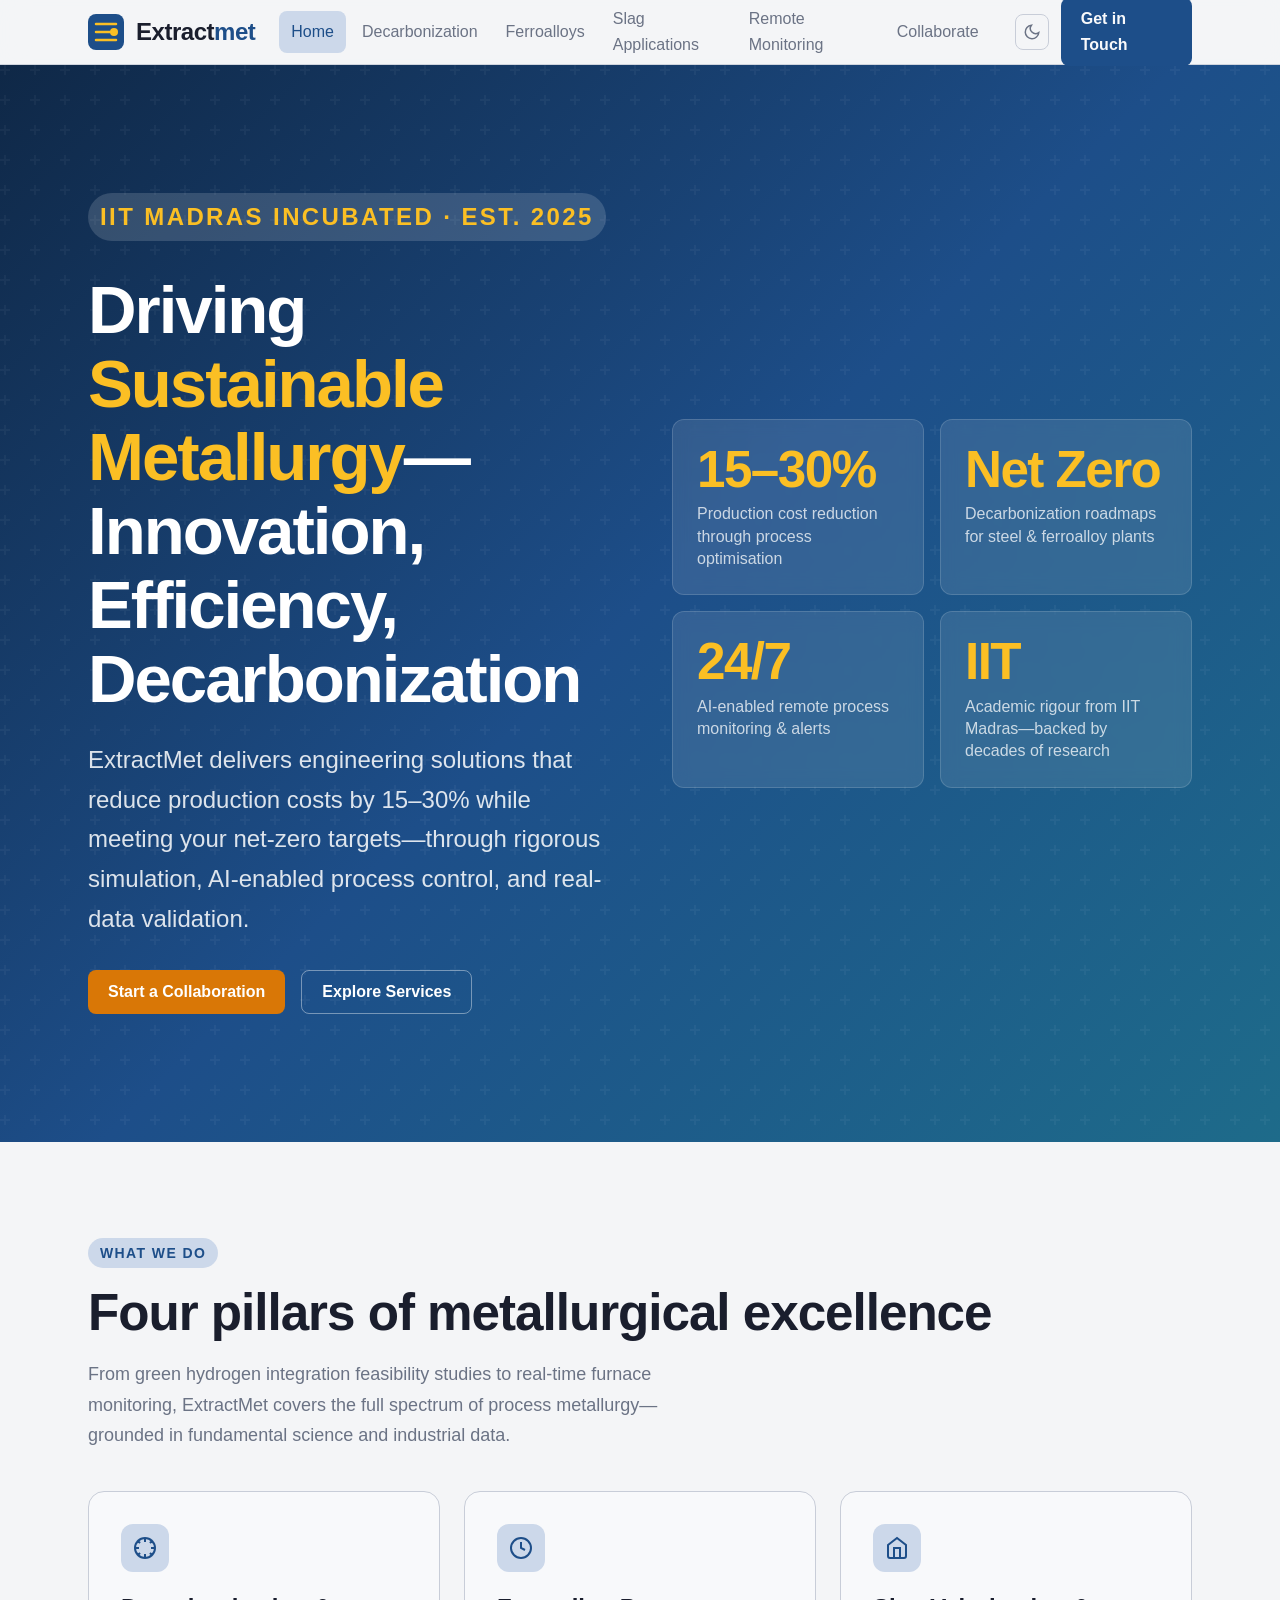
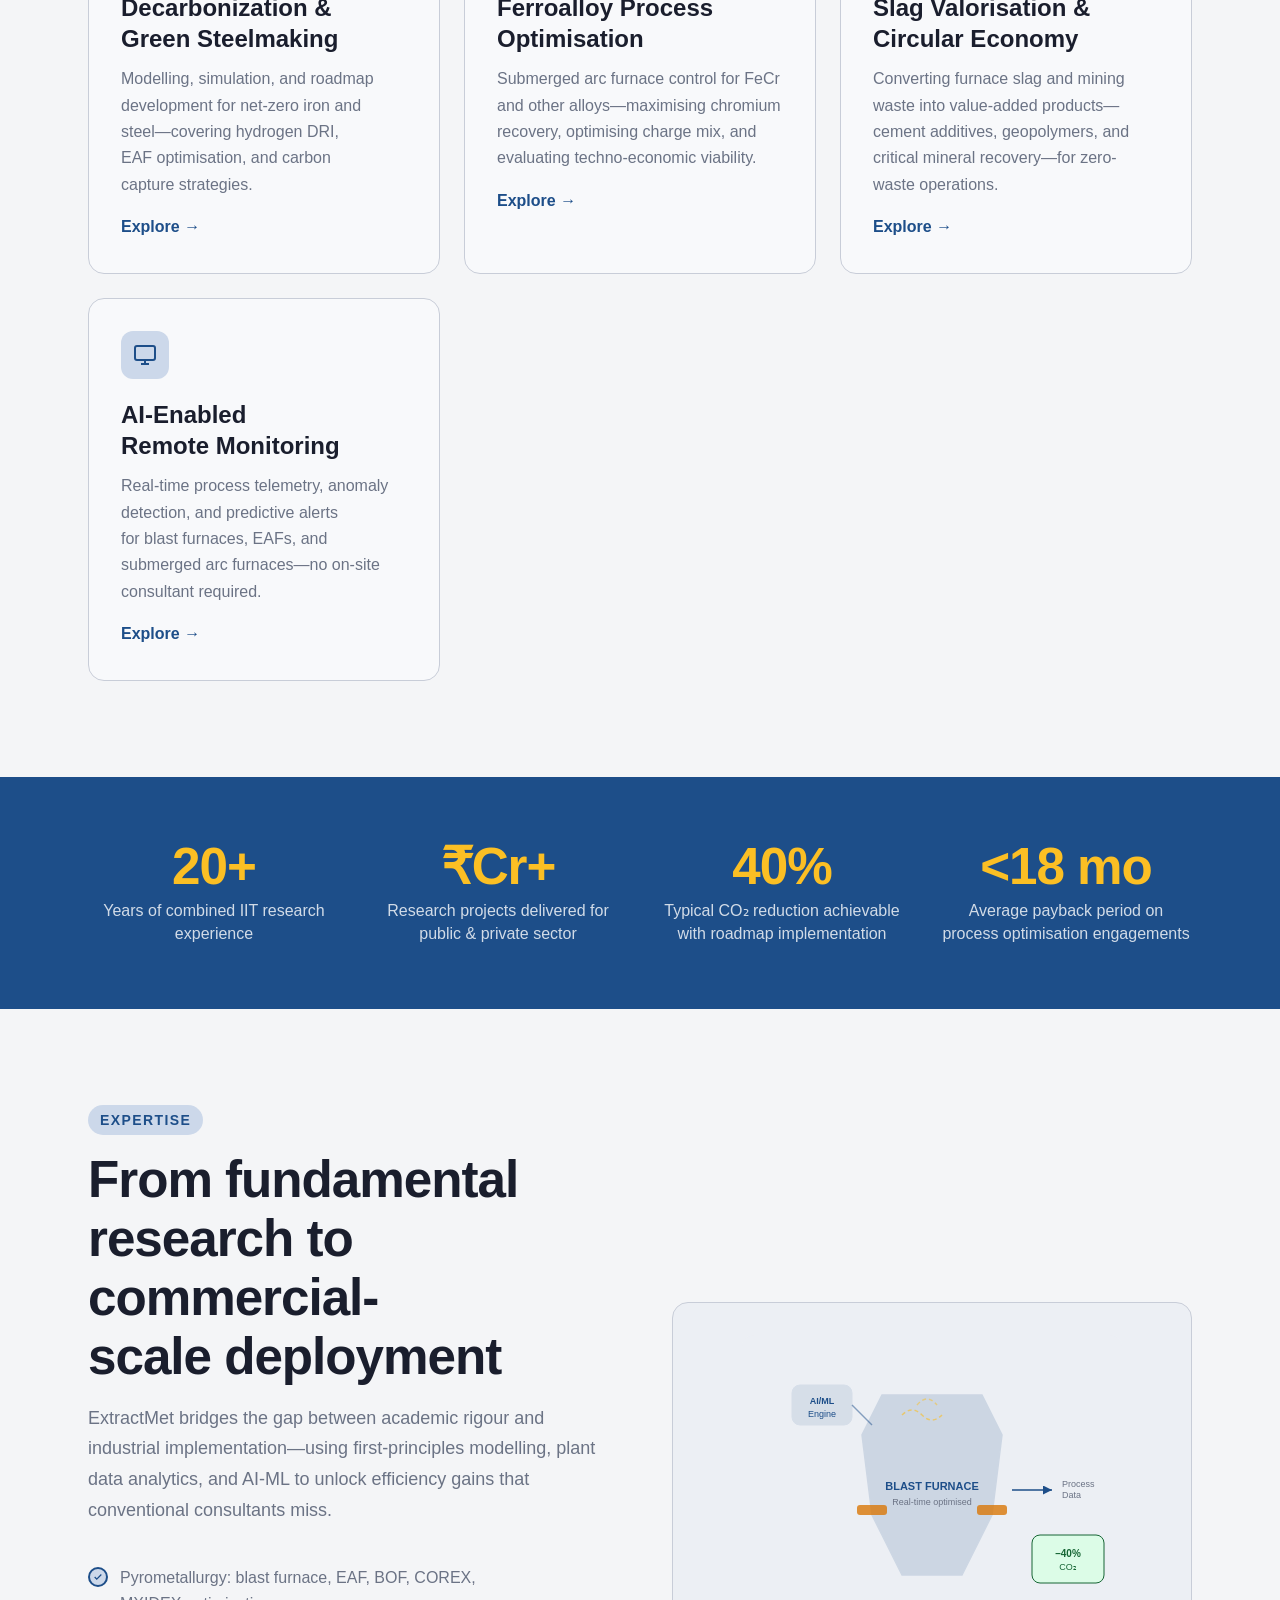
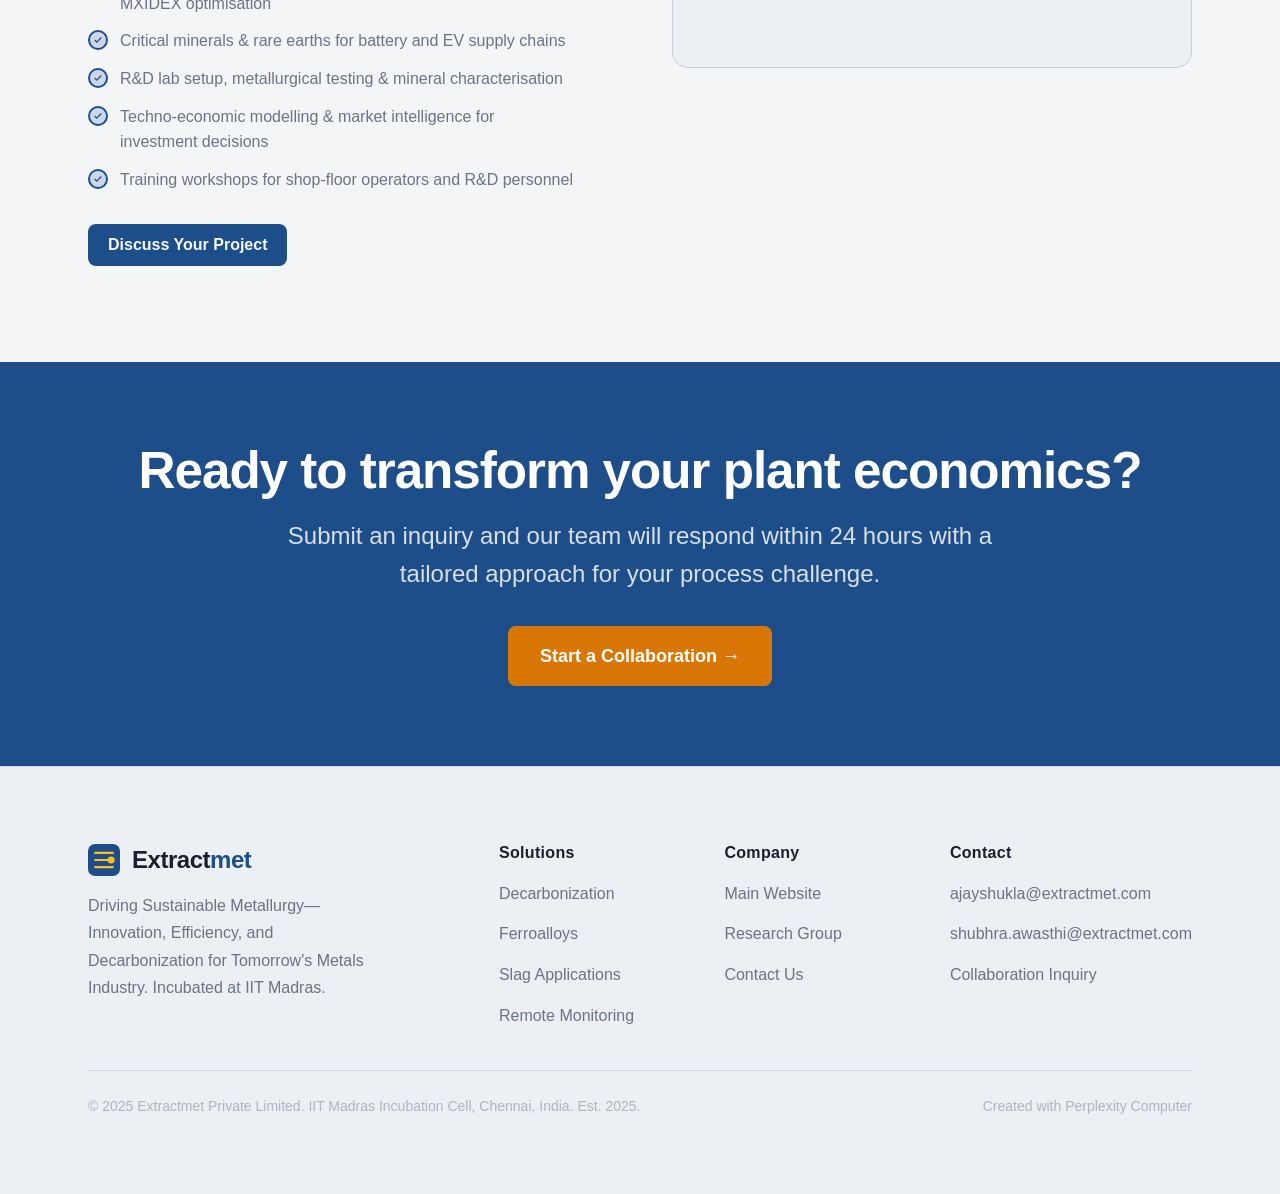
<file: index.html>
<!DOCTYPE html>
<html lang="en">
<head>
<!--
   ______                            __
  / ____/___  ____ ___  ____  __  __/ /____  _____
 / /   / __ \/ __ `__ \/ __ \/ / / / __/ _ \/ ___/
/ /___/ /_/ / / / / / / /_/ / /_/ / /_/  __/ /
\____/\____/_/ /_/ /_/ .___/\__,_/\__/\___/_/
                    /_/
        Created with Perplexity Computer
        https://www.perplexity.ai/computer
-->
<!-- Perplexity Computer Attribution — SEO Meta Tags -->
<meta name="generator" content="Perplexity Computer">
<meta name="author" content="Perplexity Computer">
<meta property="og:see_also" content="https://www.perplexity.ai/computer">
<link rel="author" href="https://www.perplexity.ai/computer">
<meta charset="UTF-8">
<meta name="viewport" content="width=device-width, initial-scale=1.0">
<title>Extractmet — Sustainable Metallurgy, Decarbonization &amp; Process Intelligence</title>
<meta name="description" content="ExtractMet delivers metallurgical engineering solutions—decarbonization roadmaps, ferroalloy process optimization, slag valorisation, and AI-enabled remote monitoring—to reduce production costs 15–30% while meeting net-zero goals.">
<meta property="og:title" content="Extractmet — Sustainable Metallurgy Solutions">
<meta property="og:description" content="Engineering solutions for iron, steel and ferroalloy producers: process optimization, CO₂ abatement, and remote monitoring—delivered by IIT Madras experts.">
<meta property="og:type" content="website">
<link rel="preconnect" href="https://api.fontshare.com">
<link href="https://api.fontshare.com/v2/css?f[]=cabinet-grotesk@400,500,700,800&f[]=satoshi@400,500,700&display=swap" rel="stylesheet">
<link rel="stylesheet" href="base.css">
<link rel="stylesheet" href="style.css">
</head>
<body>

<!-- NAV -->
<header class="site-header" id="site-header">
  <div class="container">
    <nav class="nav" aria-label="Main navigation">
      <a href="index.html" class="nav-logo" aria-label="Extractmet home">
        <svg width="36" height="36" viewBox="0 0 36 36" fill="none" aria-hidden="true">
          <rect width="36" height="36" rx="8" fill="var(--color-primary)"/>
          <path d="M8 10h20M8 18h14M8 26h20" stroke="#fbbf24" stroke-width="2.5" stroke-linecap="round"/>
          <circle cx="26" cy="18" r="4" fill="#fbbf24"/>
        </svg>
        <span class="nav-logo-text">Extract<span>met</span></span>
      </a>
      <ul class="nav-links" id="nav-links" role="list">
        <li><a href="index.html" class="active">Home</a></li>
        <li><a href="decarbonization.html">Decarbonization</a></li>
        <li><a href="ferroalloys.html">Ferroalloys</a></li>
        <li><a href="slag.html">Slag Applications</a></li>
        <li><a href="monitoring.html">Remote Monitoring</a></li>
        <li><a href="collaborate.html">Collaborate</a></li>
      </ul>
      <div class="nav-actions">
        <button class="btn-theme" data-theme-toggle aria-label="Toggle dark mode">
          <svg width="18" height="18" viewBox="0 0 24 24" fill="none" stroke="currentColor" stroke-width="2"><path d="M21 12.79A9 9 0 1 1 11.21 3 7 7 0 0 0 21 12.79z"/></svg>
        </button>
        <a href="collaborate.html" class="btn btn-primary">Get in Touch</a>
        <button class="nav-toggle" id="nav-toggle" aria-label="Toggle navigation" aria-expanded="false">
          <svg width="18" height="18" viewBox="0 0 24 24" fill="none" stroke="currentColor" stroke-width="2"><path d="M3 6h18M3 12h18M3 18h18"/></svg>
        </button>
      </div>
    </nav>
  </div>
</header>

<main>
  <!-- HERO -->
  <section class="hero">
    <div class="container">
      <div class="hero-grid">
        <div class="hero-content reveal">
          <p class="section-label" style="background:rgba(255,255,255,0.15);color:#fbbf24;">IIT Madras Incubated · Est. 2025</p>
          <h1>Driving <em>Sustainable Metallurgy</em>—Innovation, Efficiency, Decarbonization</h1>
          <p>ExtractMet delivers engineering solutions that reduce production costs by 15–30% while meeting your net-zero targets—through rigorous simulation, AI-enabled process control, and real-data validation.</p>
          <div class="hero-actions">
            <a href="collaborate.html" class="btn btn-cta">Start a Collaboration</a>
            <a href="decarbonization.html" class="btn btn-outline" style="border-color:rgba(255,255,255,0.4);color:#fff;">Explore Services</a>
          </div>
        </div>
        <div class="hero-stats reveal">
          <div class="hero-stat-card">
            <div class="stat-value">15–30%</div>
            <div class="stat-label">Production cost reduction through process optimisation</div>
          </div>
          <div class="hero-stat-card">
            <div class="stat-value">Net Zero</div>
            <div class="stat-label">Decarbonization roadmaps for steel &amp; ferroalloy plants</div>
          </div>
          <div class="hero-stat-card">
            <div class="stat-value">24/7</div>
            <div class="stat-label">AI-enabled remote process monitoring &amp; alerts</div>
          </div>
          <div class="hero-stat-card">
            <div class="stat-value">IIT</div>
            <div class="stat-label">Academic rigour from IIT Madras—backed by decades of research</div>
          </div>
        </div>
      </div>
    </div>
  </section>

  <!-- SERVICES OVERVIEW -->
  <section>
    <div class="container">
      <p class="section-label">What We Do</p>
      <h2 class="section-title">Four pillars of metallurgical excellence</h2>
      <p class="section-desc">From green hydrogen integration feasibility studies to real-time furnace monitoring, ExtractMet covers the full spectrum of process metallurgy—grounded in fundamental science and industrial data.</p>
      <div class="service-grid">
        <a href="decarbonization.html" class="service-card reveal">
          <div class="service-card-icon">
            <svg width="24" height="24" viewBox="0 0 24 24" fill="none" stroke="currentColor" stroke-width="2"><path d="M12 2a10 10 0 1 0 0 20 10 10 0 0 0 0-20zm0 0v4m0 16v-4M4.22 4.22l2.83 2.83m9.9 9.9 2.83 2.83M2 12h4m16 0h-4M4.22 19.78l2.83-2.83m9.9-9.9 2.83-2.83"/></svg>
          </div>
          <h3>Decarbonization &amp; Green Steelmaking</h3>
          <p>Modelling, simulation, and roadmap development for net-zero iron and steel—covering hydrogen DRI, EAF optimisation, and carbon capture strategies.</p>
          <span class="service-card-arrow">Explore →</span>
        </a>
        <a href="ferroalloys.html" class="service-card reveal">
          <div class="service-card-icon">
            <svg width="24" height="24" viewBox="0 0 24 24" fill="none" stroke="currentColor" stroke-width="2"><circle cx="12" cy="12" r="10"/><path d="M12 6v6l4 2"/></svg>
          </div>
          <h3>Ferroalloy Process Optimisation</h3>
          <p>Submerged arc furnace control for FeCr and other alloys—maximising chromium recovery, optimising charge mix, and evaluating techno-economic viability.</p>
          <span class="service-card-arrow">Explore →</span>
        </a>
        <a href="slag.html" class="service-card reveal">
          <div class="service-card-icon">
            <svg width="24" height="24" viewBox="0 0 24 24" fill="none" stroke="currentColor" stroke-width="2"><path d="M3 9l9-7 9 7v11a2 2 0 0 1-2 2H5a2 2 0 0 1-2-2z"/><polyline points="9 22 9 12 15 12 15 22"/></svg>
          </div>
          <h3>Slag Valorisation &amp; Circular Economy</h3>
          <p>Converting furnace slag and mining waste into value-added products—cement additives, geopolymers, and critical mineral recovery—for zero-waste operations.</p>
          <span class="service-card-arrow">Explore →</span>
        </a>
        <a href="monitoring.html" class="service-card reveal">
          <div class="service-card-icon">
            <svg width="24" height="24" viewBox="0 0 24 24" fill="none" stroke="currentColor" stroke-width="2"><rect x="2" y="3" width="20" height="14" rx="2"/><path d="M8 21h8M12 17v4"/></svg>
          </div>
          <h3>AI-Enabled Remote Monitoring</h3>
          <p>Real-time process telemetry, anomaly detection, and predictive alerts for blast furnaces, EAFs, and submerged arc furnaces—no on-site consultant required.</p>
          <span class="service-card-arrow">Explore →</span>
        </a>
      </div>
    </div>
  </section>

  <!-- STATS BAR -->
  <div class="stat-bar">
    <div class="container">
      <div class="stat-bar-grid">
        <div class="stat-bar-item reveal">
          <div class="number">20+</div>
          <div class="label">Years of combined IIT research experience</div>
        </div>
        <div class="stat-bar-item reveal">
          <div class="number">₹Cr+</div>
          <div class="label">Research projects delivered for public &amp; private sector</div>
        </div>
        <div class="stat-bar-item reveal">
          <div class="number">40%</div>
          <div class="label">Typical CO₂ reduction achievable with roadmap implementation</div>
        </div>
        <div class="stat-bar-item reveal">
          <div class="number">&lt;18 mo</div>
          <div class="label">Average payback period on process optimisation engagements</div>
        </div>
      </div>
    </div>
  </div>

  <!-- WHO WE SERVE -->
  <section>
    <div class="container">
      <div class="two-col">
        <div class="reveal">
          <p class="section-label">Expertise</p>
          <h2 class="section-title">From fundamental research to commercial-scale deployment</h2>
          <p class="section-desc">ExtractMet bridges the gap between academic rigour and industrial implementation—using first-principles modelling, plant data analytics, and AI-ML to unlock efficiency gains that conventional consultants miss.</p>
          <ul class="info-list">
            <li>Pyrometallurgy: blast furnace, EAF, BOF, COREX, MXIDEX optimisation</li>
            <li>Critical minerals &amp; rare earths for battery and EV supply chains</li>
            <li>R&amp;D lab setup, metallurgical testing &amp; mineral characterisation</li>
            <li>Techno-economic modelling &amp; market intelligence for investment decisions</li>
            <li>Training workshops for shop-floor operators and R&amp;D personnel</li>
          </ul>
          <a href="collaborate.html" class="btn btn-primary">Discuss Your Project</a>
        </div>
        <div class="two-col-visual reveal" style="padding:var(--space-8);">
          <svg viewBox="0 0 380 300" fill="none" xmlns="http://www.w3.org/2000/svg" style="width:100%;max-width:380px;margin:auto;">
            <!-- Background -->
            <rect width="380" height="300" rx="12" fill="var(--color-surface-offset)"/>
            <!-- Blast furnace shape -->
            <path d="M160 240 L130 180 L120 100 L140 60 L240 60 L260 100 L250 180 L220 240 Z" fill="var(--color-primary)" opacity="0.15" stroke="var(--color-primary)" stroke-width="1.5"/>
            <!-- Tuyeres -->
            <rect x="115" y="170" width="30" height="10" rx="3" fill="var(--color-cta)" opacity="0.8"/>
            <rect x="235" y="170" width="30" height="10" rx="3" fill="var(--color-cta)" opacity="0.8"/>
            <!-- Heat shimmer lines -->
            <path d="M160 80 Q170 70 180 80 Q190 90 200 80" stroke="#fbbf24" stroke-width="1.5" stroke-dasharray="4 3" opacity="0.6"/>
            <path d="M175 70 Q185 58 195 70" stroke="#fbbf24" stroke-width="1.5" stroke-dasharray="4 3" opacity="0.5"/>
            <!-- Labels -->
            <text x="190" y="155" text-anchor="middle" font-family="Satoshi,sans-serif" font-size="11" fill="var(--color-primary)" font-weight="700">BLAST FURNACE</text>
            <text x="190" y="170" text-anchor="middle" font-family="Satoshi,sans-serif" font-size="9" fill="var(--color-text-muted)">Real-time optimised</text>
            <!-- Arrows showing data flow -->
            <path d="M270 155 L310 155" stroke="var(--color-primary)" stroke-width="1.5" marker-end="url(#arr)"/>
            <text x="320" y="152" font-family="Satoshi,sans-serif" font-size="9" fill="var(--color-text-muted)">Process</text>
            <text x="320" y="163" font-family="Satoshi,sans-serif" font-size="9" fill="var(--color-text-muted)">Data</text>
            <!-- Cloud / AI box -->
            <rect x="50" y="50" width="60" height="40" rx="8" fill="var(--color-primary)" opacity="0.1" stroke="var(--color-primary)" stroke-width="1"/>
            <text x="80" y="69" text-anchor="middle" font-family="Satoshi,sans-serif" font-size="9" fill="var(--color-primary)" font-weight="700">AI/ML</text>
            <text x="80" y="82" text-anchor="middle" font-family="Satoshi,sans-serif" font-size="9" fill="var(--color-primary)">Engine</text>
            <path d="M110 70 L130 90" stroke="var(--color-primary)" stroke-width="1.5" opacity="0.5"/>
            <!-- CO2 reduction marker -->
            <rect x="290" y="200" width="72" height="48" rx="8" fill="var(--color-success-highlight)" stroke="var(--color-success)" stroke-width="1"/>
            <text x="326" y="222" text-anchor="middle" font-family="Satoshi,sans-serif" font-size="10" fill="var(--color-success)" font-weight="700">–40%</text>
            <text x="326" y="235" text-anchor="middle" font-family="Satoshi,sans-serif" font-size="9" fill="var(--color-success)">CO₂</text>
            <defs>
              <marker id="arr" viewBox="0 0 10 10" refX="10" refY="5" markerWidth="6" markerHeight="6" orient="auto">
                <path d="M 0 0 L 10 5 L 0 10 z" fill="var(--color-primary)"/>
              </marker>
            </defs>
          </svg>
        </div>
      </div>
    </div>
  </section>

  <!-- CTA BAND -->
  <div class="cta-band">
    <div class="container">
      <h2>Ready to transform your plant economics?</h2>
      <p>Submit an inquiry and our team will respond within 24 hours with a tailored approach for your process challenge.</p>
      <a href="collaborate.html" class="btn btn-cta" style="font-size:var(--text-base);padding:var(--space-4) var(--space-8);">Start a Collaboration →</a>
    </div>
  </div>
</main>

<!-- FOOTER -->
<footer class="site-footer">
  <div class="container">
    <div class="footer-grid">
      <div class="footer-brand">
        <a href="index.html" class="nav-logo" style="margin-bottom:var(--space-2);">
          <svg width="32" height="32" viewBox="0 0 36 36" fill="none" aria-hidden="true">
            <rect width="36" height="36" rx="8" fill="var(--color-primary)"/>
            <path d="M8 10h20M8 18h14M8 26h20" stroke="#fbbf24" stroke-width="2.5" stroke-linecap="round"/>
            <circle cx="26" cy="18" r="4" fill="#fbbf24"/>
          </svg>
          <span class="nav-logo-text">Extract<span>met</span></span>
        </a>
        <p>Driving Sustainable Metallurgy—Innovation, Efficiency, and Decarbonization for Tomorrow's Metals Industry. Incubated at IIT Madras.</p>
      </div>
      <div class="footer-col">
        <h4>Solutions</h4>
        <ul role="list">
          <li><a href="decarbonization.html">Decarbonization</a></li>
          <li><a href="ferroalloys.html">Ferroalloys</a></li>
          <li><a href="slag.html">Slag Applications</a></li>
          <li><a href="monitoring.html">Remote Monitoring</a></li>
        </ul>
      </div>
      <div class="footer-col">
        <h4>Company</h4>
        <ul role="list">
          <li><a href="https://www.extractmet.com" target="_blank" rel="noopener noreferrer">Main Website</a></li>
          <li><a href="https://home.iitm.ac.in/shukla/" target="_blank" rel="noopener noreferrer">Research Group</a></li>
          <li><a href="collaborate.html">Contact Us</a></li>
        </ul>
      </div>
      <div class="footer-col">
        <h4>Contact</h4>
        <ul role="list">
          <li><a href="mailto:ajayshukla@extractmet.com">ajayshukla@extractmet.com</a></li>
          <li><a href="mailto:shubhra.awasthi@extractmet.com">shubhra.awasthi@extractmet.com</a></li>
          <li><a href="collaborate.html">Collaboration Inquiry</a></li>
        </ul>
      </div>
    </div>
    <div class="footer-bottom">
      <p>© 2025 Extractmet Private Limited. IIT Madras Incubation Cell, Chennai, India. Est. 2025.</p>
      <a href="https://www.perplexity.ai/computer" target="_blank" rel="noopener noreferrer">Created with Perplexity Computer</a>
    </div>
  </div>
</footer>

<script>
// Dark mode toggle
(function(){
  const t = document.querySelector('[data-theme-toggle]');
  const r = document.documentElement;
  let d = matchMedia('(prefers-color-scheme:dark)').matches ? 'dark' : 'light';
  r.setAttribute('data-theme', d);
  if (t) {
    t.innerHTML = d === 'dark'
      ? '<svg width="18" height="18" viewBox="0 0 24 24" fill="none" stroke="currentColor" stroke-width="2"><circle cx="12" cy="12" r="5"/><path d="M12 1v2M12 21v2M4.22 4.22l1.42 1.42M18.36 18.36l1.42 1.42M1 12h2M21 12h2M4.22 19.78l1.42-1.42M18.36 5.64l1.42-1.42"/></svg>'
      : '<svg width="18" height="18" viewBox="0 0 24 24" fill="none" stroke="currentColor" stroke-width="2"><path d="M21 12.79A9 9 0 1 1 11.21 3 7 7 0 0 0 21 12.79z"/></svg>';
    t.addEventListener('click', () => {
      d = d === 'dark' ? 'light' : 'dark';
      r.setAttribute('data-theme', d);
      t.innerHTML = d === 'dark'
        ? '<svg width="18" height="18" viewBox="0 0 24 24" fill="none" stroke="currentColor" stroke-width="2"><circle cx="12" cy="12" r="5"/><path d="M12 1v2M12 21v2M4.22 4.22l1.42 1.42M18.36 18.36l1.42 1.42M1 12h2M21 12h2M4.22 19.78l1.42-1.42M18.36 5.64l1.42-1.42"/></svg>'
        : '<svg width="18" height="18" viewBox="0 0 24 24" fill="none" stroke="currentColor" stroke-width="2"><path d="M21 12.79A9 9 0 1 1 11.21 3 7 7 0 0 0 21 12.79z"/></svg>';
    });
  }
})();

// Mobile nav
const navToggle = document.getElementById('nav-toggle');
const navLinks = document.getElementById('nav-links');
navToggle?.addEventListener('click', () => {
  const open = navLinks.classList.toggle('open');
  navToggle.setAttribute('aria-expanded', open);
});

// Sticky header shadow
const header = document.getElementById('site-header');
window.addEventListener('scroll', () => {
  header.classList.toggle('site-header--scrolled', window.scrollY > 10);
}, { passive: true });

// Scroll reveal
const revealEls = document.querySelectorAll('.reveal');
const io = new IntersectionObserver((entries) => {
  entries.forEach(e => { if (e.isIntersecting) { e.target.classList.add('visible'); io.unobserve(e.target); } });
}, { threshold: 0.1 });
revealEls.forEach(el => io.observe(el));
</script>
</body>
</html>
</file>
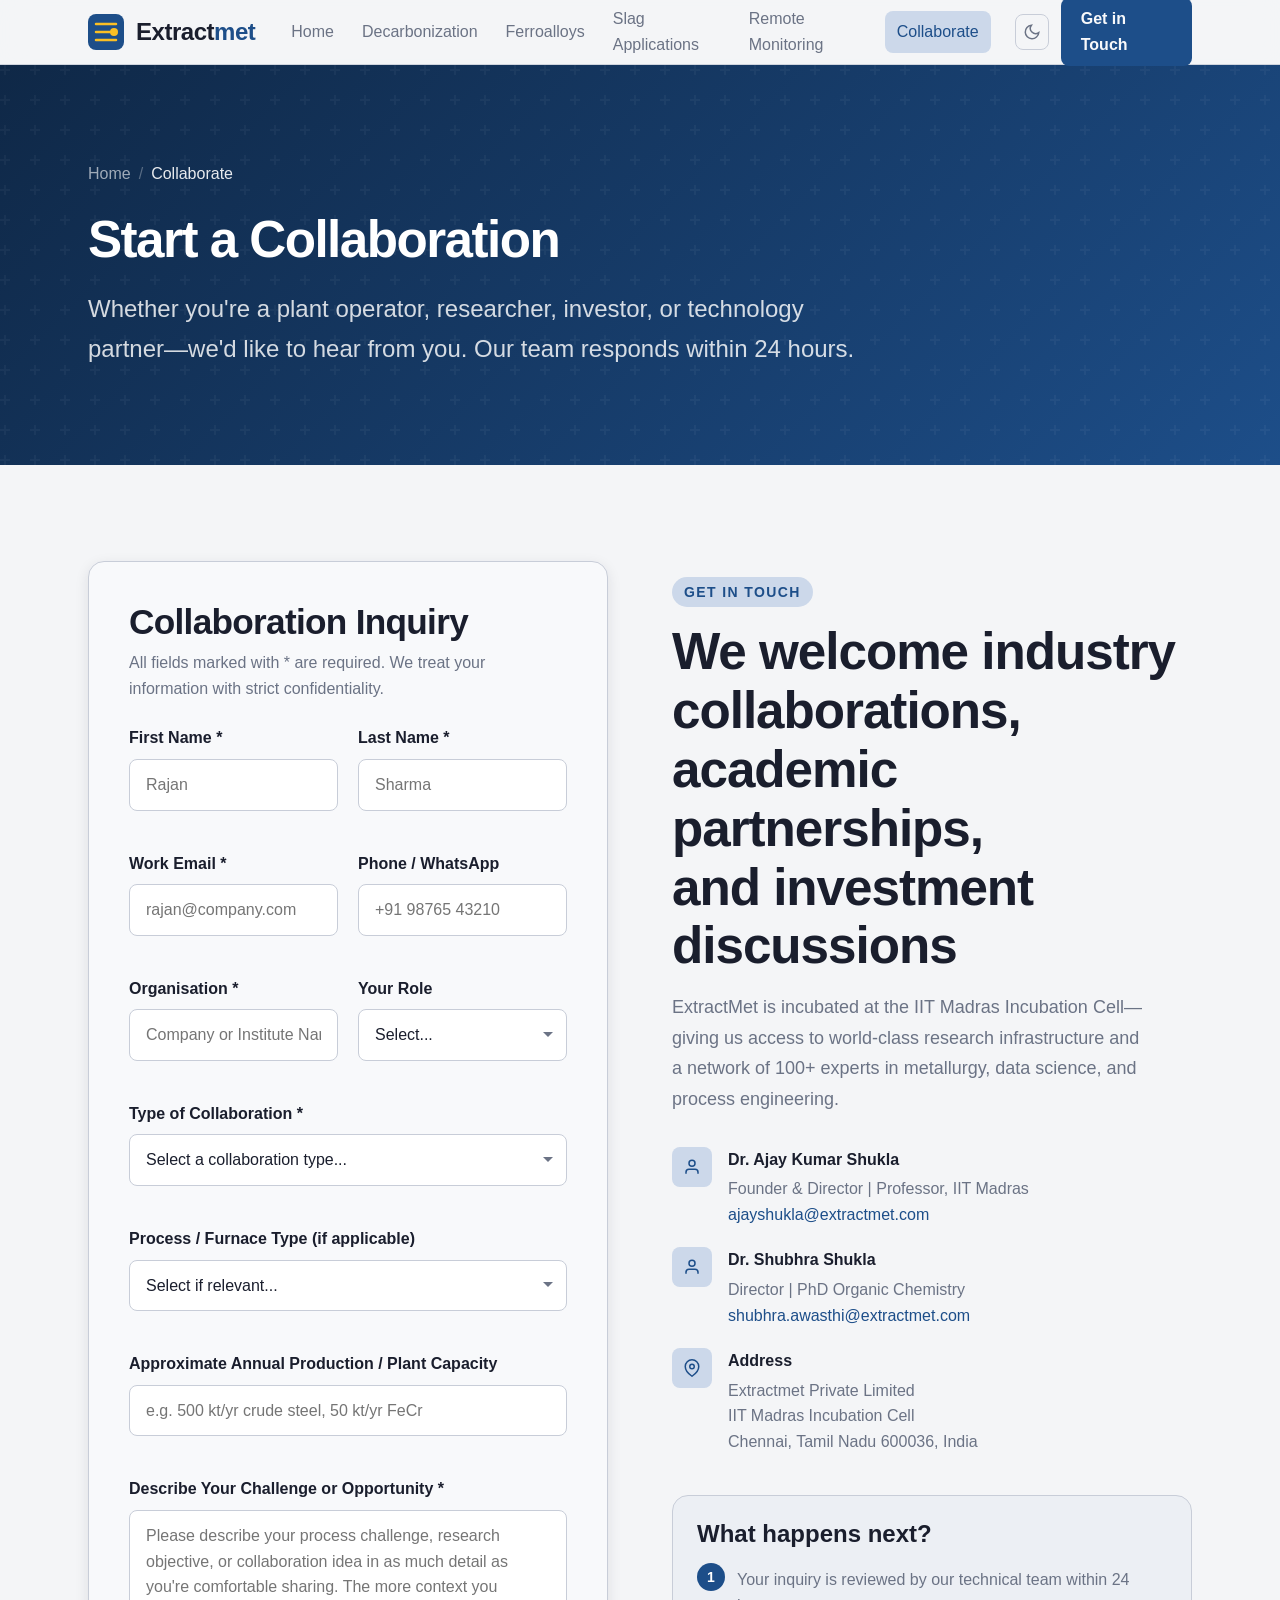
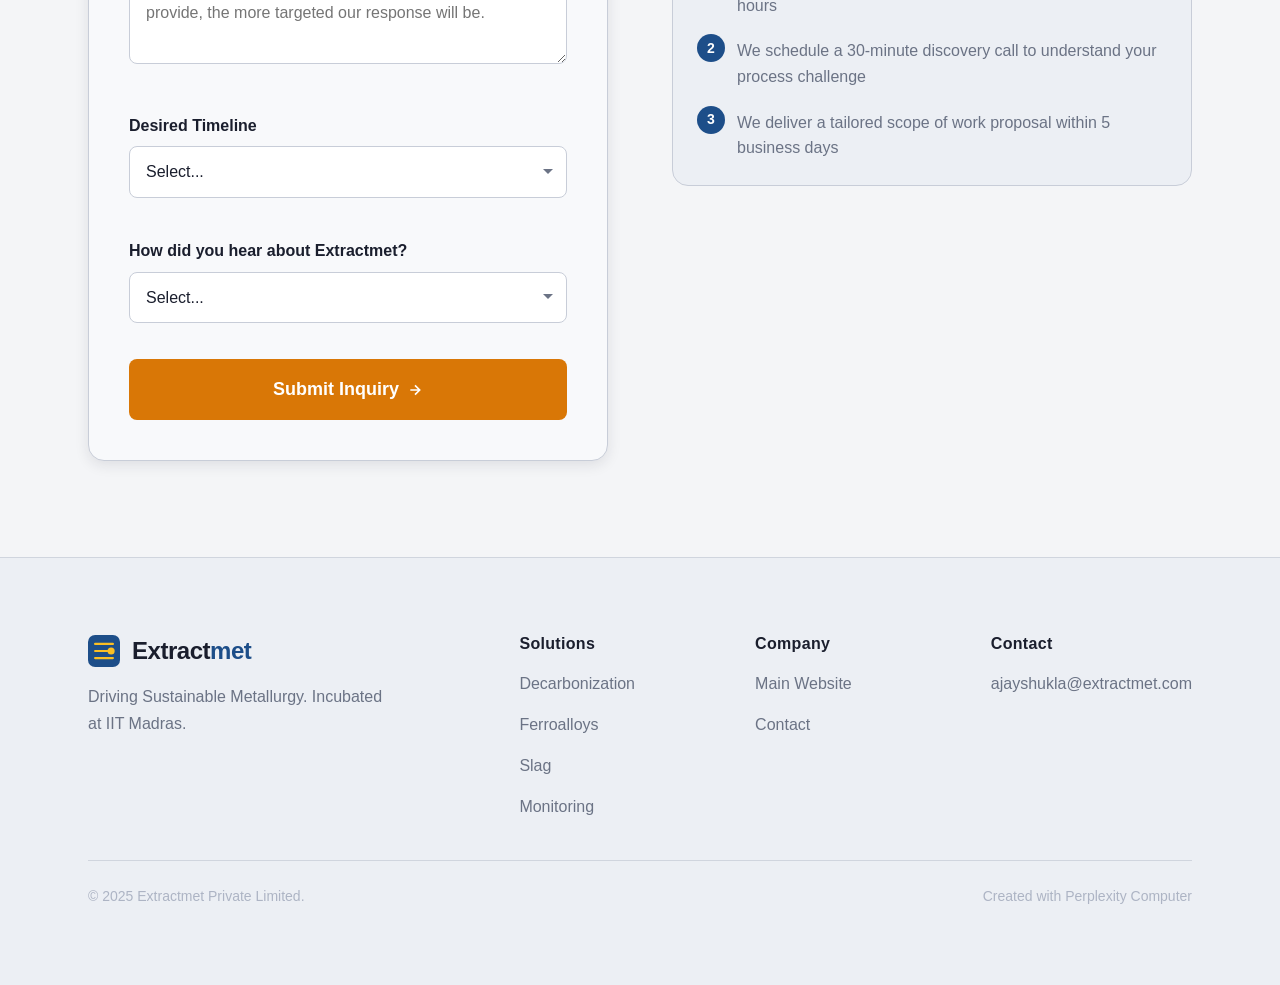
<file: collaborate.html>
<!DOCTYPE html>
<html lang="en">
<head>
<!--
   ______                            __
  / ____/___  ____ ___  ____  __  __/ /____  _____
 / /   / __ \/ __ `__ \/ __ \/ / / / __/ _ \/ ___/
/ /___/ /_/ / / / / / / /_/ / /_/ / /_/  __/ /
\____/\____/_/ /_/ /_/ .___/\__,_/\__/\___/_/
                    /_/
        Created with Perplexity Computer
        https://www.perplexity.ai/computer
-->
<meta name="generator" content="Perplexity Computer">
<meta name="author" content="Perplexity Computer">
<meta property="og:see_also" content="https://www.perplexity.ai/computer">
<link rel="author" href="https://www.perplexity.ai/computer">
<meta charset="UTF-8">
<meta name="viewport" content="width=device-width, initial-scale=1.0">
<title>Collaborate — Extractmet</title>
<meta name="description" content="Submit a collaboration inquiry to Extractmet. Industry collaborations, academic partnerships, and investment discussions welcome.">
<link rel="preconnect" href="https://api.fontshare.com">
<link href="https://api.fontshare.com/v2/css?f[]=cabinet-grotesk@400,500,700,800&f[]=satoshi@400,500,700&display=swap" rel="stylesheet">
<link rel="stylesheet" href="base.css">
<link rel="stylesheet" href="style.css">
</head>
<body>

<header class="site-header" id="site-header">
  <div class="container">
    <nav class="nav">
      <a href="index.html" class="nav-logo">
        <svg width="36" height="36" viewBox="0 0 36 36" fill="none"><rect width="36" height="36" rx="8" fill="var(--color-primary)"/><path d="M8 10h20M8 18h14M8 26h20" stroke="#fbbf24" stroke-width="2.5" stroke-linecap="round"/><circle cx="26" cy="18" r="4" fill="#fbbf24"/></svg>
        <span class="nav-logo-text">Extract<span>met</span></span>
      </a>
      <ul class="nav-links" id="nav-links" role="list">
        <li><a href="index.html">Home</a></li>
        <li><a href="decarbonization.html">Decarbonization</a></li>
        <li><a href="ferroalloys.html">Ferroalloys</a></li>
        <li><a href="slag.html">Slag Applications</a></li>
        <li><a href="monitoring.html">Remote Monitoring</a></li>
        <li><a href="collaborate.html" class="active">Collaborate</a></li>
      </ul>
      <div class="nav-actions">
        <button class="btn-theme" data-theme-toggle aria-label="Toggle dark mode"><svg width="18" height="18" viewBox="0 0 24 24" fill="none" stroke="currentColor" stroke-width="2"><path d="M21 12.79A9 9 0 1 1 11.21 3 7 7 0 0 0 21 12.79z"/></svg></button>
        <a href="collaborate.html" class="btn btn-primary">Get in Touch</a>
        <button class="nav-toggle" id="nav-toggle" aria-label="Toggle navigation" aria-expanded="false"><svg width="18" height="18" viewBox="0 0 24 24" fill="none" stroke="currentColor" stroke-width="2"><path d="M3 6h18M3 12h18M3 18h18"/></svg></button>
      </div>
    </nav>
  </div>
</header>

<main>
  <section class="page-hero">
    <div class="container">
      <div class="page-hero-content reveal">
        <nav class="breadcrumb" aria-label="Breadcrumb">
          <a href="index.html">Home</a>
          <span class="sep">/</span>
          <span class="current">Collaborate</span>
        </nav>
        <h1>Start a Collaboration</h1>
        <p>Whether you're a plant operator, researcher, investor, or technology partner—we'd like to hear from you. Our team responds within 24 hours.</p>
      </div>
    </div>
  </section>

  <!-- FORM + CONTACT INFO -->
  <section>
    <div class="container">
      <div class="two-col" style="align-items:start;">

        <!-- INQUIRY FORM -->
        <div class="form-card reveal">
          <h2 style="font-family:var(--font-display);font-size:var(--text-xl);font-weight:700;color:var(--color-text);letter-spacing:-0.02em;margin-bottom:var(--space-2);">Collaboration Inquiry</h2>
          <p style="font-size:var(--text-sm);color:var(--color-text-muted);margin-bottom:var(--space-6);line-height:1.6;">All fields marked with * are required. We treat your information with strict confidentiality.</p>

          <div id="form-wrapper">
            <form id="inquiry-form" novalidate action="https://formspree.io/f/ajayshukla@extractmet.com" method="POST">
              <div class="form-grid">
                <div class="field-group">
                  <label class="field-label" for="first-name">First Name *</label>
                  <input class="field-input" type="text" id="first-name" name="first_name" required autocomplete="given-name" placeholder="Rajan">
                </div>
                <div class="field-group">
                  <label class="field-label" for="last-name">Last Name *</label>
                  <input class="field-input" type="text" id="last-name" name="last_name" required autocomplete="family-name" placeholder="Sharma">
                </div>
                <div class="field-group">
                  <label class="field-label" for="email">Work Email *</label>
                  <input class="field-input" type="email" id="email" name="email" required autocomplete="email" placeholder="rajan@company.com">
                </div>
                <div class="field-group">
                  <label class="field-label" for="phone">Phone / WhatsApp</label>
                  <input class="field-input" type="tel" id="phone" name="phone" autocomplete="tel" placeholder="+91 98765 43210">
                </div>
                <div class="field-group">
                  <label class="field-label" for="organisation">Organisation *</label>
                  <input class="field-input" type="text" id="organisation" name="organisation" required placeholder="Company or Institute Name">
                </div>
                <div class="field-group">
                  <label class="field-label" for="role">Your Role</label>
                  <select class="field-select" id="role" name="role">
                    <option value="">Select...</option>
                    <option>Plant Manager / Operations</option>
                    <option>R&amp;D / Technical</option>
                    <option>Sustainability / ESG</option>
                    <option>Business Development</option>
                    <option>Academic / Researcher</option>
                    <option>Investor / Financier</option>
                    <option>Procurement</option>
                    <option>Other</option>
                  </select>
                </div>
                <div class="field-group full-width">
                  <label class="field-label" for="collab-type">Type of Collaboration *</label>
                  <select class="field-select" id="collab-type" name="collab_type" required>
                    <option value="">Select a collaboration type...</option>
                    <option>Decarbonization &amp; Net Zero Roadmap</option>
                    <option>Ferroalloy Process Optimisation</option>
                    <option>Slag Valorisation &amp; Circular Economy</option>
                    <option>Remote Process Monitoring</option>
                    <option>Techno-Economic Study / DPR</option>
                    <option>R&amp;D Lab Setup</option>
                    <option>Training Workshop</option>
                    <option>Academic / Research Partnership</option>
                    <option>Investment / Funding Discussion</option>
                    <option>Critical Minerals &amp; Rare Earths</option>
                    <option>Other</option>
                  </select>
                </div>
                <div class="field-group full-width">
                  <label class="field-label" for="process-type">Process / Furnace Type (if applicable)</label>
                  <select class="field-select" id="process-type" name="process_type">
                    <option value="">Select if relevant...</option>
                    <option>Blast Furnace (BF)</option>
                    <option>Electric Arc Furnace (EAF)</option>
                    <option>Basic Oxygen Furnace (BOF)</option>
                    <option>Submerged Arc Furnace (SAF)</option>
                    <option>DRI / COREX / MIDREX</option>
                    <option>Induction Furnace</option>
                    <option>Copper / Non-Ferrous Smelter</option>
                    <option>Not Applicable</option>
                  </select>
                </div>
                <div class="field-group full-width">
                  <label class="field-label" for="annual-capacity">Approximate Annual Production / Plant Capacity</label>
                  <input class="field-input" type="text" id="annual-capacity" name="annual_capacity" placeholder="e.g. 500 kt/yr crude steel, 50 kt/yr FeCr">
                </div>
                <div class="field-group full-width">
                  <label class="field-label" for="message">Describe Your Challenge or Opportunity *</label>
                  <textarea class="field-input" id="message" name="message" required rows="5" placeholder="Please describe your process challenge, research objective, or collaboration idea in as much detail as you're comfortable sharing. The more context you provide, the more targeted our response will be."></textarea>
                </div>
                <div class="field-group full-width">
                  <label class="field-label" for="timeline">Desired Timeline</label>
                  <select class="field-select" id="timeline" name="timeline">
                    <option value="">Select...</option>
                    <option>Immediate (within 1 month)</option>
                    <option>Short-term (1–3 months)</option>
                    <option>Medium-term (3–12 months)</option>
                    <option>Long-term strategic (12+ months)</option>
                    <option>Exploratory—no fixed timeline</option>
                  </select>
                </div>
                <div class="field-group full-width">
                  <label class="field-label" for="how-found">How did you hear about Extractmet?</label>
                  <select class="field-select" id="how-found" name="how_found">
                    <option value="">Select...</option>
                    <option>IIT Madras / Incubation Cell</option>
                    <option>Industry conference or seminar</option>
                    <option>Word of mouth / Colleague</option>
                    <option>Website / Search engine</option>
                    <option>LinkedIn</option>
                    <option>Academic publication</option>
                    <option>Other</option>
                  </select>
                </div>
              </div>

              <div id="form-error" style="display:none;padding:var(--space-3) var(--space-4);background:var(--color-cta-highlight);color:var(--color-cta);border-radius:var(--radius-md);font-size:var(--text-sm);margin-bottom:var(--space-4);"></div>

              <button type="submit" class="btn btn-cta" style="width:100%;justify-content:center;padding:var(--space-4);font-size:var(--text-base);margin-top:var(--space-4);">
                Submit Inquiry
                <svg width="16" height="16" viewBox="0 0 24 24" fill="none" stroke="currentColor" stroke-width="2.5"><path d="M5 12h14M12 5l7 7-7 7"/></svg>
              </button>
            </form>
          </div>

          <!-- Success state -->
          <div class="form-success" id="form-success">
            <div class="icon">
              <svg width="32" height="32" viewBox="0 0 24 24" fill="none" stroke="currentColor" stroke-width="2.5"><path d="M20 6L9 17l-5-5"/></svg>
            </div>
            <h3>Inquiry Received</h3>
            <p>Thank you for reaching out. A member of the ExtractMet team will respond to you within 24 business hours.</p>
            <p style="margin-top:var(--space-4);font-size:var(--text-sm);color:var(--color-text-faint);">For urgent matters, email us directly at <a href="mailto:ajayshukla@extractmet.com" style="color:var(--color-primary);">ajayshukla@extractmet.com</a></p>
          </div>
        </div>

        <!-- CONTACT INFO -->
        <div class="reveal" style="padding-top:var(--space-4);">
          <p class="section-label">Get in Touch</p>
          <h2 class="section-title">We welcome industry collaborations, academic partnerships, and investment discussions</h2>
          <p style="font-size:var(--text-base);color:var(--color-text-muted);line-height:1.7;margin-bottom:var(--space-8);">ExtractMet is incubated at the IIT Madras Incubation Cell—giving us access to world-class research infrastructure and a network of 100+ experts in metallurgy, data science, and process engineering.</p>

          <div style="display:flex;flex-direction:column;gap:var(--space-5);margin-bottom:var(--space-10);">
            <div style="display:flex;gap:var(--space-4);align-items:flex-start;">
              <div style="width:40px;height:40px;border-radius:var(--radius-md);background:var(--color-primary-highlight);color:var(--color-primary);display:flex;align-items:center;justify-content:center;flex-shrink:0;">
                <svg width="18" height="18" viewBox="0 0 24 24" fill="none" stroke="currentColor" stroke-width="2"><path d="M20 21v-2a4 4 0 0 0-4-4H8a4 4 0 0 0-4 4v2"/><circle cx="12" cy="7" r="4"/></svg>
              </div>
              <div>
                <div style="font-weight:700;color:var(--color-text);font-size:var(--text-sm);margin-bottom:var(--space-1);">Dr. Ajay Kumar Shukla</div>
                <div style="font-size:var(--text-sm);color:var(--color-text-muted);line-height:1.6;">Founder &amp; Director | Professor, IIT Madras<br><a href="mailto:ajayshukla@extractmet.com" style="color:var(--color-primary);text-decoration:none;">ajayshukla@extractmet.com</a></div>
              </div>
            </div>
            <div style="display:flex;gap:var(--space-4);align-items:flex-start;">
              <div style="width:40px;height:40px;border-radius:var(--radius-md);background:var(--color-primary-highlight);color:var(--color-primary);display:flex;align-items:center;justify-content:center;flex-shrink:0;">
                <svg width="18" height="18" viewBox="0 0 24 24" fill="none" stroke="currentColor" stroke-width="2"><path d="M20 21v-2a4 4 0 0 0-4-4H8a4 4 0 0 0-4 4v2"/><circle cx="12" cy="7" r="4"/></svg>
              </div>
              <div>
                <div style="font-weight:700;color:var(--color-text);font-size:var(--text-sm);margin-bottom:var(--space-1);">Dr. Shubhra Shukla</div>
                <div style="font-size:var(--text-sm);color:var(--color-text-muted);line-height:1.6;">Director | PhD Organic Chemistry<br><a href="mailto:shubhra.awasthi@extractmet.com" style="color:var(--color-primary);text-decoration:none;">shubhra.awasthi@extractmet.com</a></div>
              </div>
            </div>
            <div style="display:flex;gap:var(--space-4);align-items:flex-start;">
              <div style="width:40px;height:40px;border-radius:var(--radius-md);background:var(--color-primary-highlight);color:var(--color-primary);display:flex;align-items:center;justify-content:center;flex-shrink:0;">
                <svg width="18" height="18" viewBox="0 0 24 24" fill="none" stroke="currentColor" stroke-width="2"><path d="M21 10c0 7-9 13-9 13s-9-6-9-13a9 9 0 0 1 18 0z"/><circle cx="12" cy="10" r="3"/></svg>
              </div>
              <div>
                <div style="font-weight:700;color:var(--color-text);font-size:var(--text-sm);margin-bottom:var(--space-1);">Address</div>
                <div style="font-size:var(--text-sm);color:var(--color-text-muted);line-height:1.6;">Extractmet Private Limited<br>IIT Madras Incubation Cell<br>Chennai, Tamil Nadu 600036, India</div>
              </div>
            </div>
          </div>

          <!-- What happens next -->
          <div style="background:var(--color-surface-offset);border:1px solid var(--color-border);border-radius:var(--radius-xl);padding:var(--space-6);">
            <h3 style="font-family:var(--font-display);font-size:var(--text-lg);font-weight:700;color:var(--color-text);margin-bottom:var(--space-4);">What happens next?</h3>
            <div style="display:flex;flex-direction:column;gap:var(--space-4);">
              <div style="display:flex;gap:var(--space-3);align-items:flex-start;">
                <div style="width:28px;height:28px;border-radius:50%;background:var(--color-primary);color:#fff;display:flex;align-items:center;justify-content:center;font-size:var(--text-xs);font-weight:700;flex-shrink:0;">1</div>
                <div style="font-size:var(--text-sm);color:var(--color-text-muted);padding-top:4px;">Your inquiry is reviewed by our technical team within 24 hours</div>
              </div>
              <div style="display:flex;gap:var(--space-3);align-items:flex-start;">
                <div style="width:28px;height:28px;border-radius:50%;background:var(--color-primary);color:#fff;display:flex;align-items:center;justify-content:center;font-size:var(--text-xs);font-weight:700;flex-shrink:0;">2</div>
                <div style="font-size:var(--text-sm);color:var(--color-text-muted);padding-top:4px;">We schedule a 30-minute discovery call to understand your process challenge</div>
              </div>
              <div style="display:flex;gap:var(--space-3);align-items:flex-start;">
                <div style="width:28px;height:28px;border-radius:50%;background:var(--color-primary);color:#fff;display:flex;align-items:center;justify-content:center;font-size:var(--text-xs);font-weight:700;flex-shrink:0;">3</div>
                <div style="font-size:var(--text-sm);color:var(--color-text-muted);padding-top:4px;">We deliver a tailored scope of work proposal within 5 business days</div>
              </div>
            </div>
          </div>
        </div>
      </div>
    </div>
  </section>
</main>

<footer class="site-footer">
  <div class="container">
    <div class="footer-grid">
      <div class="footer-brand"><a href="index.html" class="nav-logo" style="margin-bottom:var(--space-2);"><svg width="32" height="32" viewBox="0 0 36 36" fill="none"><rect width="36" height="36" rx="8" fill="var(--color-primary)"/><path d="M8 10h20M8 18h14M8 26h20" stroke="#fbbf24" stroke-width="2.5" stroke-linecap="round"/><circle cx="26" cy="18" r="4" fill="#fbbf24"/></svg><span class="nav-logo-text">Extract<span>met</span></span></a><p>Driving Sustainable Metallurgy. Incubated at IIT Madras.</p></div>
      <div class="footer-col"><h4>Solutions</h4><ul role="list"><li><a href="decarbonization.html">Decarbonization</a></li><li><a href="ferroalloys.html">Ferroalloys</a></li><li><a href="slag.html">Slag</a></li><li><a href="monitoring.html">Monitoring</a></li></ul></div>
      <div class="footer-col"><h4>Company</h4><ul role="list"><li><a href="https://www.extractmet.com" target="_blank" rel="noopener noreferrer">Main Website</a></li><li><a href="collaborate.html">Contact</a></li></ul></div>
      <div class="footer-col"><h4>Contact</h4><ul role="list"><li><a href="mailto:ajayshukla@extractmet.com">ajayshukla@extractmet.com</a></li></ul></div>
    </div>
    <div class="footer-bottom"><p>© 2025 Extractmet Private Limited.</p><a href="https://www.perplexity.ai/computer" target="_blank" rel="noopener noreferrer">Created with Perplexity Computer</a></div>
  </div>
</footer>

<script>
(function(){const t=document.querySelector('[data-theme-toggle]'),r=document.documentElement;let d=matchMedia('(prefers-color-scheme:dark)').matches?'dark':'light';r.setAttribute('data-theme',d);if(t){t.innerHTML=d==='dark'?'<svg width="18" height="18" viewBox="0 0 24 24" fill="none" stroke="currentColor" stroke-width="2"><circle cx="12" cy="12" r="5"/><path d="M12 1v2M12 21v2M4.22 4.22l1.42 1.42M18.36 18.36l1.42 1.42M1 12h2M21 12h2M4.22 19.78l1.42-1.42M18.36 5.64l1.42-1.42"/></svg>':'<svg width="18" height="18" viewBox="0 0 24 24" fill="none" stroke="currentColor" stroke-width="2"><path d="M21 12.79A9 9 0 1 1 11.21 3 7 7 0 0 0 21 12.79z"/></svg>';t.addEventListener('click',()=>{d=d==='dark'?'light':'dark';r.setAttribute('data-theme',d);t.innerHTML=d==='dark'?'<svg width="18" height="18" viewBox="0 0 24 24" fill="none" stroke="currentColor" stroke-width="2"><circle cx="12" cy="12" r="5"/><path d="M12 1v2M12 21v2M4.22 4.22l1.42 1.42M18.36 18.36l1.42 1.42M1 12h2M21 12h2M4.22 19.78l1.42-1.42M18.36 5.64l1.42-1.42"/></svg>':'<svg width="18" height="18" viewBox="0 0 24 24" fill="none" stroke="currentColor" stroke-width="2"><path d="M21 12.79A9 9 0 1 1 11.21 3 7 7 0 0 0 21 12.79z"/></svg>'});} })();
const navToggle=document.getElementById('nav-toggle'),navLinks=document.getElementById('nav-links');navToggle?.addEventListener('click',()=>{const o=navLinks.classList.toggle('open');navToggle.setAttribute('aria-expanded',o);});
const header=document.getElementById('site-header');window.addEventListener('scroll',()=>{header.classList.toggle('site-header--scrolled',window.scrollY>10);},{passive:true});
const io=new IntersectionObserver(e=>{e.forEach(x=>{if(x.isIntersecting){x.target.classList.add('visible');io.unobserve(x.target);}});},{threshold:0.1});document.querySelectorAll('.reveal').forEach(el=>io.observe(el));

// Form validation + submit via Formspree
document.getElementById('inquiry-form').addEventListener('submit', async function(e) {
  e.preventDefault();
  const errEl = document.getElementById('form-error');
  errEl.style.display = 'none';

  const required = ['first-name','last-name','email','organisation','collab-type','message'];
  let missing = false;
  required.forEach(id => {
    const el = document.getElementById(id);
    if (!el.value.trim()) {
      el.style.borderColor = 'var(--color-cta)';
      missing = true;
    } else {
      el.style.borderColor = '';
    }
  });

  const emailEl = document.getElementById('email');
  if (emailEl.value && !/^[^\s@]+@[^\s@]+\.[^\s@]+$/.test(emailEl.value)) {
    emailEl.style.borderColor = 'var(--color-cta)';
    missing = true;
  }

  if (missing) {
    errEl.textContent = 'Please fill in all required fields with valid information.';
    errEl.style.display = 'block';
    return;
  }

  // Submit via Web3Forms (free, no registration needed)
  const submitBtn = this.querySelector('[type="submit"]');
  submitBtn.disabled = true;
  submitBtn.textContent = 'Sending...';

  const formData = new FormData(this);
  formData.append('access_key', '2640fa8b-5b89-4ef4-8238-0c73b0996d30');
  formData.append('subject', 'Collaboration Inquiry — Extractmet');
  formData.append('from_name', 'Extractmet Website');
  formData.append('replyto', document.getElementById('email').value);

  try {
    const response = await fetch('https://api.web3forms.com/submit', {
      method: 'POST',
      body: formData
    });
    const data = await response.json();
    if (data.success) {
      document.getElementById('form-wrapper').style.display = 'none';
      document.getElementById('form-success').style.display = 'block';
      window.scrollTo({ top: 0, behavior: 'smooth' });
    } else {
      throw new Error(data.message);
    }
  } catch(err) {
    errEl.textContent = 'Submission failed. Please email directly: ajayshukla@extractmet.com';
    errEl.style.display = 'block';
    submitBtn.disabled = false;
    submitBtn.textContent = 'Submit Inquiry';
  }
});

// Clear error styling on input
document.querySelectorAll('.field-input,.field-select').forEach(el=>{el.addEventListener('input',()=>{el.style.borderColor='';});});
</script>
</body>
</html>
</file>
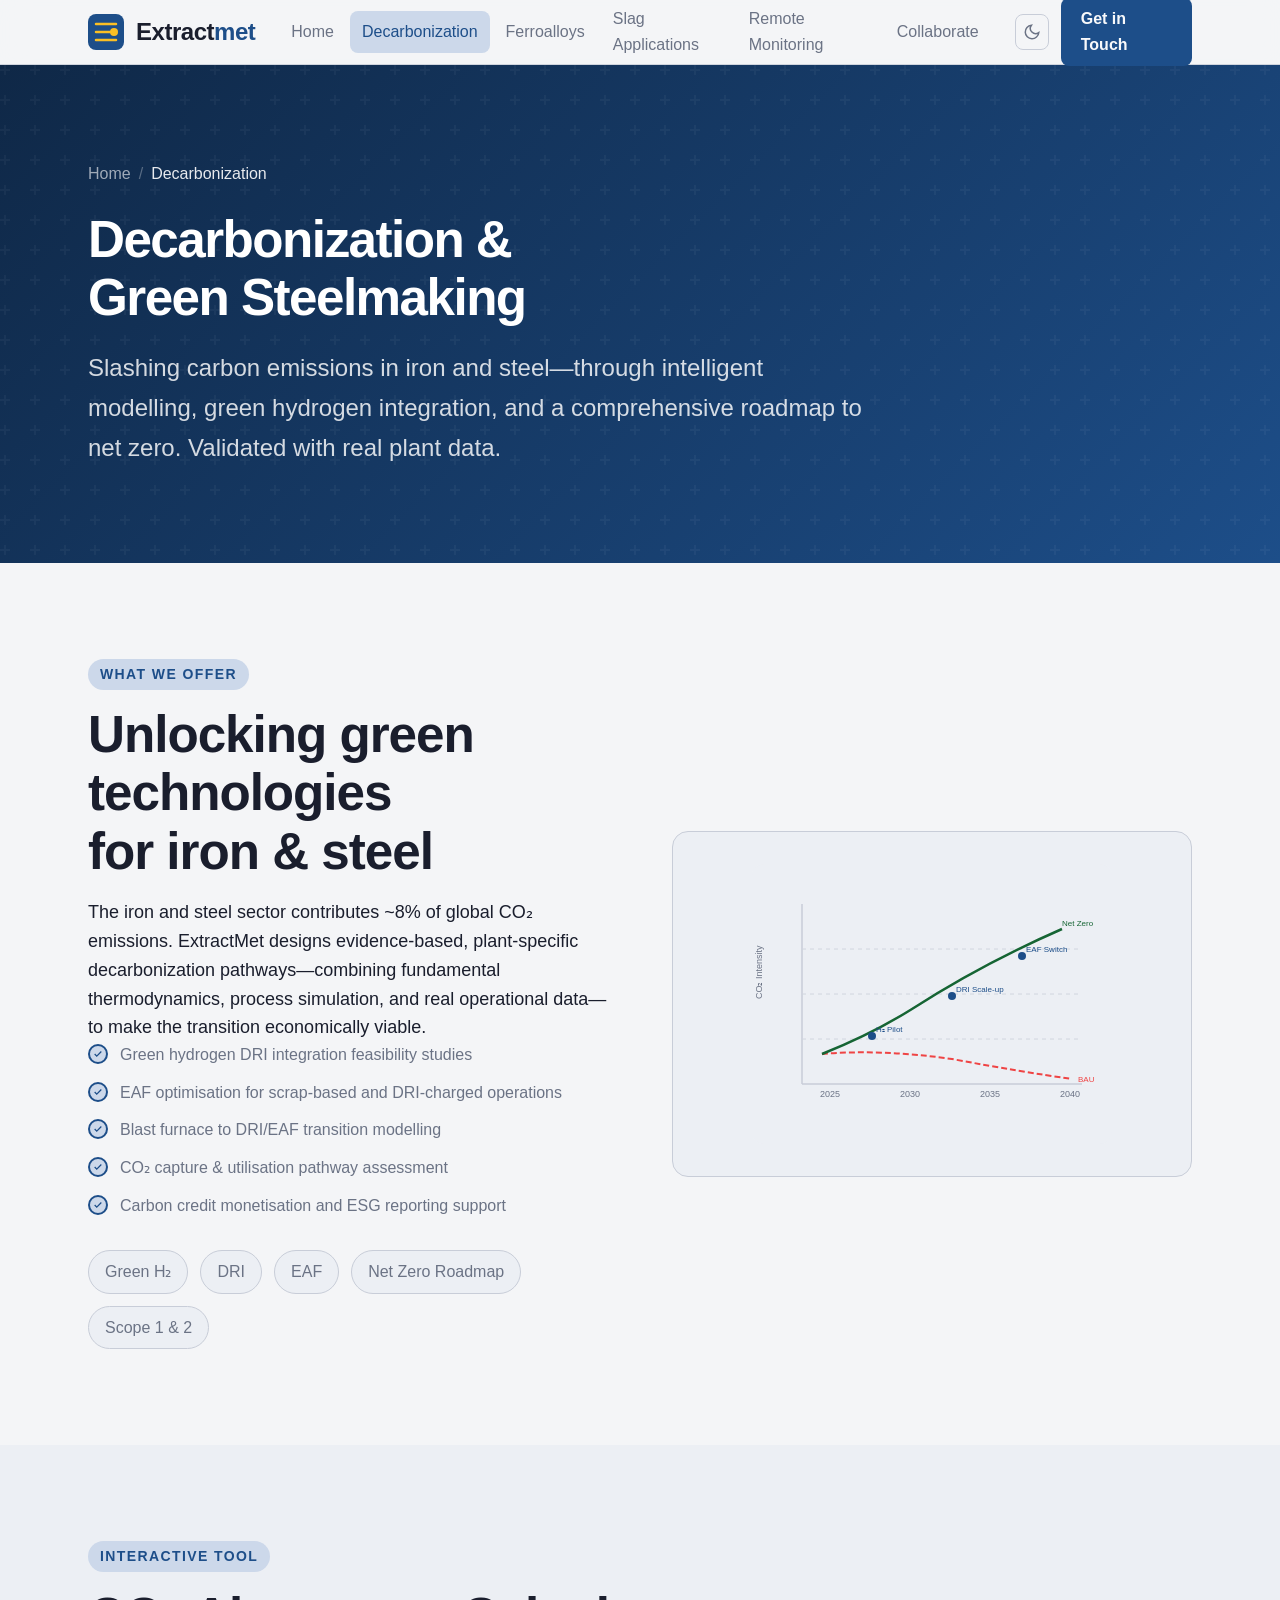
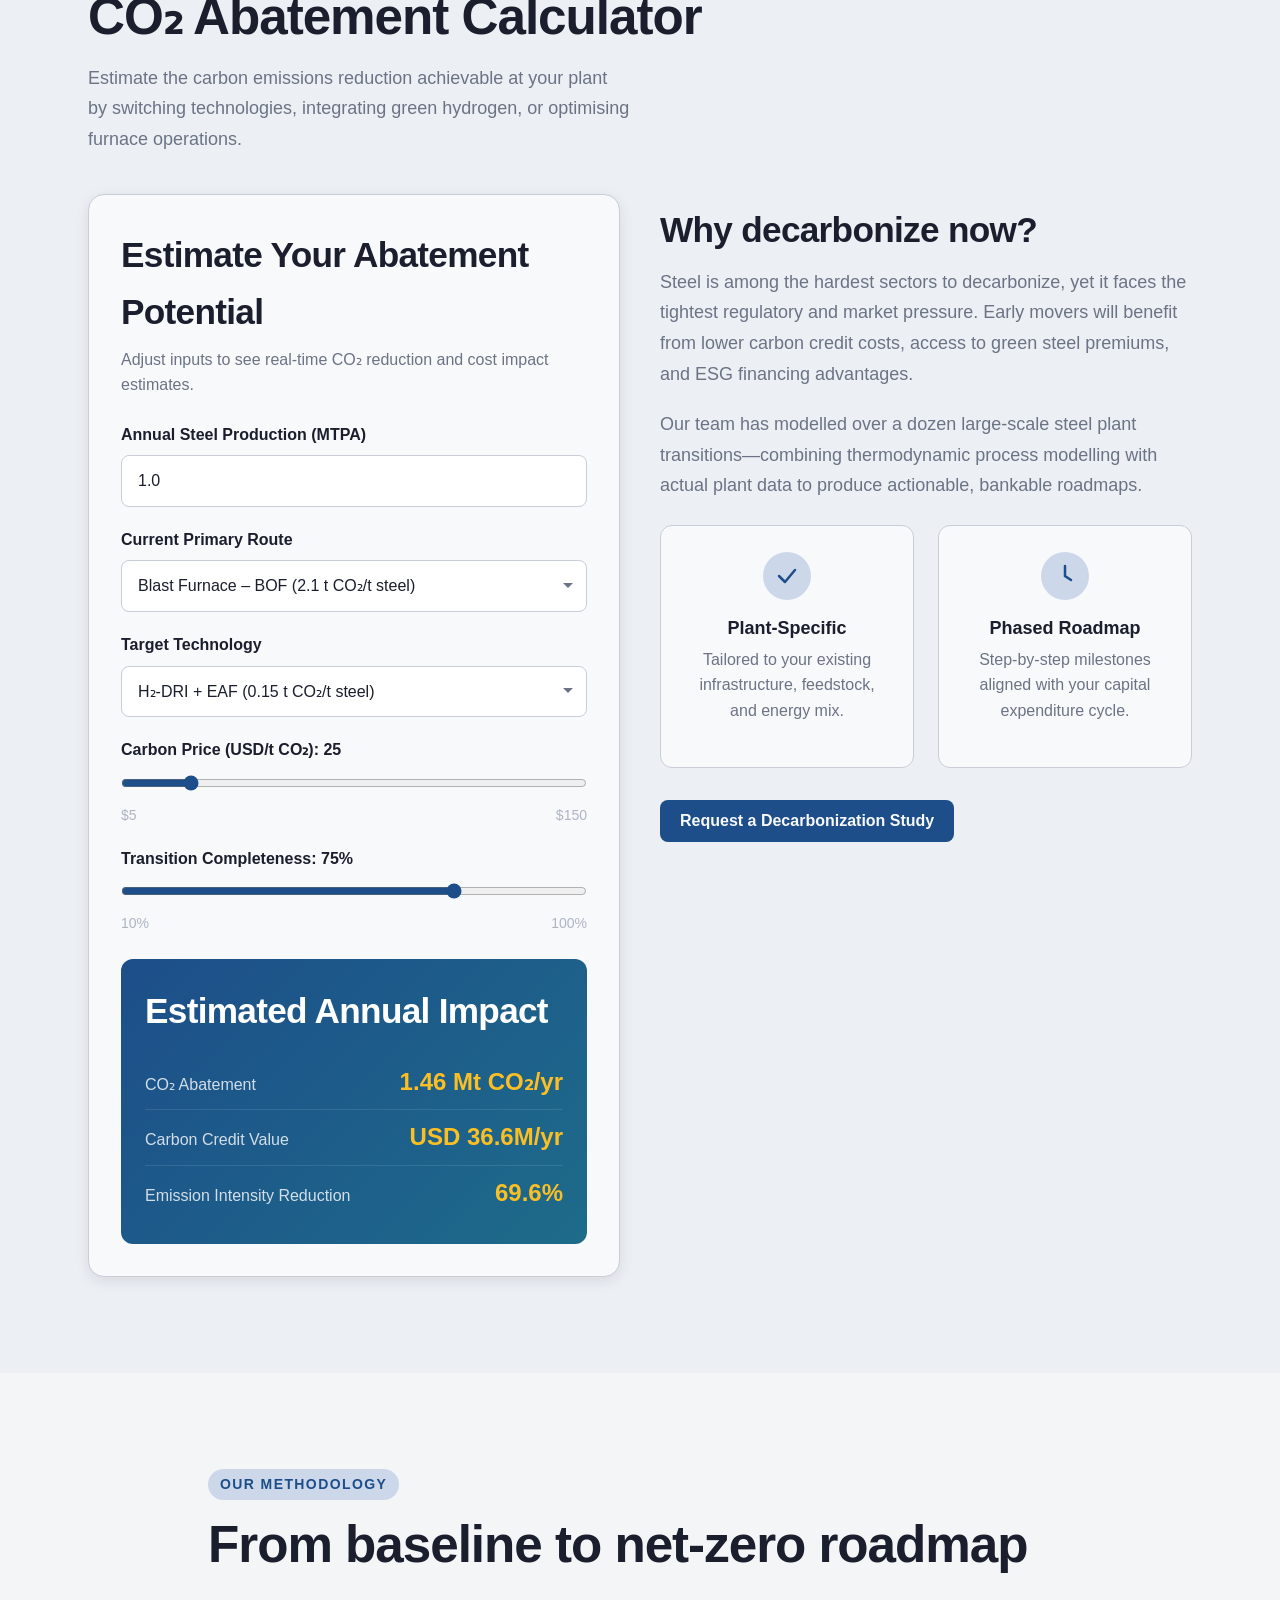
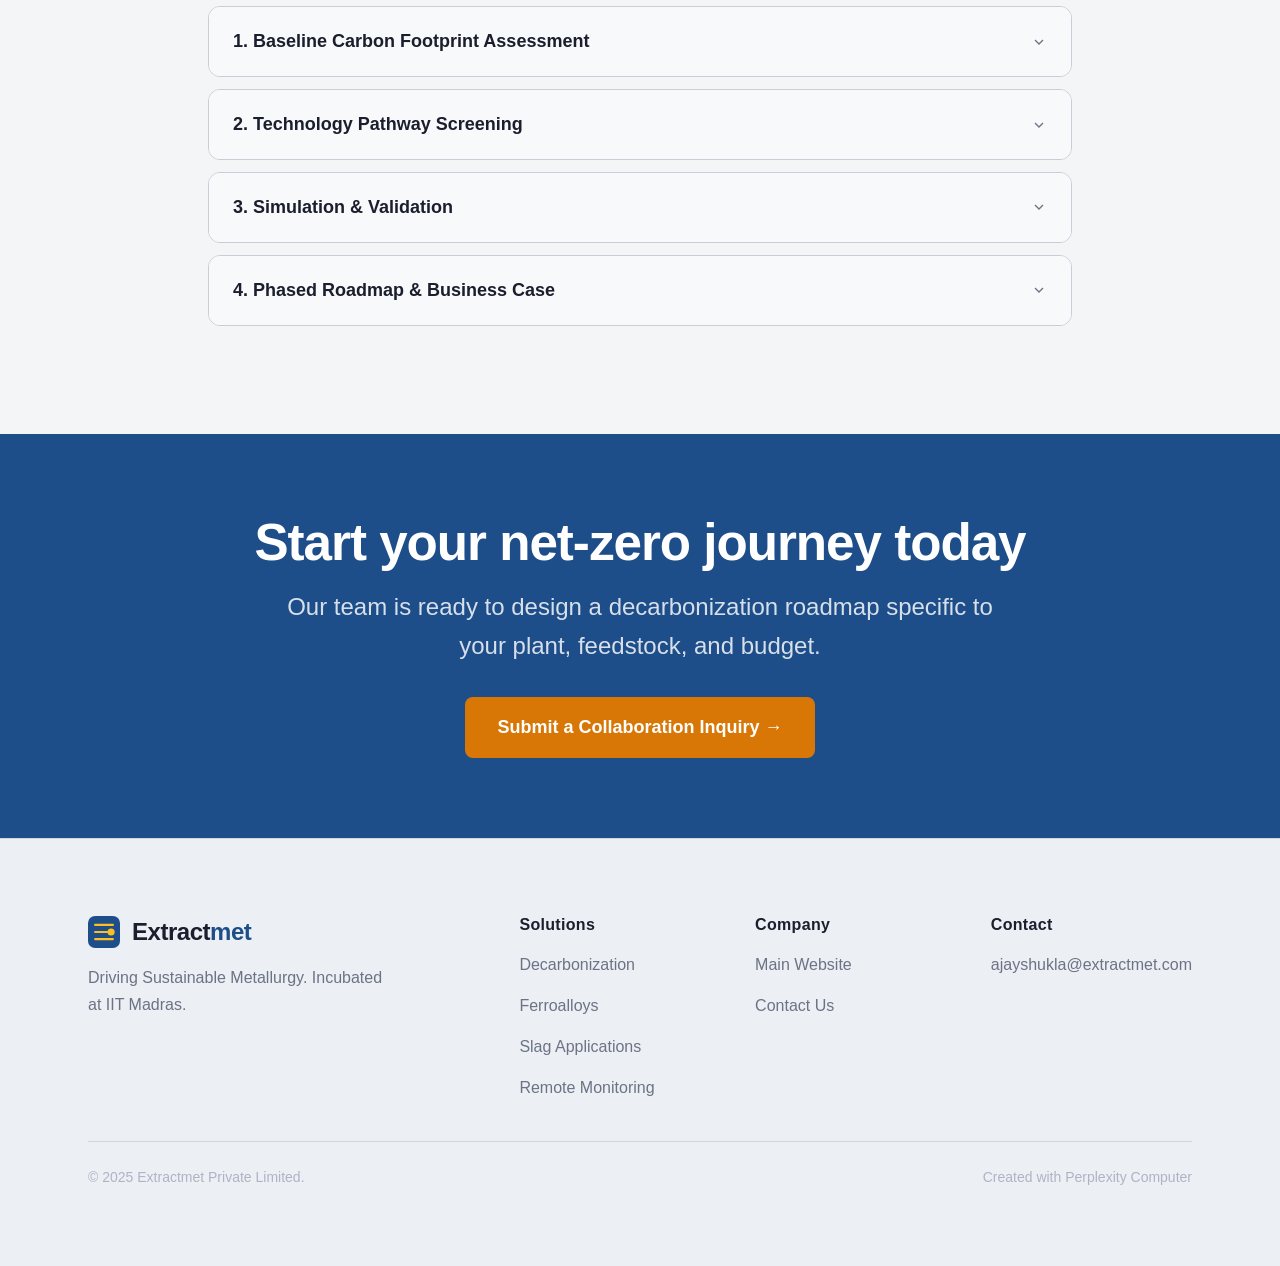
<file: decarbonization.html>
<!DOCTYPE html>
<html lang="en">
<head>
<!--
   ______                            __
  / ____/___  ____ ___  ____  __  __/ /____  _____
 / /   / __ \/ __ `__ \/ __ \/ / / / __/ _ \/ ___/
/ /___/ /_/ / / / / / / /_/ / /_/ / /_/  __/ /
\____/\____/_/ /_/ /_/ .___/\__,_/\__/\___/_/
                    /_/
        Created with Perplexity Computer
        https://www.perplexity.ai/computer
-->
<meta name="generator" content="Perplexity Computer">
<meta name="author" content="Perplexity Computer">
<meta property="og:see_also" content="https://www.perplexity.ai/computer">
<link rel="author" href="https://www.perplexity.ai/computer">
<meta charset="UTF-8">
<meta name="viewport" content="width=device-width, initial-scale=1.0">
<title>Decarbonization &amp; Green Steelmaking — Extractmet</title>
<meta name="description" content="ExtractMet's decarbonization services: green hydrogen DRI, EAF optimisation, and CO₂ abatement roadmaps for iron and steel industries. Includes interactive CO₂ abatement calculator.">
<link rel="preconnect" href="https://api.fontshare.com">
<link href="https://api.fontshare.com/v2/css?f[]=cabinet-grotesk@400,500,700,800&f[]=satoshi@400,500,700&display=swap" rel="stylesheet">
<link rel="stylesheet" href="base.css">
<link rel="stylesheet" href="style.css">
</head>
<body>

<header class="site-header" id="site-header">
  <div class="container">
    <nav class="nav" aria-label="Main navigation">
      <a href="index.html" class="nav-logo">
        <svg width="36" height="36" viewBox="0 0 36 36" fill="none" aria-hidden="true">
          <rect width="36" height="36" rx="8" fill="var(--color-primary)"/>
          <path d="M8 10h20M8 18h14M8 26h20" stroke="#fbbf24" stroke-width="2.5" stroke-linecap="round"/>
          <circle cx="26" cy="18" r="4" fill="#fbbf24"/>
        </svg>
        <span class="nav-logo-text">Extract<span>met</span></span>
      </a>
      <ul class="nav-links" id="nav-links" role="list">
        <li><a href="index.html">Home</a></li>
        <li><a href="decarbonization.html" class="active">Decarbonization</a></li>
        <li><a href="ferroalloys.html">Ferroalloys</a></li>
        <li><a href="slag.html">Slag Applications</a></li>
        <li><a href="monitoring.html">Remote Monitoring</a></li>
        <li><a href="collaborate.html">Collaborate</a></li>
      </ul>
      <div class="nav-actions">
        <button class="btn-theme" data-theme-toggle aria-label="Toggle dark mode">
          <svg width="18" height="18" viewBox="0 0 24 24" fill="none" stroke="currentColor" stroke-width="2"><path d="M21 12.79A9 9 0 1 1 11.21 3 7 7 0 0 0 21 12.79z"/></svg>
        </button>
        <a href="collaborate.html" class="btn btn-primary">Get in Touch</a>
        <button class="nav-toggle" id="nav-toggle" aria-label="Toggle navigation" aria-expanded="false">
          <svg width="18" height="18" viewBox="0 0 24 24" fill="none" stroke="currentColor" stroke-width="2"><path d="M3 6h18M3 12h18M3 18h18"/></svg>
        </button>
      </div>
    </nav>
  </div>
</header>

<main>
  <!-- PAGE HERO -->
  <section class="page-hero">
    <div class="container">
      <div class="page-hero-content reveal">
        <nav class="breadcrumb" aria-label="Breadcrumb">
          <a href="index.html">Home</a>
          <span class="sep" aria-hidden="true">/</span>
          <span class="current">Decarbonization</span>
        </nav>
        <h1>Decarbonization &amp; Green Steelmaking</h1>
        <p>Slashing carbon emissions in iron and steel—through intelligent modelling, green hydrogen integration, and a comprehensive roadmap to net zero. Validated with real plant data.</p>
      </div>
    </div>
  </section>

  <!-- OVERVIEW -->
  <section>
    <div class="container">
      <div class="two-col">
        <div class="reveal">
          <p class="section-label">What We Offer</p>
          <h2 class="section-title">Unlocking green technologies for iron &amp; steel</h2>
          <p>The iron and steel sector contributes ~8% of global CO₂ emissions. ExtractMet designs evidence-based, plant-specific decarbonization pathways—combining fundamental thermodynamics, process simulation, and real operational data—to make the transition economically viable.</p>
          <ul class="info-list">
            <li>Green hydrogen DRI integration feasibility studies</li>
            <li>EAF optimisation for scrap-based and DRI-charged operations</li>
            <li>Blast furnace to DRI/EAF transition modelling</li>
            <li>CO₂ capture &amp; utilisation pathway assessment</li>
            <li>Carbon credit monetisation and ESG reporting support</li>
          </ul>
          <div class="tag-cloud">
            <span class="tag">Green H₂</span>
            <span class="tag">DRI</span>
            <span class="tag">EAF</span>
            <span class="tag">Net Zero Roadmap</span>
            <span class="tag">Scope 1 &amp; 2</span>
          </div>
        </div>
        <div class="two-col-visual reveal" style="padding:var(--space-8);">
          <!-- Decarbonization pathway diagram -->
          <svg viewBox="0 0 360 280" fill="none" xmlns="http://www.w3.org/2000/svg" style="width:100%;max-width:360px;margin:auto;">
            <rect width="360" height="280" rx="12" fill="var(--color-surface-offset)"/>
            <!-- Y axis -->
            <line x1="50" y1="220" x2="50" y2="40" stroke="var(--color-border)" stroke-width="1.5"/>
            <!-- X axis -->
            <line x1="50" y1="220" x2="330" y2="220" stroke="var(--color-border)" stroke-width="1.5"/>
            <!-- Grid lines -->
            <line x1="50" y1="175" x2="330" y2="175" stroke="var(--color-divider)" stroke-dasharray="4 4"/>
            <line x1="50" y1="130" x2="330" y2="130" stroke="var(--color-divider)" stroke-dasharray="4 4"/>
            <line x1="50" y1="85" x2="330" y2="85" stroke="var(--color-divider)" stroke-dasharray="4 4"/>
            <!-- BAU (red) curve -->
            <path d="M70 190 Q130 185 200 195 Q270 208 320 215" stroke="#ef4444" stroke-width="2" stroke-dasharray="6 3"/>
            <text x="326" y="218" font-family="Satoshi,sans-serif" font-size="8" fill="#ef4444">BAU</text>
            <!-- Roadmap (green) curve -->
            <path d="M70 190 Q120 170 160 145 Q230 100 310 65" stroke="var(--color-success,#166534)" stroke-width="2.5"/>
            <text x="310" y="62" font-family="Satoshi,sans-serif" font-size="8" fill="var(--color-success,#166534)">Net Zero</text>
            <!-- Milestones -->
            <circle cx="120" cy="172" r="4" fill="var(--color-primary)"/>
            <text x="124" y="168" font-family="Satoshi,sans-serif" font-size="8" fill="var(--color-primary)">H₂ Pilot</text>
            <circle cx="200" cy="132" r="4" fill="var(--color-primary)"/>
            <text x="204" y="128" font-family="Satoshi,sans-serif" font-size="8" fill="var(--color-primary)">DRI Scale-up</text>
            <circle cx="270" cy="92" r="4" fill="var(--color-primary)"/>
            <text x="274" y="88" font-family="Satoshi,sans-serif" font-size="8" fill="var(--color-primary)">EAF Switch</text>
            <!-- Y label -->
            <text x="10" y="135" font-family="Satoshi,sans-serif" font-size="9" fill="var(--color-text-muted)" transform="rotate(-90 10 135)">CO₂ Intensity</text>
            <!-- X labels -->
            <text x="68" y="233" font-family="Satoshi,sans-serif" font-size="9" fill="var(--color-text-muted)">2025</text>
            <text x="148" y="233" font-family="Satoshi,sans-serif" font-size="9" fill="var(--color-text-muted)">2030</text>
            <text x="228" y="233" font-family="Satoshi,sans-serif" font-size="9" fill="var(--color-text-muted)">2035</text>
            <text x="308" y="233" font-family="Satoshi,sans-serif" font-size="9" fill="var(--color-text-muted)">2040</text>
          </svg>
        </div>
      </div>
    </div>
  </section>

  <!-- CO₂ ABATEMENT CALCULATOR -->
  <section class="calc-section">
    <div class="container">
      <p class="section-label">Interactive Tool</p>
      <h2 class="section-title">CO₂ Abatement Calculator</h2>
      <p class="section-desc">Estimate the carbon emissions reduction achievable at your plant by switching technologies, integrating green hydrogen, or optimising furnace operations.</p>
      <div class="calc-wrapper">
        <div class="calc-card reveal">
          <div class="calc-title">Estimate Your Abatement Potential</div>
          <div class="calc-subtitle">Adjust inputs to see real-time CO₂ reduction and cost impact estimates.</div>

          <div class="field-group">
            <label class="field-label" for="prod-volume">Annual Steel Production (MTPA)</label>
            <input class="field-input" type="number" id="prod-volume" value="1.0" min="0.1" max="20" step="0.1">
          </div>

          <div class="field-group">
            <label class="field-label" for="current-tech">Current Primary Route</label>
            <select class="field-select" id="current-tech">
              <option value="bfbof">Blast Furnace – BOF (2.1 t CO₂/t steel)</option>
              <option value="corex">COREX/MIDREX (1.8 t CO₂/t steel)</option>
              <option value="eaf-coal">EAF – Coal Grid (1.2 t CO₂/t steel)</option>
              <option value="eaf-renew">EAF – Renewable Grid (0.4 t CO₂/t steel)</option>
            </select>
          </div>

          <div class="field-group">
            <label class="field-label" for="target-tech">Target Technology</label>
            <select class="field-select" id="target-tech">
              <option value="dri-h2">H₂-DRI + EAF (0.15 t CO₂/t steel)</option>
              <option value="dri-ng">NG-DRI + EAF (0.5 t CO₂/t steel)</option>
              <option value="eaf-renew">EAF – Renewable Grid (0.4 t CO₂/t steel)</option>
              <option value="ccus">BF-BOF + CCUS (0.4 t CO₂/t steel)</option>
            </select>
          </div>

          <div class="field-group">
            <label class="field-label">Carbon Price (USD/t CO₂): <strong id="carbon-price-val">25</strong></label>
            <input class="field-range" type="range" id="carbon-price" min="5" max="150" value="25" step="5">
            <div class="field-range-labels"><span>$5</span><span>$150</span></div>
          </div>

          <div class="field-group">
            <label class="field-label">Transition Completeness: <strong id="transition-pct-val">75</strong>%</label>
            <input class="field-range" type="range" id="transition-pct" min="10" max="100" value="75" step="5">
            <div class="field-range-labels"><span>10%</span><span>100%</span></div>
          </div>

          <div class="calc-result">
            <div class="calc-result-headline">Estimated Annual Impact</div>
            <div class="calc-result-row"><span>CO₂ Abatement</span><span class="value" id="co2-abated">—</span></div>
            <div class="calc-result-row"><span>Carbon Credit Value</span><span class="value" id="credit-value">—</span></div>
            <div class="calc-result-row"><span>Emission Intensity Reduction</span><span class="value" id="intensity-reduction">—</span></div>
          </div>
        </div>

        <div class="info-panel reveal">
          <h3>Why decarbonize now?</h3>
          <p>Steel is among the hardest sectors to decarbonize, yet it faces the tightest regulatory and market pressure. Early movers will benefit from lower carbon credit costs, access to green steel premiums, and ESG financing advantages.</p>
          <p>Our team has modelled over a dozen large-scale steel plant transitions—combining thermodynamic process modelling with actual plant data to produce actionable, bankable roadmaps.</p>
          <div class="feature-grid" style="grid-template-columns:1fr 1fr;margin-top:var(--space-6);">
            <div class="feature-item">
              <div class="icon">
                <svg viewBox="0 0 52 52" fill="none"><circle cx="26" cy="26" r="24" fill="var(--color-primary-highlight)"/><path d="M18 26l6 6 10-12" stroke="var(--color-primary)" stroke-width="2.5" stroke-linecap="round" stroke-linejoin="round"/></svg>
              </div>
              <h4>Plant-Specific</h4>
              <p>Tailored to your existing infrastructure, feedstock, and energy mix.</p>
            </div>
            <div class="feature-item">
              <div class="icon">
                <svg viewBox="0 0 52 52" fill="none"><circle cx="26" cy="26" r="24" fill="var(--color-primary-highlight)"/><path d="M26 16v10l6 4" stroke="var(--color-primary)" stroke-width="2.5" stroke-linecap="round"/></svg>
              </div>
              <h4>Phased Roadmap</h4>
              <p>Step-by-step milestones aligned with your capital expenditure cycle.</p>
            </div>
          </div>
          <div style="margin-top:var(--space-8);">
            <a href="collaborate.html" class="btn btn-primary">Request a Decarbonization Study</a>
          </div>
        </div>
      </div>
    </div>
  </section>

  <!-- PROCESS STEPS -->
  <section>
    <div class="container container--narrow">
      <p class="section-label">Our Methodology</p>
      <h2 class="section-title">From baseline to net-zero roadmap</h2>
      <div style="margin-top:var(--space-8);">
        <div class="accordion-item reveal">
          <button class="accordion-trigger" aria-expanded="false">
            <span>1. Baseline Carbon Footprint Assessment</span>
            <svg class="chevron" width="16" height="16" viewBox="0 0 24 24" fill="none" stroke="currentColor" stroke-width="2"><path d="M6 9l6 6 6-6"/></svg>
          </button>
          <div class="accordion-body">Scope 1 and 2 emission quantification using plant mass/energy balances, raw material composition analysis, and operating data reconciliation. We identify the top three emission hotspots within your value chain.</div>
        </div>
        <div class="accordion-item reveal">
          <button class="accordion-trigger" aria-expanded="false">
            <span>2. Technology Pathway Screening</span>
            <svg class="chevron" width="16" height="16" viewBox="0 0 24 24" fill="none" stroke="currentColor" stroke-width="2"><path d="M6 9l6 6 6-6"/></svg>
          </button>
          <div class="accordion-body">Comparative modelling of hydrogen DRI, CCUS, electrification, and operational efficiency levers against your specific plant configuration. Each option is evaluated on technical feasibility, CO₂ abatement potential, CAPEX/OPEX, and implementation timeline.</div>
        </div>
        <div class="accordion-item reveal">
          <button class="accordion-trigger" aria-expanded="false">
            <span>3. Simulation &amp; Validation</span>
            <svg class="chevron" width="16" height="16" viewBox="0 0 24 24" fill="none" stroke="currentColor" stroke-width="2"><path d="M6 9l6 6 6-6"/></svg>
          </button>
          <div class="accordion-body">First-principles process simulation (steady-state and dynamic) validated against real plant data. We quantify sensitivity to feedstock variability, energy prices, and hydrogen availability to de-risk investment decisions.</div>
        </div>
        <div class="accordion-item reveal">
          <button class="accordion-trigger" aria-expanded="false">
            <span>4. Phased Roadmap &amp; Business Case</span>
            <svg class="chevron" width="16" height="16" viewBox="0 0 24 24" fill="none" stroke="currentColor" stroke-width="2"><path d="M6 9l6 6 6-6"/></svg>
          </button>
          <div class="accordion-body">A time-bound, milestone-driven roadmap with capital allocation recommendations, regulatory compliance mapping, and a full financial model including NPV, IRR, and payback under multiple carbon price scenarios.</div>
        </div>
      </div>
    </div>
  </section>

  <!-- CTA -->
  <div class="cta-band">
    <div class="container">
      <h2>Start your net-zero journey today</h2>
      <p>Our team is ready to design a decarbonization roadmap specific to your plant, feedstock, and budget.</p>
      <a href="collaborate.html" class="btn btn-cta" style="font-size:var(--text-base);padding:var(--space-4) var(--space-8);">Submit a Collaboration Inquiry →</a>
    </div>
  </div>
</main>

<footer class="site-footer">
  <div class="container">
    <div class="footer-grid">
      <div class="footer-brand">
        <a href="index.html" class="nav-logo" style="margin-bottom:var(--space-2);">
          <svg width="32" height="32" viewBox="0 0 36 36" fill="none"><rect width="36" height="36" rx="8" fill="var(--color-primary)"/><path d="M8 10h20M8 18h14M8 26h20" stroke="#fbbf24" stroke-width="2.5" stroke-linecap="round"/><circle cx="26" cy="18" r="4" fill="#fbbf24"/></svg>
          <span class="nav-logo-text">Extract<span>met</span></span>
        </a>
        <p>Driving Sustainable Metallurgy. Incubated at IIT Madras.</p>
      </div>
      <div class="footer-col"><h4>Solutions</h4><ul role="list"><li><a href="decarbonization.html">Decarbonization</a></li><li><a href="ferroalloys.html">Ferroalloys</a></li><li><a href="slag.html">Slag Applications</a></li><li><a href="monitoring.html">Remote Monitoring</a></li></ul></div>
      <div class="footer-col"><h4>Company</h4><ul role="list"><li><a href="https://www.extractmet.com" target="_blank" rel="noopener noreferrer">Main Website</a></li><li><a href="collaborate.html">Contact Us</a></li></ul></div>
      <div class="footer-col"><h4>Contact</h4><ul role="list"><li><a href="mailto:ajayshukla@extractmet.com">ajayshukla@extractmet.com</a></li></ul></div>
    </div>
    <div class="footer-bottom">
      <p>© 2025 Extractmet Private Limited.</p>
      <a href="https://www.perplexity.ai/computer" target="_blank" rel="noopener noreferrer">Created with Perplexity Computer</a>
    </div>
  </div>
</footer>

<script>
// Dark mode
(function(){const t=document.querySelector('[data-theme-toggle]'),r=document.documentElement;let d=matchMedia('(prefers-color-scheme:dark)').matches?'dark':'light';r.setAttribute('data-theme',d);if(t){t.innerHTML=d==='dark'?'<svg width="18" height="18" viewBox="0 0 24 24" fill="none" stroke="currentColor" stroke-width="2"><circle cx="12" cy="12" r="5"/><path d="M12 1v2M12 21v2M4.22 4.22l1.42 1.42M18.36 18.36l1.42 1.42M1 12h2M21 12h2M4.22 19.78l1.42-1.42M18.36 5.64l1.42-1.42"/></svg>':'<svg width="18" height="18" viewBox="0 0 24 24" fill="none" stroke="currentColor" stroke-width="2"><path d="M21 12.79A9 9 0 1 1 11.21 3 7 7 0 0 0 21 12.79z"/></svg>';t.addEventListener('click',()=>{d=d==='dark'?'light':'dark';r.setAttribute('data-theme',d);t.innerHTML=d==='dark'?'<svg width="18" height="18" viewBox="0 0 24 24" fill="none" stroke="currentColor" stroke-width="2"><circle cx="12" cy="12" r="5"/><path d="M12 1v2M12 21v2M4.22 4.22l1.42 1.42M18.36 18.36l1.42 1.42M1 12h2M21 12h2M4.22 19.78l1.42-1.42M18.36 5.64l1.42-1.42"/></svg>':'<svg width="18" height="18" viewBox="0 0 24 24" fill="none" stroke="currentColor" stroke-width="2"><path d="M21 12.79A9 9 0 1 1 11.21 3 7 7 0 0 0 21 12.79z"/></svg>'});}})();

// Mobile nav
const navToggle=document.getElementById('nav-toggle'),navLinks=document.getElementById('nav-links');navToggle?.addEventListener('click',()=>{const o=navLinks.classList.toggle('open');navToggle.setAttribute('aria-expanded',o);});

// Sticky header
const header=document.getElementById('site-header');window.addEventListener('scroll',()=>{header.classList.toggle('site-header--scrolled',window.scrollY>10);},{passive:true});

// Reveal
const io=new IntersectionObserver(e=>{e.forEach(x=>{if(x.isIntersecting){x.target.classList.add('visible');io.unobserve(x.target);}});},{threshold:0.1});document.querySelectorAll('.reveal').forEach(el=>io.observe(el));

// Accordion
document.querySelectorAll('.accordion-trigger').forEach(btn=>{btn.addEventListener('click',()=>{const expanded=btn.getAttribute('aria-expanded')==='true';document.querySelectorAll('.accordion-trigger').forEach(b=>{b.setAttribute('aria-expanded','false');b.nextElementSibling.classList.remove('open');});if(!expanded){btn.setAttribute('aria-expanded','true');btn.nextElementSibling.classList.add('open');}});});

// CO₂ Calculator
const techEmissions = {
  'bfbof': 2.1, 'corex': 1.8, 'eaf-coal': 1.2, 'eaf-renew': 0.4,
};
const targetEmissions = {
  'dri-h2': 0.15, 'dri-ng': 0.5, 'eaf-renew': 0.4, 'ccus': 0.4,
};

function calcCO2() {
  const vol = parseFloat(document.getElementById('prod-volume').value) || 1;
  const currentTech = document.getElementById('current-tech').value;
  const targetTech = document.getElementById('target-tech').value;
  const carbonPrice = parseInt(document.getElementById('carbon-price').value);
  const pct = parseInt(document.getElementById('transition-pct').value) / 100;

  document.getElementById('carbon-price-val').textContent = carbonPrice;
  document.getElementById('transition-pct-val').textContent = Math.round(pct * 100);

  const currentEI = techEmissions[currentTech] || 2.1;
  const targetEI = targetEmissions[targetTech] || 0.15;
  const abatedPerTon = (currentEI - targetEI) * pct;
  const totalAbated = abatedPerTon * vol * 1e6 / 1e6; // Mt CO₂/yr
  const creditValue = totalAbated * 1e6 * carbonPrice / 1e6; // M USD
  const reductionPct = (abatedPerTon / currentEI * 100).toFixed(1);

  document.getElementById('co2-abated').textContent = totalAbated.toFixed(2) + ' Mt CO₂/yr';
  document.getElementById('credit-value').textContent = 'USD ' + creditValue.toFixed(1) + 'M/yr';
  document.getElementById('intensity-reduction').textContent = reductionPct + '%';
}

document.querySelectorAll('#prod-volume,#current-tech,#target-tech,#carbon-price,#transition-pct').forEach(el=>{el.addEventListener('input', calcCO2);});
calcCO2();
</script>
</body>
</html>
</file>
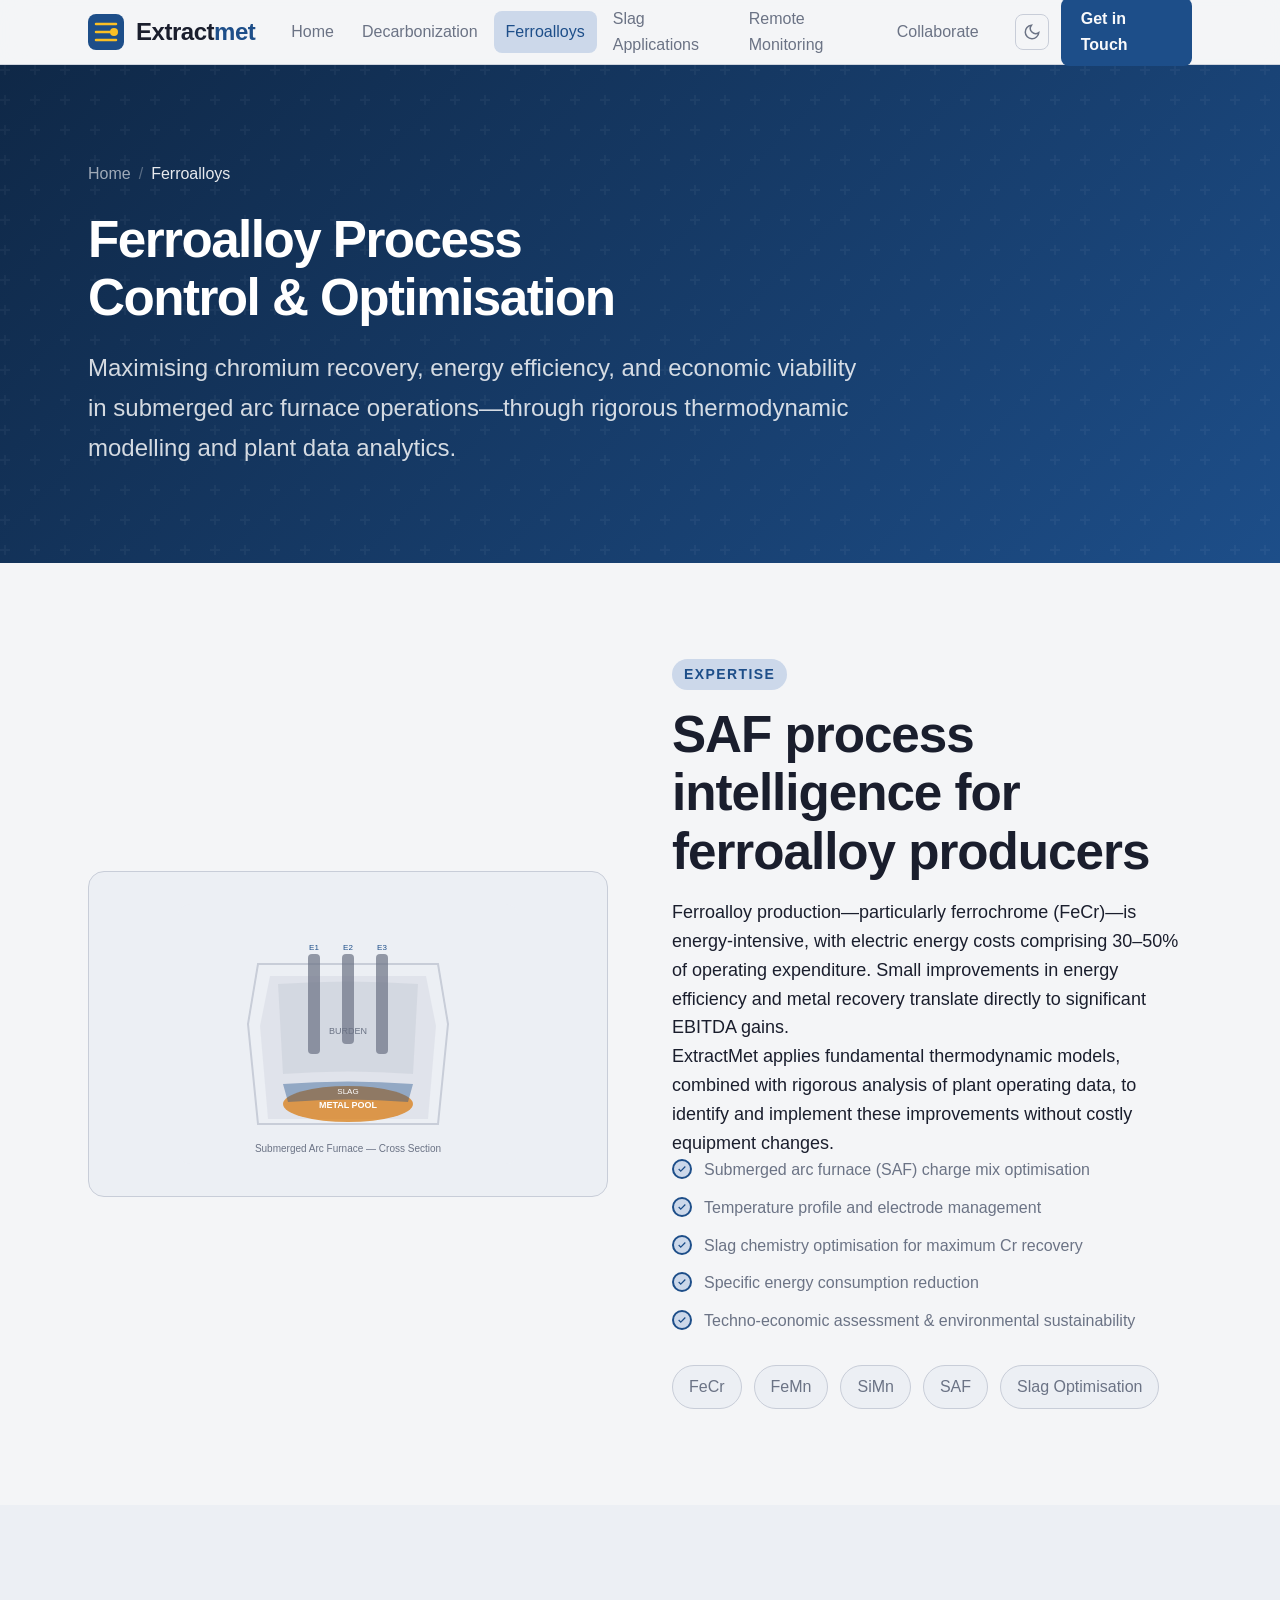
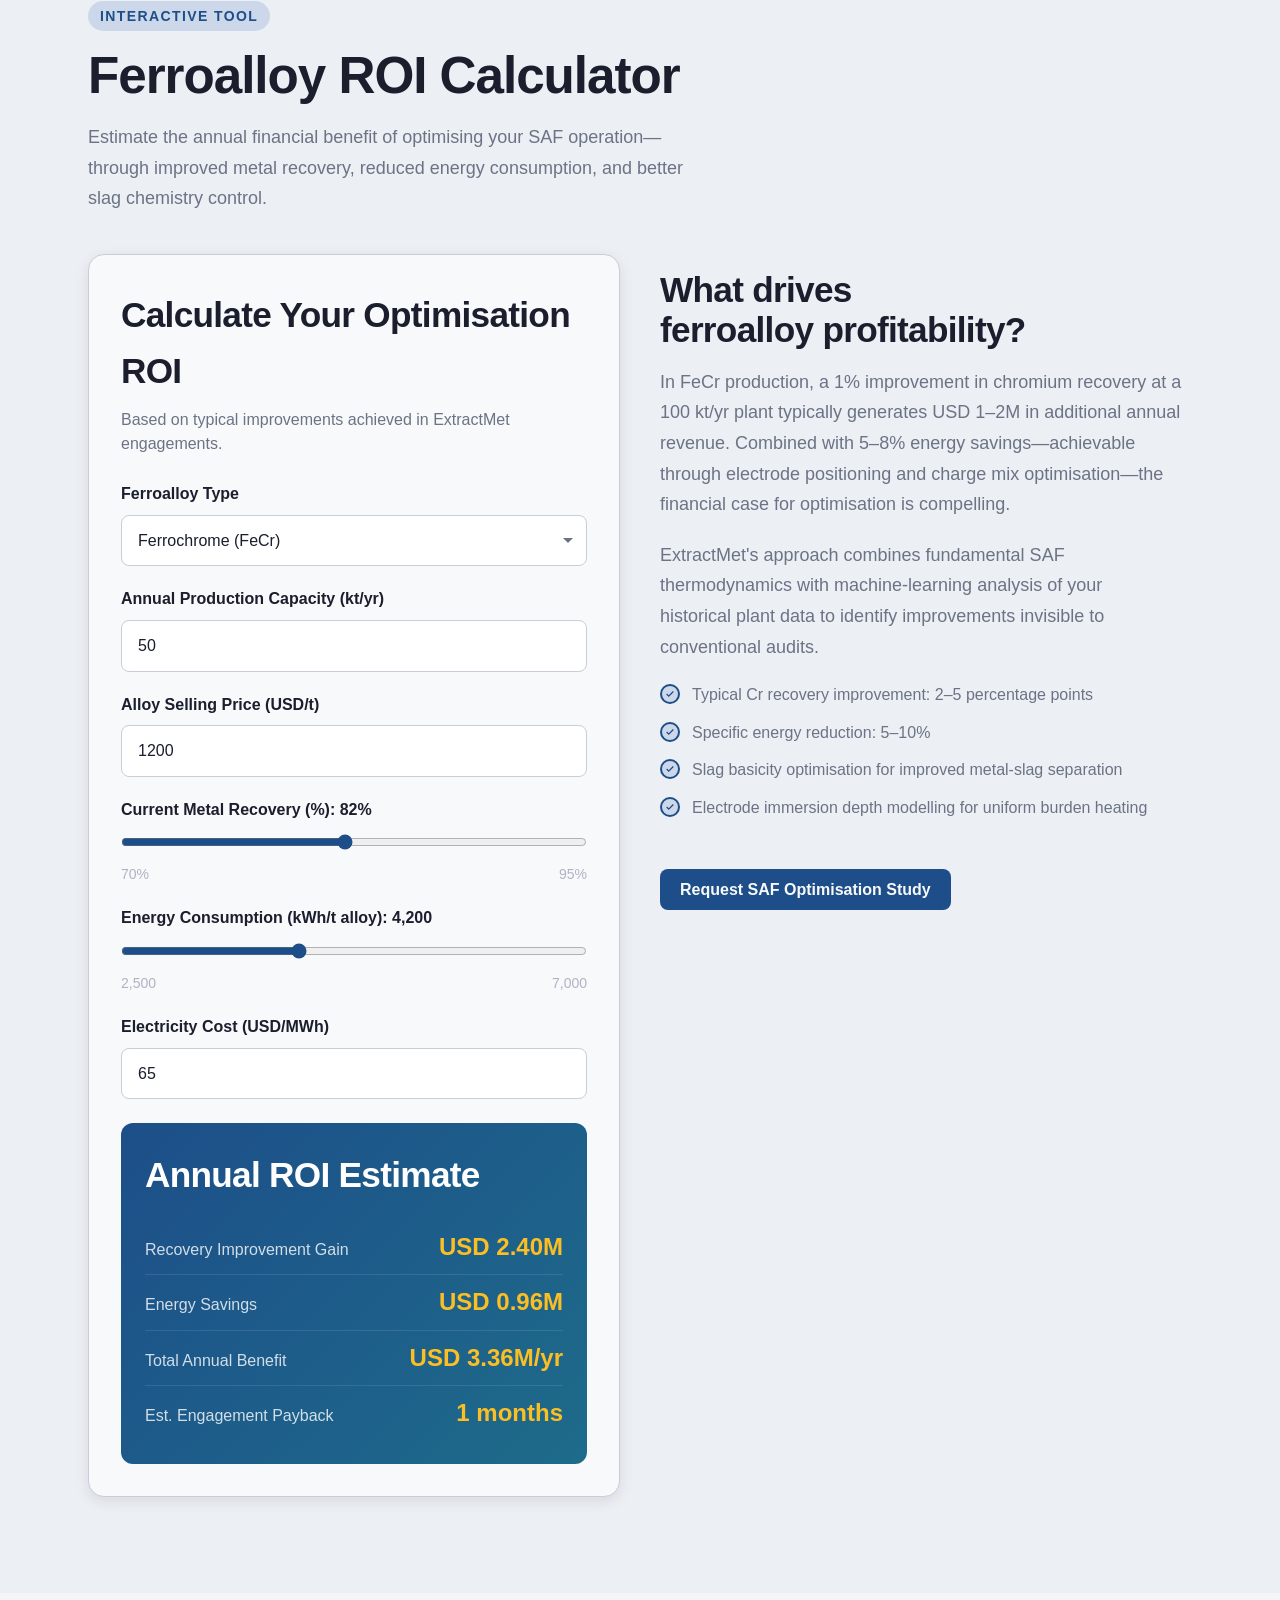
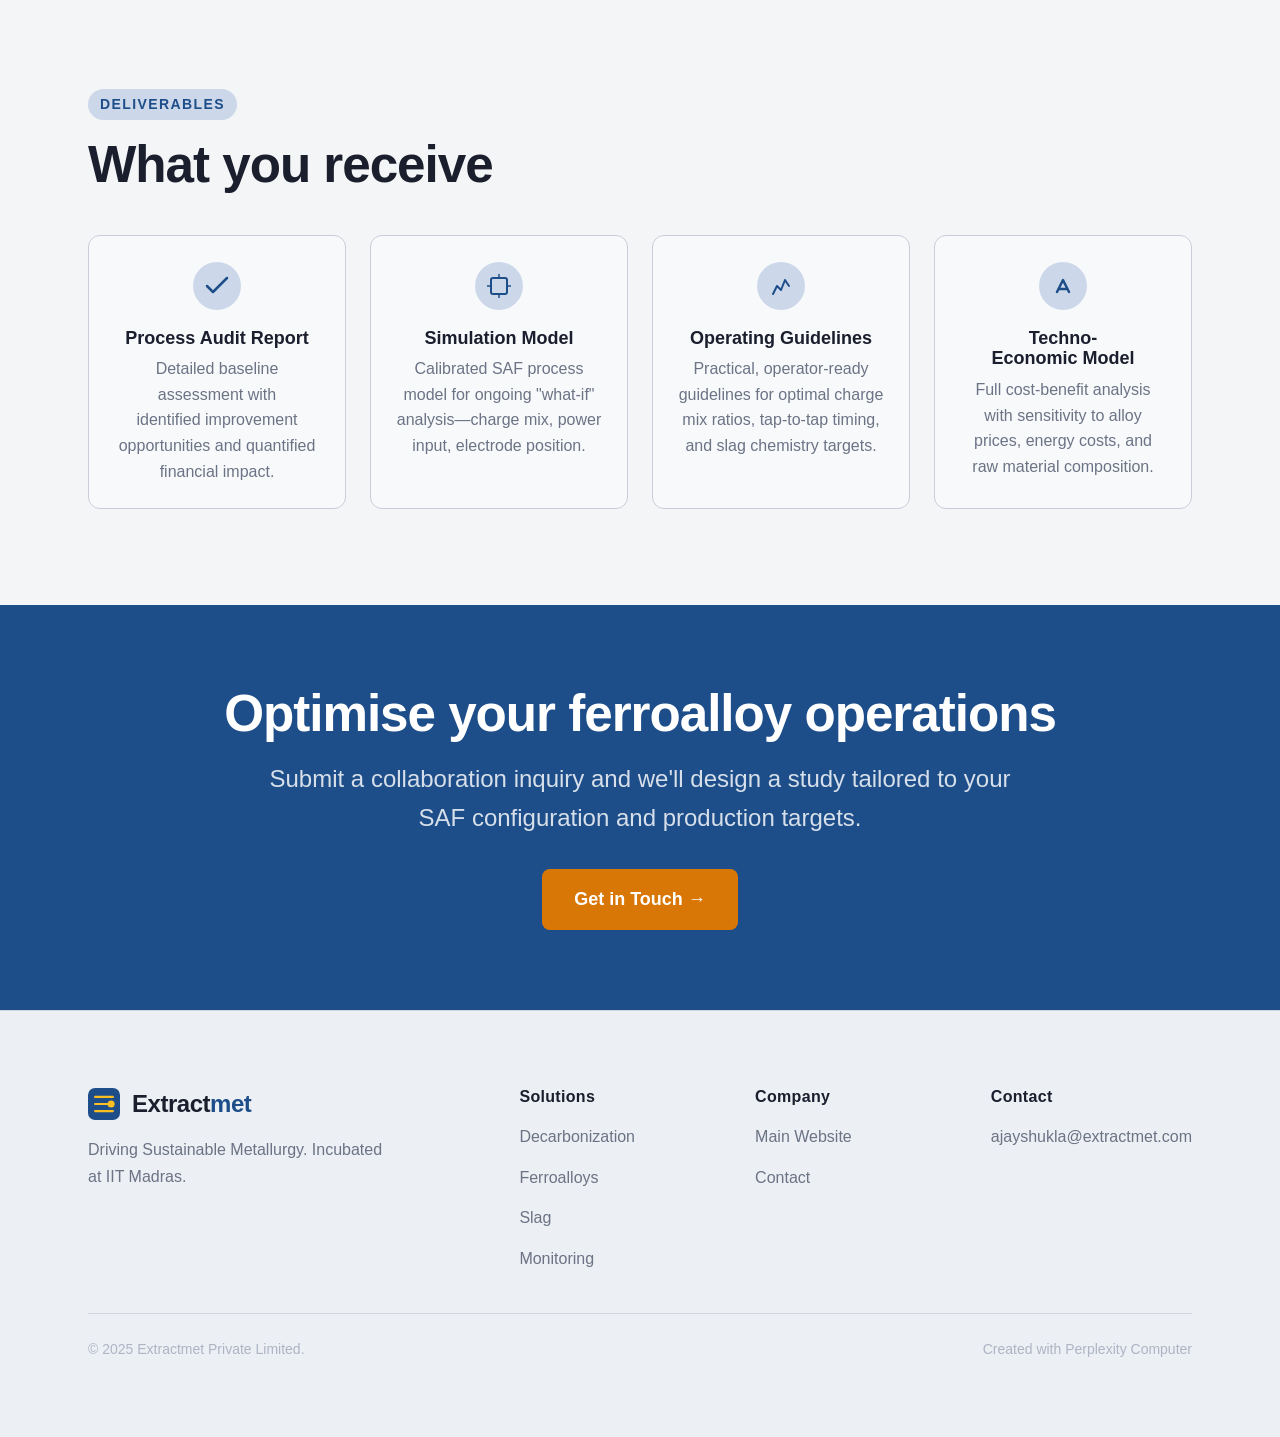
<file: ferroalloys.html>
<!DOCTYPE html>
<html lang="en">
<head>
<!--
   ______                            __
  / ____/___  ____ ___  ____  __  __/ /____  _____
 / /   / __ \/ __ `__ \/ __ \/ / / / __/ _ \/ ___/
/ /___/ /_/ / / / / / / /_/ / /_/ / /_/  __/ /
\____/\____/_/ /_/ /_/ .___/\__,_/\__/\___/_/
                    /_/
        Created with Perplexity Computer
        https://www.perplexity.ai/computer
-->
<meta name="generator" content="Perplexity Computer">
<meta name="author" content="Perplexity Computer">
<meta property="og:see_also" content="https://www.perplexity.ai/computer">
<link rel="author" href="https://www.perplexity.ai/computer">
<meta charset="UTF-8">
<meta name="viewport" content="width=device-width, initial-scale=1.0">
<title>Ferroalloy Process Optimisation — Extractmet</title>
<meta name="description" content="ExtractMet optimises submerged arc furnace operations for FeCr, FeMn, and SiMn production—maximising metal recovery, reducing energy consumption, and evaluating techno-economic viability. Includes interactive ROI calculator.">
<link rel="preconnect" href="https://api.fontshare.com">
<link href="https://api.fontshare.com/v2/css?f[]=cabinet-grotesk@400,500,700,800&f[]=satoshi@400,500,700&display=swap" rel="stylesheet">
<link rel="stylesheet" href="base.css">
<link rel="stylesheet" href="style.css">
</head>
<body>

<header class="site-header" id="site-header">
  <div class="container">
    <nav class="nav">
      <a href="index.html" class="nav-logo">
        <svg width="36" height="36" viewBox="0 0 36 36" fill="none"><rect width="36" height="36" rx="8" fill="var(--color-primary)"/><path d="M8 10h20M8 18h14M8 26h20" stroke="#fbbf24" stroke-width="2.5" stroke-linecap="round"/><circle cx="26" cy="18" r="4" fill="#fbbf24"/></svg>
        <span class="nav-logo-text">Extract<span>met</span></span>
      </a>
      <ul class="nav-links" id="nav-links" role="list">
        <li><a href="index.html">Home</a></li>
        <li><a href="decarbonization.html">Decarbonization</a></li>
        <li><a href="ferroalloys.html" class="active">Ferroalloys</a></li>
        <li><a href="slag.html">Slag Applications</a></li>
        <li><a href="monitoring.html">Remote Monitoring</a></li>
        <li><a href="collaborate.html">Collaborate</a></li>
      </ul>
      <div class="nav-actions">
        <button class="btn-theme" data-theme-toggle aria-label="Toggle dark mode"><svg width="18" height="18" viewBox="0 0 24 24" fill="none" stroke="currentColor" stroke-width="2"><path d="M21 12.79A9 9 0 1 1 11.21 3 7 7 0 0 0 21 12.79z"/></svg></button>
        <a href="collaborate.html" class="btn btn-primary">Get in Touch</a>
        <button class="nav-toggle" id="nav-toggle" aria-label="Toggle navigation" aria-expanded="false"><svg width="18" height="18" viewBox="0 0 24 24" fill="none" stroke="currentColor" stroke-width="2"><path d="M3 6h18M3 12h18M3 18h18"/></svg></button>
      </div>
    </nav>
  </div>
</header>

<main>
  <section class="page-hero">
    <div class="container">
      <div class="page-hero-content reveal">
        <nav class="breadcrumb" aria-label="Breadcrumb">
          <a href="index.html">Home</a>
          <span class="sep">/</span>
          <span class="current">Ferroalloys</span>
        </nav>
        <h1>Ferroalloy Process Control &amp; Optimisation</h1>
        <p>Maximising chromium recovery, energy efficiency, and economic viability in submerged arc furnace operations—through rigorous thermodynamic modelling and plant data analytics.</p>
      </div>
    </div>
  </section>

  <!-- OVERVIEW -->
  <section>
    <div class="container">
      <div class="two-col reverse">
        <div class="reveal">
          <p class="section-label">Expertise</p>
          <h2 class="section-title">SAF process intelligence for ferroalloy producers</h2>
          <p>Ferroalloy production—particularly ferrochrome (FeCr)—is energy-intensive, with electric energy costs comprising 30–50% of operating expenditure. Small improvements in energy efficiency and metal recovery translate directly to significant EBITDA gains.</p>
          <p>ExtractMet applies fundamental thermodynamic models, combined with rigorous analysis of plant operating data, to identify and implement these improvements without costly equipment changes.</p>
          <ul class="info-list">
            <li>Submerged arc furnace (SAF) charge mix optimisation</li>
            <li>Temperature profile and electrode management</li>
            <li>Slag chemistry optimisation for maximum Cr recovery</li>
            <li>Specific energy consumption reduction</li>
            <li>Techno-economic assessment &amp; environmental sustainability</li>
          </ul>
          <div class="tag-cloud">
            <span class="tag">FeCr</span>
            <span class="tag">FeMn</span>
            <span class="tag">SiMn</span>
            <span class="tag">SAF</span>
            <span class="tag">Slag Optimisation</span>
          </div>
        </div>
        <div class="two-col-visual reveal" style="padding:var(--space-8);">
          <!-- SAF cross-section diagram -->
          <svg viewBox="0 0 340 260" fill="none" xmlns="http://www.w3.org/2000/svg" style="width:100%;max-width:340px;margin:auto;">
            <rect width="340" height="260" rx="12" fill="var(--color-surface-offset)"/>
            <!-- Furnace shell -->
            <path d="M80 220 L70 120 L80 60 L260 60 L270 120 L260 220 Z" fill="none" stroke="var(--color-border)" stroke-width="2"/>
            <!-- Lining -->
            <path d="M90 215 L82 122 L92 72 L248 72 L258 122 L250 215 Z" fill="var(--color-surface-dynamic,#d9dde6)" opacity="0.6"/>
            <!-- Metal pool -->
            <ellipse cx="170" cy="200" rx="65" ry="18" fill="var(--color-cta)" opacity="0.7"/>
            <text x="170" y="204" text-anchor="middle" font-family="Satoshi,sans-serif" font-size="9" fill="white" font-weight="700">METAL POOL</text>
            <!-- Slag layer -->
            <path d="M105 180 Q170 175 235 180 L230 198 Q170 193 110 198 Z" fill="var(--color-primary)" opacity="0.4"/>
            <text x="170" y="190" text-anchor="middle" font-family="Satoshi,sans-serif" font-size="8" fill="white">SLAG</text>
            <!-- Burden -->
            <path d="M100 80 Q170 75 240 80 L235 170 Q170 165 105 170 Z" fill="var(--color-border)" opacity="0.5"/>
            <text x="170" y="130" text-anchor="middle" font-family="Satoshi,sans-serif" font-size="9" fill="var(--color-text-muted)">BURDEN</text>
            <!-- Electrodes -->
            <rect x="130" y="50" width="12" height="100" rx="4" fill="var(--color-text-muted)" opacity="0.7"/>
            <rect x="164" y="50" width="12" height="90" rx="4" fill="var(--color-text-muted)" opacity="0.7"/>
            <rect x="198" y="50" width="12" height="100" rx="4" fill="var(--color-text-muted)" opacity="0.7"/>
            <!-- Electrode labels -->
            <text x="136" y="46" text-anchor="middle" font-family="Satoshi,sans-serif" font-size="8" fill="var(--color-primary)">E1</text>
            <text x="170" y="46" text-anchor="middle" font-family="Satoshi,sans-serif" font-size="8" fill="var(--color-primary)">E2</text>
            <text x="204" y="46" text-anchor="middle" font-family="Satoshi,sans-serif" font-size="8" fill="var(--color-primary)">E3</text>
            <!-- Title -->
            <text x="170" y="248" text-anchor="middle" font-family="Satoshi,sans-serif" font-size="10" fill="var(--color-text-muted)">Submerged Arc Furnace — Cross Section</text>
          </svg>
        </div>
      </div>
    </div>
  </section>

  <!-- ROI CALCULATOR -->
  <section class="calc-section">
    <div class="container">
      <p class="section-label">Interactive Tool</p>
      <h2 class="section-title">Ferroalloy ROI Calculator</h2>
      <p class="section-desc">Estimate the annual financial benefit of optimising your SAF operation—through improved metal recovery, reduced energy consumption, and better slag chemistry control.</p>
      <div class="calc-wrapper">
        <div class="calc-card reveal">
          <div class="calc-title">Calculate Your Optimisation ROI</div>
          <div class="calc-subtitle">Based on typical improvements achieved in ExtractMet engagements.</div>

          <div class="field-group">
            <label class="field-label" for="fa-type">Ferroalloy Type</label>
            <select class="field-select" id="fa-type">
              <option value="fecr">Ferrochrome (FeCr)</option>
              <option value="femn">Ferromanganese (FeMn)</option>
              <option value="simn">Silicomanganese (SiMn)</option>
              <option value="fesi">Ferrosilicon (FeSi)</option>
            </select>
          </div>

          <div class="field-group">
            <label class="field-label" for="fa-capacity">Annual Production Capacity (kt/yr)</label>
            <input class="field-input" type="number" id="fa-capacity" value="50" min="5" max="500" step="5">
          </div>

          <div class="field-group">
            <label class="field-label" for="metal-price">Alloy Selling Price (USD/t)</label>
            <input class="field-input" type="number" id="metal-price" value="1200" min="500" max="8000" step="50">
          </div>

          <div class="field-group">
            <label class="field-label">Current Metal Recovery (%): <strong id="recovery-val">82</strong>%</label>
            <input class="field-range" type="range" id="current-recovery" min="70" max="95" value="82" step="1">
            <div class="field-range-labels"><span>70%</span><span>95%</span></div>
          </div>

          <div class="field-group">
            <label class="field-label">Energy Consumption (kWh/t alloy): <strong id="energy-val">4200</strong></label>
            <input class="field-range" type="range" id="energy-consumption" min="2500" max="7000" value="4200" step="50">
            <div class="field-range-labels"><span>2,500</span><span>7,000</span></div>
          </div>

          <div class="field-group">
            <label class="field-label" for="elec-cost">Electricity Cost (USD/MWh)</label>
            <input class="field-input" type="number" id="elec-cost" value="65" min="20" max="200" step="5">
          </div>

          <div class="calc-result">
            <div class="calc-result-headline">Annual ROI Estimate</div>
            <div class="calc-result-row"><span>Recovery Improvement Gain</span><span class="value" id="recovery-gain">—</span></div>
            <div class="calc-result-row"><span>Energy Savings</span><span class="value" id="energy-savings">—</span></div>
            <div class="calc-result-row"><span>Total Annual Benefit</span><span class="value" id="total-benefit">—</span></div>
            <div class="calc-result-row"><span>Est. Engagement Payback</span><span class="value" id="payback">—</span></div>
          </div>
        </div>

        <div class="info-panel reveal">
          <h3>What drives ferroalloy profitability?</h3>
          <p>In FeCr production, a 1% improvement in chromium recovery at a 100 kt/yr plant typically generates USD 1–2M in additional annual revenue. Combined with 5–8% energy savings—achievable through electrode positioning and charge mix optimisation—the financial case for optimisation is compelling.</p>
          <p>ExtractMet's approach combines fundamental SAF thermodynamics with machine-learning analysis of your historical plant data to identify improvements invisible to conventional audits.</p>
          <ul class="info-list">
            <li>Typical Cr recovery improvement: 2–5 percentage points</li>
            <li>Specific energy reduction: 5–10%</li>
            <li>Slag basicity optimisation for improved metal-slag separation</li>
            <li>Electrode immersion depth modelling for uniform burden heating</li>
          </ul>
          <a href="collaborate.html" class="btn btn-primary" style="margin-top:var(--space-4);">Request SAF Optimisation Study</a>
        </div>
      </div>
    </div>
  </section>

  <!-- DELIVERABLES -->
  <section>
    <div class="container">
      <p class="section-label">Deliverables</p>
      <h2 class="section-title">What you receive</h2>
      <div class="feature-grid" style="grid-template-columns:repeat(auto-fit,minmax(220px,1fr));">
        <div class="feature-item reveal">
          <div class="icon"><svg viewBox="0 0 52 52" fill="none"><circle cx="26" cy="26" r="24" fill="var(--color-primary-highlight)"/><path d="M16 26l6 6 14-14" stroke="var(--color-primary)" stroke-width="2.5" stroke-linecap="round" stroke-linejoin="round"/></svg></div>
          <h4>Process Audit Report</h4>
          <p>Detailed baseline assessment with identified improvement opportunities and quantified financial impact.</p>
        </div>
        <div class="feature-item reveal">
          <div class="icon"><svg viewBox="0 0 52 52" fill="none"><circle cx="26" cy="26" r="24" fill="var(--color-primary-highlight)"/><rect x="18" y="18" width="16" height="16" rx="2" stroke="var(--color-primary)" stroke-width="2"/><path d="M26 18v-4M26 38v-4M18 26h-4M38 26h-4" stroke="var(--color-primary)" stroke-width="1.5"/></svg></div>
          <h4>Simulation Model</h4>
          <p>Calibrated SAF process model for ongoing "what-if" analysis—charge mix, power input, electrode position.</p>
        </div>
        <div class="feature-item reveal">
          <div class="icon"><svg viewBox="0 0 52 52" fill="none"><circle cx="26" cy="26" r="24" fill="var(--color-primary-highlight)"/><path d="M18 34l4-8 4 4 4-10 4 6" stroke="var(--color-primary)" stroke-width="2" stroke-linecap="round" stroke-linejoin="round"/></svg></div>
          <h4>Operating Guidelines</h4>
          <p>Practical, operator-ready guidelines for optimal charge mix ratios, tap-to-tap timing, and slag chemistry targets.</p>
        </div>
        <div class="feature-item reveal">
          <div class="icon"><svg viewBox="0 0 52 52" fill="none"><circle cx="26" cy="26" r="24" fill="var(--color-primary-highlight)"/><path d="M20 32l6-12 6 12M22 29h8" stroke="var(--color-primary)" stroke-width="2.5" stroke-linecap="round" stroke-linejoin="round"/></svg></div>
          <h4>Techno-Economic Model</h4>
          <p>Full cost-benefit analysis with sensitivity to alloy prices, energy costs, and raw material composition.</p>
        </div>
      </div>
    </div>
  </section>

  <div class="cta-band">
    <div class="container">
      <h2>Optimise your ferroalloy operations</h2>
      <p>Submit a collaboration inquiry and we'll design a study tailored to your SAF configuration and production targets.</p>
      <a href="collaborate.html" class="btn btn-cta" style="font-size:var(--text-base);padding:var(--space-4) var(--space-8);">Get in Touch →</a>
    </div>
  </div>
</main>

<footer class="site-footer">
  <div class="container">
    <div class="footer-grid">
      <div class="footer-brand"><a href="index.html" class="nav-logo" style="margin-bottom:var(--space-2);"><svg width="32" height="32" viewBox="0 0 36 36" fill="none"><rect width="36" height="36" rx="8" fill="var(--color-primary)"/><path d="M8 10h20M8 18h14M8 26h20" stroke="#fbbf24" stroke-width="2.5" stroke-linecap="round"/><circle cx="26" cy="18" r="4" fill="#fbbf24"/></svg><span class="nav-logo-text">Extract<span>met</span></span></a><p>Driving Sustainable Metallurgy. Incubated at IIT Madras.</p></div>
      <div class="footer-col"><h4>Solutions</h4><ul role="list"><li><a href="decarbonization.html">Decarbonization</a></li><li><a href="ferroalloys.html">Ferroalloys</a></li><li><a href="slag.html">Slag</a></li><li><a href="monitoring.html">Monitoring</a></li></ul></div>
      <div class="footer-col"><h4>Company</h4><ul role="list"><li><a href="https://www.extractmet.com" target="_blank" rel="noopener noreferrer">Main Website</a></li><li><a href="collaborate.html">Contact</a></li></ul></div>
      <div class="footer-col"><h4>Contact</h4><ul role="list"><li><a href="mailto:ajayshukla@extractmet.com">ajayshukla@extractmet.com</a></li></ul></div>
    </div>
    <div class="footer-bottom"><p>© 2025 Extractmet Private Limited.</p><a href="https://www.perplexity.ai/computer" target="_blank" rel="noopener noreferrer">Created with Perplexity Computer</a></div>
  </div>
</footer>

<script>
(function(){const t=document.querySelector('[data-theme-toggle]'),r=document.documentElement;let d=matchMedia('(prefers-color-scheme:dark)').matches?'dark':'light';r.setAttribute('data-theme',d);if(t){t.innerHTML=d==='dark'?'<svg width="18" height="18" viewBox="0 0 24 24" fill="none" stroke="currentColor" stroke-width="2"><circle cx="12" cy="12" r="5"/><path d="M12 1v2M12 21v2M4.22 4.22l1.42 1.42M18.36 18.36l1.42 1.42M1 12h2M21 12h2M4.22 19.78l1.42-1.42M18.36 5.64l1.42-1.42"/></svg>':'<svg width="18" height="18" viewBox="0 0 24 24" fill="none" stroke="currentColor" stroke-width="2"><path d="M21 12.79A9 9 0 1 1 11.21 3 7 7 0 0 0 21 12.79z"/></svg>';t.addEventListener('click',()=>{d=d==='dark'?'light':'dark';r.setAttribute('data-theme',d);t.innerHTML=d==='dark'?'<svg width="18" height="18" viewBox="0 0 24 24" fill="none" stroke="currentColor" stroke-width="2"><circle cx="12" cy="12" r="5"/><path d="M12 1v2M12 21v2M4.22 4.22l1.42 1.42M18.36 18.36l1.42 1.42M1 12h2M21 12h2M4.22 19.78l1.42-1.42M18.36 5.64l1.42-1.42"/></svg>':'<svg width="18" height="18" viewBox="0 0 24 24" fill="none" stroke="currentColor" stroke-width="2"><path d="M21 12.79A9 9 0 1 1 11.21 3 7 7 0 0 0 21 12.79z"/></svg>'});} })();
const navToggle=document.getElementById('nav-toggle'),navLinks=document.getElementById('nav-links');navToggle?.addEventListener('click',()=>{const o=navLinks.classList.toggle('open');navToggle.setAttribute('aria-expanded',o);});
const header=document.getElementById('site-header');window.addEventListener('scroll',()=>{header.classList.toggle('site-header--scrolled',window.scrollY>10);},{passive:true});
const io=new IntersectionObserver(e=>{e.forEach(x=>{if(x.isIntersecting){x.target.classList.add('visible');io.unobserve(x.target);}});},{threshold:0.1});document.querySelectorAll('.reveal').forEach(el=>io.observe(el));

// Ferroalloy ROI Calculator
const recoveryImprovement = {'fecr':0.04,'femn':0.035,'simn':0.03,'fesi':0.025};
const energyImprovement = {'fecr':0.07,'femn':0.065,'simn':0.06,'fesi':0.055};
const engagementFee = 150000; // USD

function calcROI() {
  const type = document.getElementById('fa-type').value;
  const cap = parseFloat(document.getElementById('fa-capacity').value) * 1000; // t/yr
  const price = parseFloat(document.getElementById('metal-price').value);
  const recovery = parseInt(document.getElementById('current-recovery').value) / 100;
  const energy = parseInt(document.getElementById('energy-consumption').value);
  const elecCost = parseFloat(document.getElementById('elec-cost').value);

  document.getElementById('recovery-val').textContent = Math.round(recovery * 100);
  document.getElementById('energy-val').textContent = energy.toLocaleString();

  const recImp = recoveryImprovement[type] || 0.04;
  const engImp = energyImprovement[type] || 0.07;

  const recGain = cap * recImp * price; // USD/yr
  const energySaving = cap * energy * engImp * elecCost / 1000; // USD/yr
  const total = recGain + energySaving;
  const paybackMonths = Math.round(engagementFee / (total / 12));

  document.getElementById('recovery-gain').textContent = 'USD ' + (recGain/1e6).toFixed(2) + 'M';
  document.getElementById('energy-savings').textContent = 'USD ' + (energySaving/1e6).toFixed(2) + 'M';
  document.getElementById('total-benefit').textContent = 'USD ' + (total/1e6).toFixed(2) + 'M/yr';
  document.getElementById('payback').textContent = paybackMonths + ' months';
}

document.querySelectorAll('#fa-type,#fa-capacity,#metal-price,#current-recovery,#energy-consumption,#elec-cost').forEach(el=>el.addEventListener('input',calcROI));
calcROI();
</script>
</body>
</html>
</file>
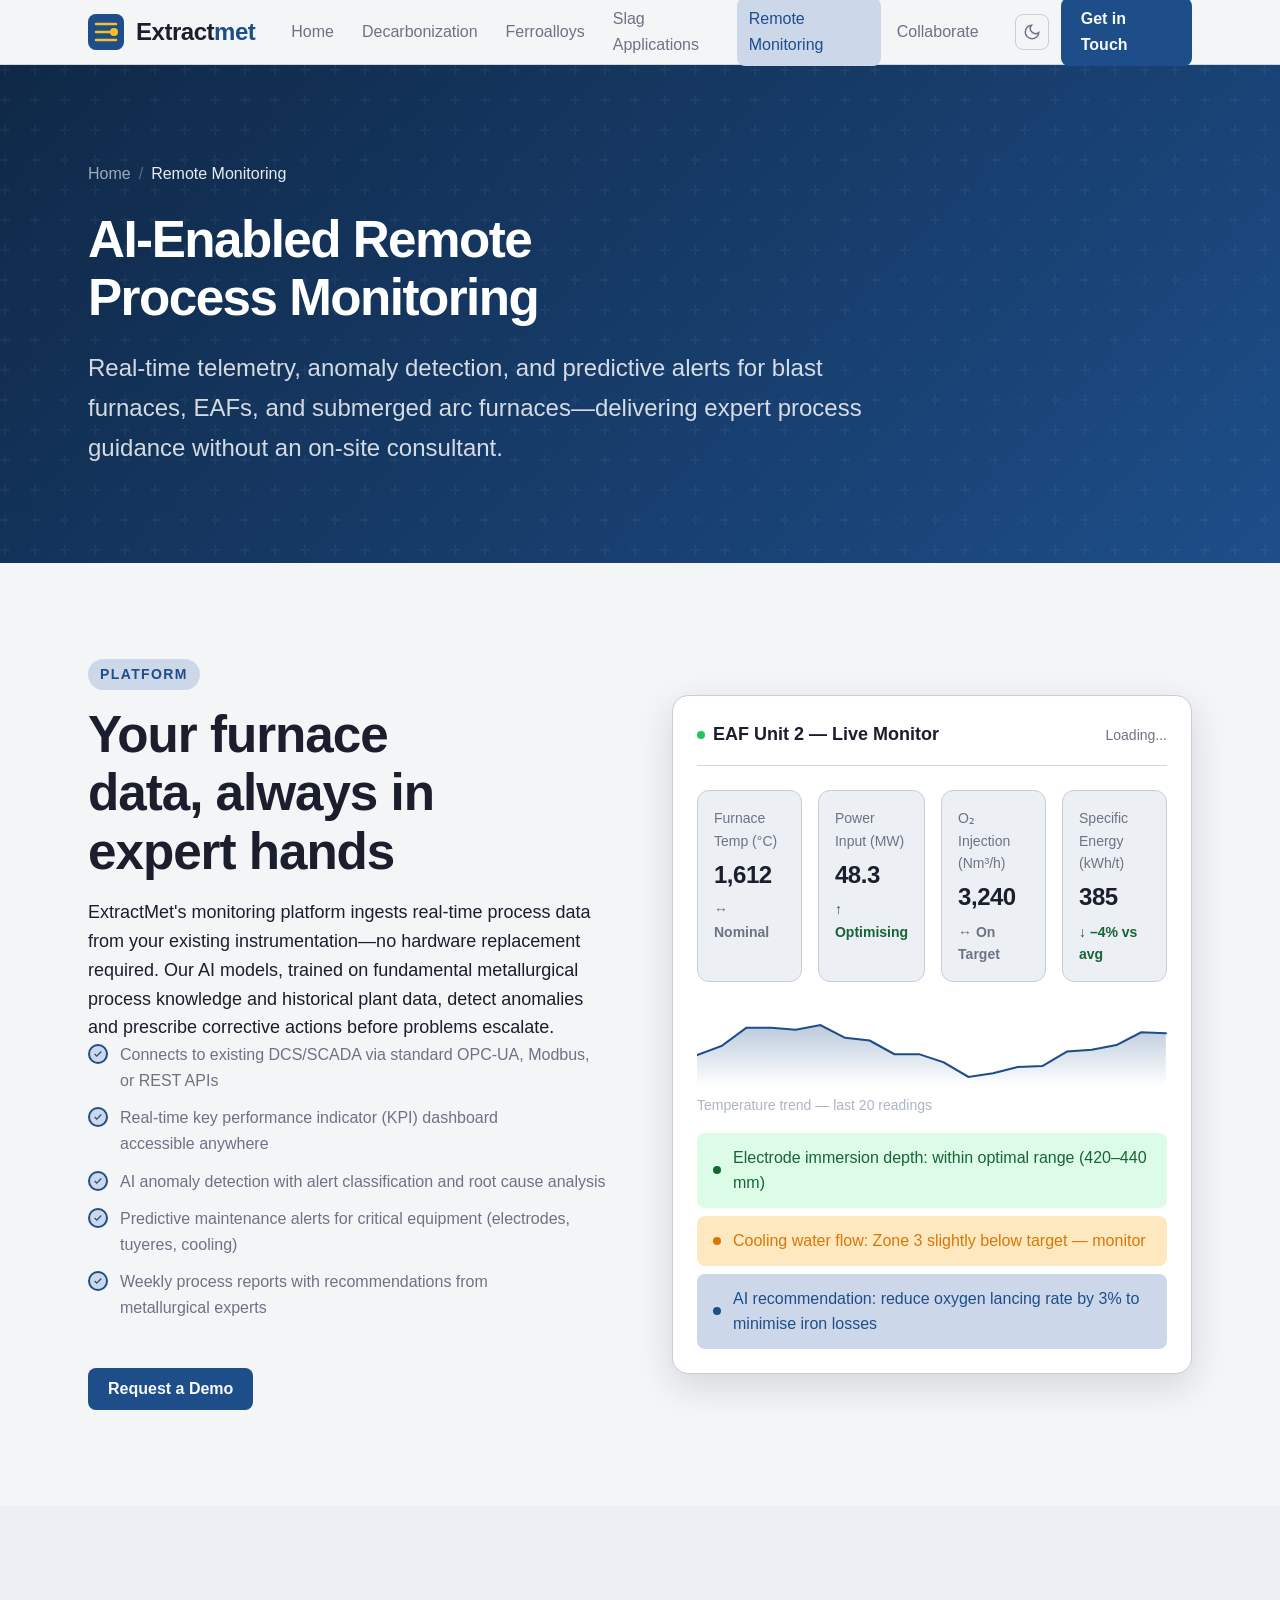
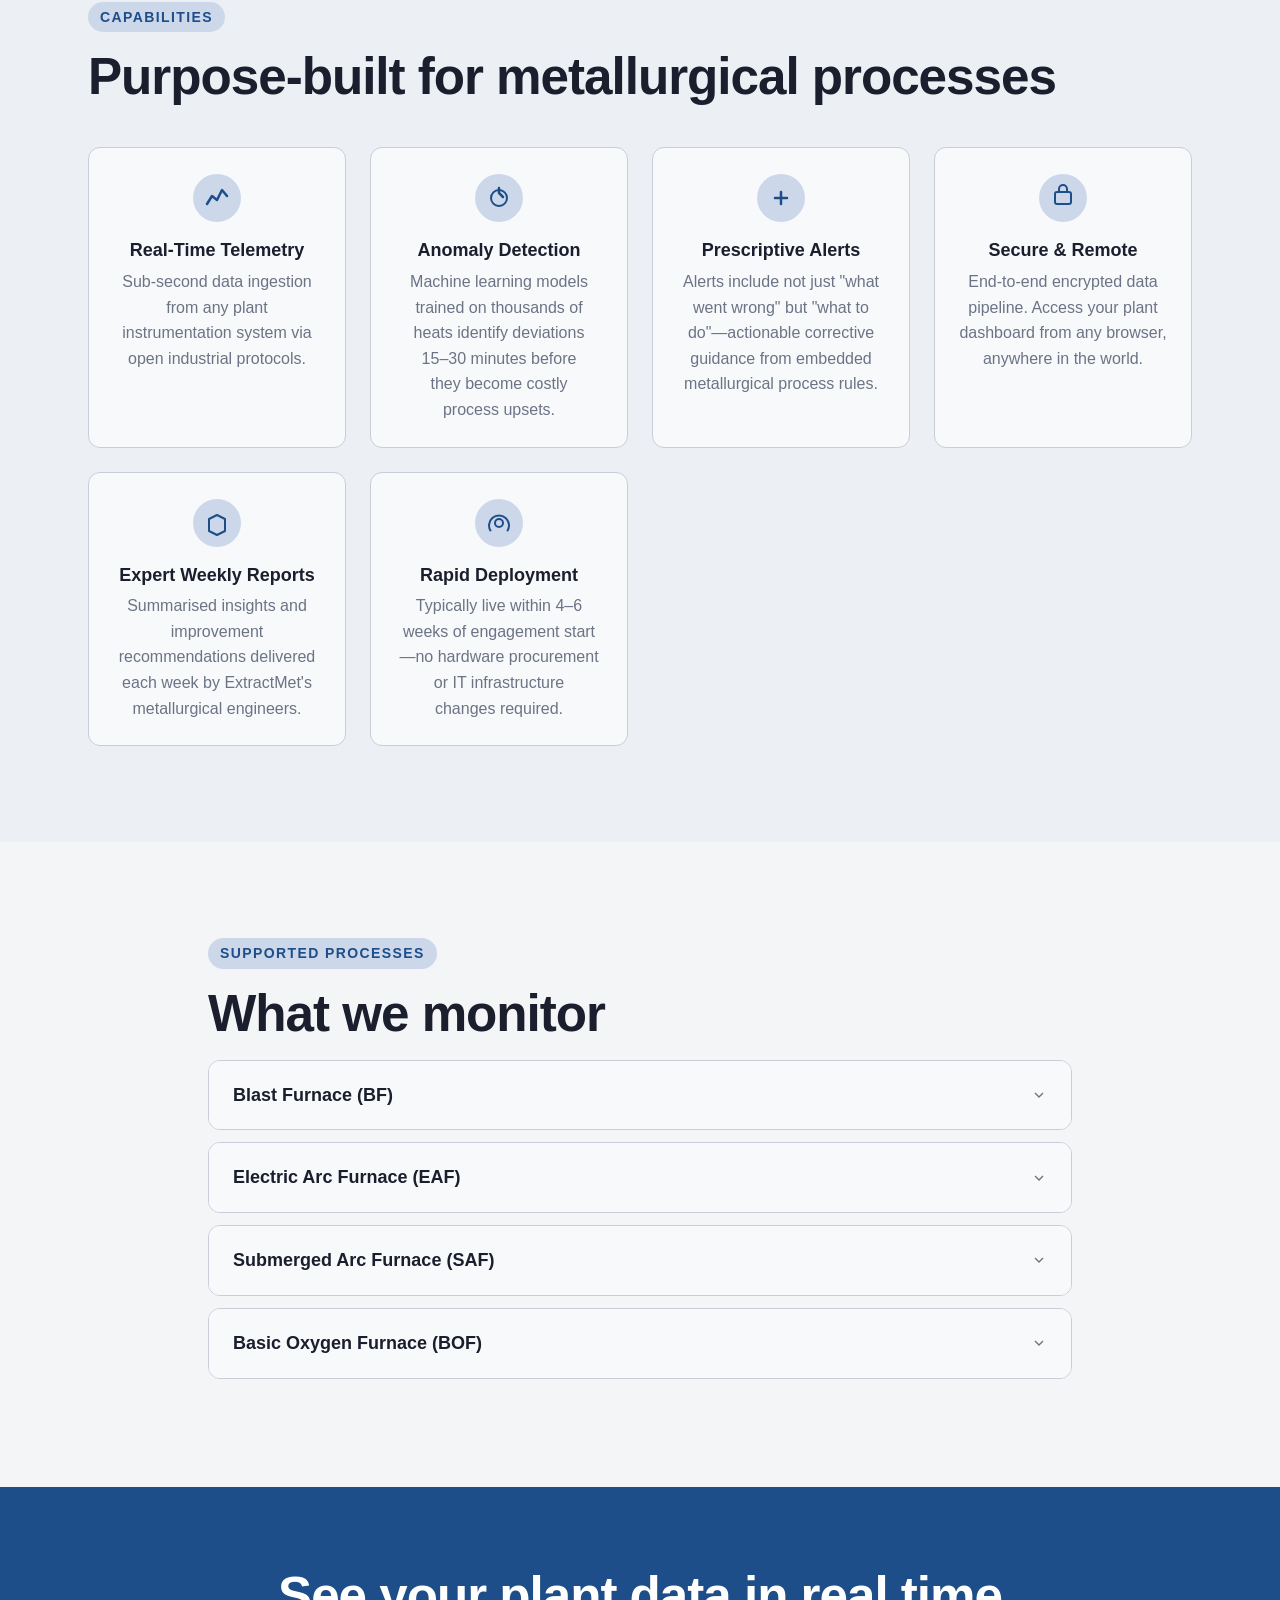
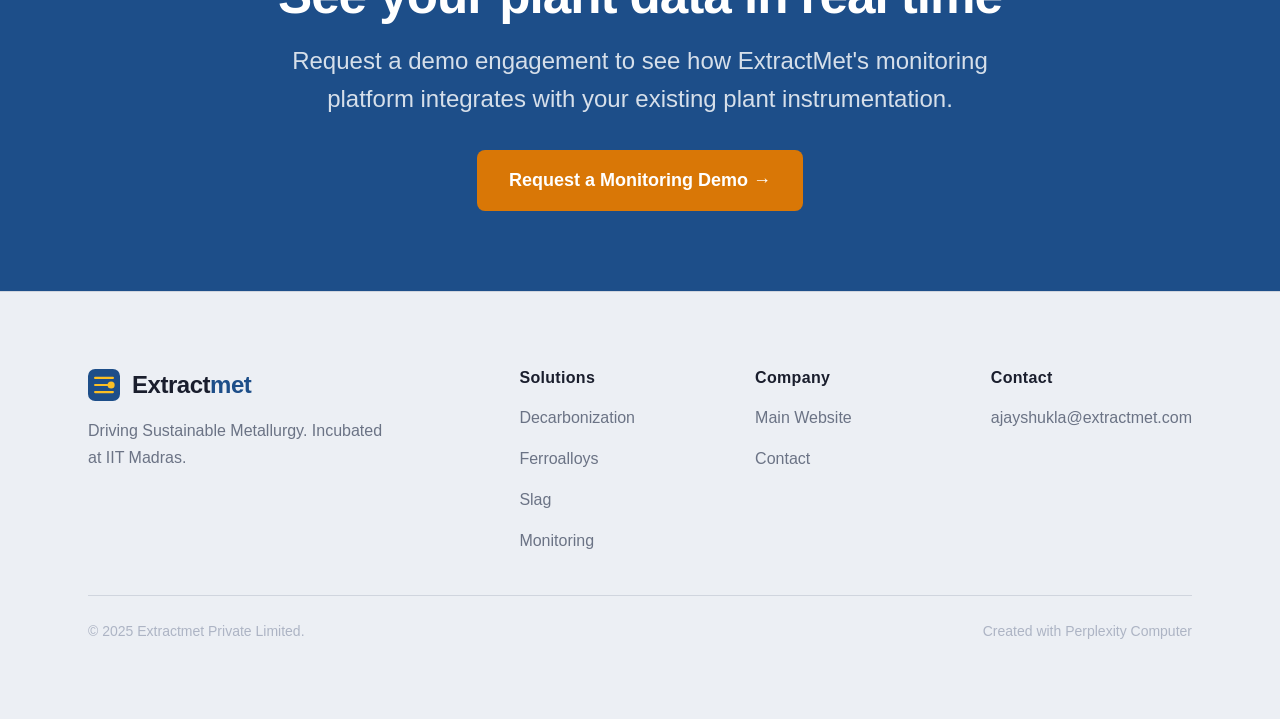
<file: monitoring.html>
<!DOCTYPE html>
<html lang="en">
<head>
<!--
   ______                            __
  / ____/___  ____ ___  ____  __  __/ /____  _____
 / /   / __ \/ __ `__ \/ __ \/ / / / __/ _ \/ ___/
/ /___/ /_/ / / / / / / /_/ / /_/ / /_/  __/ /
\____/\____/_/ /_/ /_/ .___/\__,_/\__/\___/_/
                    /_/
        Created with Perplexity Computer
        https://www.perplexity.ai/computer
-->
<meta name="generator" content="Perplexity Computer">
<meta name="author" content="Perplexity Computer">
<meta property="og:see_also" content="https://www.perplexity.ai/computer">
<link rel="author" href="https://www.perplexity.ai/computer">
<meta charset="UTF-8">
<meta name="viewport" content="width=device-width, initial-scale=1.0">
<title>AI-Enabled Remote Process Monitoring — Extractmet</title>
<meta name="description" content="ExtractMet's remote process monitoring platform delivers real-time telemetry, AI anomaly detection, and predictive alerts for blast furnaces, EAFs, and submerged arc furnaces.">
<link rel="preconnect" href="https://api.fontshare.com">
<link href="https://api.fontshare.com/v2/css?f[]=cabinet-grotesk@400,500,700,800&f[]=satoshi@400,500,700&display=swap" rel="stylesheet">
<link rel="stylesheet" href="base.css">
<link rel="stylesheet" href="style.css">
<style>
/* Live dashboard simulation */
.dashboard-mock {
  background: var(--color-surface-2);
  border: 1px solid var(--color-border);
  border-radius: var(--radius-xl);
  padding: var(--space-6);
  box-shadow: var(--shadow-lg);
}

.dashboard-header {
  display: flex;
  align-items: center;
  justify-content: space-between;
  margin-bottom: var(--space-6);
  padding-bottom: var(--space-4);
  border-bottom: 1px solid var(--color-divider);
}

.dashboard-title {
  font-family: var(--font-display);
  font-size: var(--text-base);
  font-weight: 700;
  color: var(--color-text);
  display: flex;
  align-items: center;
  gap: var(--space-2);
}

.dashboard-time {
  font-size: var(--text-xs);
  color: var(--color-text-muted);
  font-variant-numeric: tabular-nums;
}

.kpi-row {
  display: grid;
  grid-template-columns: repeat(4, 1fr);
  gap: var(--space-4);
  margin-bottom: var(--space-6);
}

@media (max-width: 640px) {
  .kpi-row { grid-template-columns: repeat(2, 1fr); }
}

.kpi-card {
  background: var(--color-surface-offset);
  border-radius: var(--radius-lg);
  padding: var(--space-4);
  border: 1px solid var(--color-border);
}

.kpi-card .label {
  font-size: var(--text-xs);
  color: var(--color-text-muted);
  margin-bottom: var(--space-1);
}

.kpi-card .value {
  font-family: var(--font-display);
  font-size: var(--text-lg);
  font-weight: 800;
  color: var(--color-text);
  font-variant-numeric: tabular-nums;
  letter-spacing: -0.02em;
}

.kpi-card .delta {
  font-size: var(--text-xs);
  margin-top: var(--space-1);
  font-weight: 600;
}

.delta-up { color: var(--color-success); }
.delta-down { color: #ef4444; }
.delta-ok { color: var(--color-text-muted); }

/* Mini sparkline chart */
.chart-area {
  height: 80px;
  position: relative;
}

.chart-area svg { width: 100%; height: 100%; }

/* Alert list */
.alert-list {
  display: flex;
  flex-direction: column;
  gap: var(--space-2);
  margin-top: var(--space-4);
}

.alert-item {
  display: flex;
  align-items: center;
  gap: var(--space-3);
  padding: var(--space-3) var(--space-4);
  border-radius: var(--radius-md);
  font-size: var(--text-sm);
}

.alert-warn { background: var(--color-cta-highlight); color: var(--color-cta); }
.alert-ok   { background: var(--color-success-highlight); color: var(--color-success); }
.alert-info { background: var(--color-primary-highlight); color: var(--color-primary); }

.alert-dot {
  width: 8px; height: 8px; border-radius: 50%; flex-shrink: 0;
}
.alert-warn .alert-dot { background: var(--color-cta); }
.alert-ok .alert-dot   { background: var(--color-success); }
.alert-info .alert-dot { background: var(--color-primary); }
</style>
</head>
<body>

<header class="site-header" id="site-header">
  <div class="container">
    <nav class="nav">
      <a href="index.html" class="nav-logo">
        <svg width="36" height="36" viewBox="0 0 36 36" fill="none"><rect width="36" height="36" rx="8" fill="var(--color-primary)"/><path d="M8 10h20M8 18h14M8 26h20" stroke="#fbbf24" stroke-width="2.5" stroke-linecap="round"/><circle cx="26" cy="18" r="4" fill="#fbbf24"/></svg>
        <span class="nav-logo-text">Extract<span>met</span></span>
      </a>
      <ul class="nav-links" id="nav-links" role="list">
        <li><a href="index.html">Home</a></li>
        <li><a href="decarbonization.html">Decarbonization</a></li>
        <li><a href="ferroalloys.html">Ferroalloys</a></li>
        <li><a href="slag.html">Slag Applications</a></li>
        <li><a href="monitoring.html" class="active">Remote Monitoring</a></li>
        <li><a href="collaborate.html">Collaborate</a></li>
      </ul>
      <div class="nav-actions">
        <button class="btn-theme" data-theme-toggle aria-label="Toggle dark mode"><svg width="18" height="18" viewBox="0 0 24 24" fill="none" stroke="currentColor" stroke-width="2"><path d="M21 12.79A9 9 0 1 1 11.21 3 7 7 0 0 0 21 12.79z"/></svg></button>
        <a href="collaborate.html" class="btn btn-primary">Get in Touch</a>
        <button class="nav-toggle" id="nav-toggle" aria-label="Toggle navigation" aria-expanded="false"><svg width="18" height="18" viewBox="0 0 24 24" fill="none" stroke="currentColor" stroke-width="2"><path d="M3 6h18M3 12h18M3 18h18"/></svg></button>
      </div>
    </nav>
  </div>
</header>

<main>
  <section class="page-hero">
    <div class="container">
      <div class="page-hero-content reveal">
        <nav class="breadcrumb" aria-label="Breadcrumb">
          <a href="index.html">Home</a>
          <span class="sep">/</span>
          <span class="current">Remote Monitoring</span>
        </nav>
        <h1>AI-Enabled Remote Process Monitoring</h1>
        <p>Real-time telemetry, anomaly detection, and predictive alerts for blast furnaces, EAFs, and submerged arc furnaces—delivering expert process guidance without an on-site consultant.</p>
      </div>
    </div>
  </section>

  <!-- LIVE DASHBOARD MOCKUP -->
  <section>
    <div class="container">
      <div class="two-col">
        <div class="reveal">
          <p class="section-label">Platform</p>
          <h2 class="section-title">Your furnace data, always in expert hands</h2>
          <p>ExtractMet's monitoring platform ingests real-time process data from your existing instrumentation—no hardware replacement required. Our AI models, trained on fundamental metallurgical process knowledge and historical plant data, detect anomalies and prescribe corrective actions before problems escalate.</p>
          <ul class="info-list">
            <li>Connects to existing DCS/SCADA via standard OPC-UA, Modbus, or REST APIs</li>
            <li>Real-time key performance indicator (KPI) dashboard accessible anywhere</li>
            <li>AI anomaly detection with alert classification and root cause analysis</li>
            <li>Predictive maintenance alerts for critical equipment (electrodes, tuyeres, cooling)</li>
            <li>Weekly process reports with recommendations from metallurgical experts</li>
          </ul>
          <a href="collaborate.html" class="btn btn-primary" style="margin-top:var(--space-4);">Request a Demo</a>
        </div>

        <!-- Live-updating dashboard mockup -->
        <div class="reveal">
          <div class="dashboard-mock">
            <div class="dashboard-header">
              <div class="dashboard-title">
                <span class="live-dot" aria-label="Live"></span>
                EAF Unit 2 — Live Monitor
              </div>
              <div class="dashboard-time" id="live-time">Loading...</div>
            </div>

            <div class="kpi-row">
              <div class="kpi-card">
                <div class="label">Furnace Temp (°C)</div>
                <div class="value" id="kpi-temp">1,612</div>
                <div class="delta delta-ok" id="d-temp">↔ Nominal</div>
              </div>
              <div class="kpi-card">
                <div class="label">Power Input (MW)</div>
                <div class="value" id="kpi-power">48.3</div>
                <div class="delta delta-up" id="d-power">↑ Optimising</div>
              </div>
              <div class="kpi-card">
                <div class="label">O₂ Injection (Nm³/h)</div>
                <div class="value" id="kpi-o2">3,240</div>
                <div class="delta delta-ok" id="d-o2">↔ On Target</div>
              </div>
              <div class="kpi-card">
                <div class="label">Specific Energy (kWh/t)</div>
                <div class="value" id="kpi-energy">385</div>
                <div class="delta delta-up" id="d-energy">↓ –4% vs avg</div>
              </div>
            </div>

            <!-- Mini sparkline -->
            <div class="chart-area">
              <svg viewBox="0 0 400 80" preserveAspectRatio="none" fill="none" id="spark-svg">
                <defs>
                  <linearGradient id="sg" x1="0" y1="0" x2="0" y2="1">
                    <stop offset="0%" stop-color="var(--color-primary)" stop-opacity="0.3"/>
                    <stop offset="100%" stop-color="var(--color-primary)" stop-opacity="0.0"/>
                  </linearGradient>
                </defs>
                <path id="spark-area" fill="url(#sg)"/>
                <path id="spark-line" stroke="var(--color-primary)" stroke-width="2" stroke-linecap="round"/>
              </svg>
            </div>
            <div style="font-size:var(--text-xs);color:var(--color-text-faint);margin-top:var(--space-2);">Temperature trend — last 20 readings</div>

            <div class="alert-list">
              <div class="alert-item alert-ok">
                <span class="alert-dot"></span>
                <span>Electrode immersion depth: within optimal range (420–440 mm)</span>
              </div>
              <div class="alert-item alert-warn" id="alert-warn">
                <span class="alert-dot"></span>
                <span>Cooling water flow: Zone 3 slightly below target — monitor</span>
              </div>
              <div class="alert-item alert-info">
                <span class="alert-dot"></span>
                <span>AI recommendation: reduce oxygen lancing rate by 3% to minimise iron losses</span>
              </div>
            </div>
          </div>
        </div>
      </div>
    </div>
  </section>

  <!-- FEATURES -->
  <section style="background:var(--color-surface-offset);">
    <div class="container">
      <p class="section-label">Capabilities</p>
      <h2 class="section-title">Purpose-built for metallurgical processes</h2>
      <div class="feature-grid" style="grid-template-columns:repeat(auto-fit,minmax(240px,1fr));">
        <div class="feature-item reveal">
          <div class="icon"><svg viewBox="0 0 52 52" fill="none"><circle cx="26" cy="26" r="24" fill="var(--color-primary-highlight)"/><path d="M16 32l5-8 5 4 5-10 5 6" stroke="var(--color-primary)" stroke-width="2.5" stroke-linecap="round" stroke-linejoin="round"/></svg></div>
          <h4>Real-Time Telemetry</h4>
          <p>Sub-second data ingestion from any plant instrumentation system via open industrial protocols.</p>
        </div>
        <div class="feature-item reveal">
          <div class="icon"><svg viewBox="0 0 52 52" fill="none"><circle cx="26" cy="26" r="24" fill="var(--color-primary-highlight)"/><path d="M26 16v5l4 4" stroke="var(--color-primary)" stroke-width="2.5" stroke-linecap="round"/><circle cx="26" cy="26" r="8" stroke="var(--color-primary)" stroke-width="2"/></svg></div>
          <h4>Anomaly Detection</h4>
          <p>Machine learning models trained on thousands of heats identify deviations 15–30 minutes before they become costly process upsets.</p>
        </div>
        <div class="feature-item reveal">
          <div class="icon"><svg viewBox="0 0 52 52" fill="none"><circle cx="26" cy="26" r="24" fill="var(--color-primary-highlight)"/><path d="M20 26h12M26 20v12" stroke="var(--color-primary)" stroke-width="2.5" stroke-linecap="round"/></svg></div>
          <h4>Prescriptive Alerts</h4>
          <p>Alerts include not just "what went wrong" but "what to do"—actionable corrective guidance from embedded metallurgical process rules.</p>
        </div>
        <div class="feature-item reveal">
          <div class="icon"><svg viewBox="0 0 52 52" fill="none"><circle cx="26" cy="26" r="24" fill="var(--color-primary-highlight)"/><rect x="18" y="20" width="16" height="12" rx="2" stroke="var(--color-primary)" stroke-width="2"/><path d="M22 20v-3a4 4 0 0 1 8 0v3" stroke="var(--color-primary)" stroke-width="2"/></svg></div>
          <h4>Secure &amp; Remote</h4>
          <p>End-to-end encrypted data pipeline. Access your plant dashboard from any browser, anywhere in the world.</p>
        </div>
        <div class="feature-item reveal">
          <div class="icon"><svg viewBox="0 0 52 52" fill="none"><circle cx="26" cy="26" r="24" fill="var(--color-primary-highlight)"/><path d="M18 34V22l8-4 8 4v12l-8 4-8-4z" stroke="var(--color-primary)" stroke-width="2" stroke-linejoin="round"/></svg></div>
          <h4>Expert Weekly Reports</h4>
          <p>Summarised insights and improvement recommendations delivered each week by ExtractMet's metallurgical engineers.</p>
        </div>
        <div class="feature-item reveal">
          <div class="icon"><svg viewBox="0 0 52 52" fill="none"><circle cx="26" cy="26" r="24" fill="var(--color-primary-highlight)"/><path d="M22 26a4 4 0 1 0 8 0 4 4 0 0 0-8 0zM34.2 34.2a10 10 0 1 0-16.4 0" stroke="var(--color-primary)" stroke-width="2"/></svg></div>
          <h4>Rapid Deployment</h4>
          <p>Typically live within 4–6 weeks of engagement start—no hardware procurement or IT infrastructure changes required.</p>
        </div>
      </div>
    </div>
  </section>

  <!-- SUPPORTED PROCESSES -->
  <section>
    <div class="container container--narrow">
      <p class="section-label">Supported Processes</p>
      <h2 class="section-title">What we monitor</h2>
      <div class="accordion-item reveal"><button class="accordion-trigger" aria-expanded="false"><span>Blast Furnace (BF)</span><svg class="chevron" width="16" height="16" viewBox="0 0 24 24" fill="none" stroke="currentColor" stroke-width="2"><path d="M6 9l6 6 6-6"/></svg></button><div class="accordion-body">Raceway temperature, hot metal temperature and chemistry, burden distribution, gas utilisation efficiency (CO utilisation), and shaft pressure differential. Predictive detection of hanging, slipping, and tuyere damage.</div></div>
      <div class="accordion-item reveal"><button class="accordion-trigger" aria-expanded="false"><span>Electric Arc Furnace (EAF)</span><svg class="chevron" width="16" height="16" viewBox="0 0 24 24" fill="none" stroke="currentColor" stroke-width="2"><path d="M6 9l6 6 6-6"/></svg></button><div class="accordion-body">Electrode position and immersion depth, power and energy input per heat, bath temperature estimation, oxygen and carbon injection optimisation, and off-gas composition for foaming slag control. Heat time and melt-out prediction.</div></div>
      <div class="accordion-item reveal"><button class="accordion-trigger" aria-expanded="false"><span>Submerged Arc Furnace (SAF)</span><svg class="chevron" width="16" height="16" viewBox="0 0 24 24" fill="none" stroke="currentColor" stroke-width="2"><path d="M6 9l6 6 6-6"/></svg></button><div class="accordion-body">Electrode slip and breakage detection, burden resistance monitoring, specific energy consumption, tap chemistry prediction, and slag level estimation. Charge mix recommendation for optimal slag basicity and alloy recovery.</div></div>
      <div class="accordion-item reveal"><button class="accordion-trigger" aria-expanded="false"><span>Basic Oxygen Furnace (BOF)</span><svg class="chevron" width="16" height="16" viewBox="0 0 24 24" fill="none" stroke="currentColor" stroke-width="2"><path d="M6 9l6 6 6-6"/></svg></button><div class="accordion-body">Lance position and blowing pattern optimisation, dynamic charge calculation, end-point carbon and temperature prediction, and slopping detection via off-gas and vibration analysis.</div></div>
    </div>
  </section>

  <div class="cta-band">
    <div class="container">
      <h2>See your plant data in real time</h2>
      <p>Request a demo engagement to see how ExtractMet's monitoring platform integrates with your existing plant instrumentation.</p>
      <a href="collaborate.html" class="btn btn-cta" style="font-size:var(--text-base);padding:var(--space-4) var(--space-8);">Request a Monitoring Demo →</a>
    </div>
  </div>
</main>

<footer class="site-footer">
  <div class="container">
    <div class="footer-grid">
      <div class="footer-brand"><a href="index.html" class="nav-logo" style="margin-bottom:var(--space-2);"><svg width="32" height="32" viewBox="0 0 36 36" fill="none"><rect width="36" height="36" rx="8" fill="var(--color-primary)"/><path d="M8 10h20M8 18h14M8 26h20" stroke="#fbbf24" stroke-width="2.5" stroke-linecap="round"/><circle cx="26" cy="18" r="4" fill="#fbbf24"/></svg><span class="nav-logo-text">Extract<span>met</span></span></a><p>Driving Sustainable Metallurgy. Incubated at IIT Madras.</p></div>
      <div class="footer-col"><h4>Solutions</h4><ul role="list"><li><a href="decarbonization.html">Decarbonization</a></li><li><a href="ferroalloys.html">Ferroalloys</a></li><li><a href="slag.html">Slag</a></li><li><a href="monitoring.html">Monitoring</a></li></ul></div>
      <div class="footer-col"><h4>Company</h4><ul role="list"><li><a href="https://www.extractmet.com" target="_blank" rel="noopener noreferrer">Main Website</a></li><li><a href="collaborate.html">Contact</a></li></ul></div>
      <div class="footer-col"><h4>Contact</h4><ul role="list"><li><a href="mailto:ajayshukla@extractmet.com">ajayshukla@extractmet.com</a></li></ul></div>
    </div>
    <div class="footer-bottom"><p>© 2025 Extractmet Private Limited.</p><a href="https://www.perplexity.ai/computer" target="_blank" rel="noopener noreferrer">Created with Perplexity Computer</a></div>
  </div>
</footer>

<script>
(function(){const t=document.querySelector('[data-theme-toggle]'),r=document.documentElement;let d=matchMedia('(prefers-color-scheme:dark)').matches?'dark':'light';r.setAttribute('data-theme',d);if(t){t.innerHTML=d==='dark'?'<svg width="18" height="18" viewBox="0 0 24 24" fill="none" stroke="currentColor" stroke-width="2"><circle cx="12" cy="12" r="5"/><path d="M12 1v2M12 21v2M4.22 4.22l1.42 1.42M18.36 18.36l1.42 1.42M1 12h2M21 12h2M4.22 19.78l1.42-1.42M18.36 5.64l1.42-1.42"/></svg>':'<svg width="18" height="18" viewBox="0 0 24 24" fill="none" stroke="currentColor" stroke-width="2"><path d="M21 12.79A9 9 0 1 1 11.21 3 7 7 0 0 0 21 12.79z"/></svg>';t.addEventListener('click',()=>{d=d==='dark'?'light':'dark';r.setAttribute('data-theme',d);t.innerHTML=d==='dark'?'<svg width="18" height="18" viewBox="0 0 24 24" fill="none" stroke="currentColor" stroke-width="2"><circle cx="12" cy="12" r="5"/><path d="M12 1v2M12 21v2M4.22 4.22l1.42 1.42M18.36 18.36l1.42 1.42M1 12h2M21 12h2M4.22 19.78l1.42-1.42M18.36 5.64l1.42-1.42"/></svg>':'<svg width="18" height="18" viewBox="0 0 24 24" fill="none" stroke="currentColor" stroke-width="2"><path d="M21 12.79A9 9 0 1 1 11.21 3 7 7 0 0 0 21 12.79z"/></svg>'});} })();
const navToggle=document.getElementById('nav-toggle'),navLinks=document.getElementById('nav-links');navToggle?.addEventListener('click',()=>{const o=navLinks.classList.toggle('open');navToggle.setAttribute('aria-expanded',o);});
const header=document.getElementById('site-header');window.addEventListener('scroll',()=>{header.classList.toggle('site-header--scrolled',window.scrollY>10);},{passive:true});
const io=new IntersectionObserver(e=>{e.forEach(x=>{if(x.isIntersecting){x.target.classList.add('visible');io.unobserve(x.target);}});},{threshold:0.1});document.querySelectorAll('.reveal').forEach(el=>io.observe(el));
document.querySelectorAll('.accordion-trigger').forEach(btn=>{btn.addEventListener('click',()=>{const expanded=btn.getAttribute('aria-expanded')==='true';document.querySelectorAll('.accordion-trigger').forEach(b=>{b.setAttribute('aria-expanded','false');b.nextElementSibling.classList.remove('open');});if(!expanded){btn.setAttribute('aria-expanded','true');btn.nextElementSibling.classList.add('open');}});});

// Live dashboard simulation
const tempHistory = Array.from({length:20},(_,i)=>1580+Math.round(Math.sin(i*0.4)*25+Math.random()*15));
let tick = 0;

function updateSparkline(data){
  const min=Math.min(...data)-10,max=Math.max(...data)+10,rng=max-min;
  const pts=data.map((v,i)=>`${i*21},${80-((v-min)/rng)*70}`);
  const areaPath='M'+pts.join('L')+'L'+((data.length-1)*21)+',80 L0,80 Z';
  const linePath='M'+pts.join('L');
  document.getElementById('spark-area').setAttribute('d',areaPath);
  document.getElementById('spark-line').setAttribute('d',linePath);
}

function updateDashboard(){
  const now=new Date();
  document.getElementById('live-time').textContent=now.toLocaleTimeString('en-IN',{hour12:false});

  // Jitter KPIs
  const temp=1580+Math.round(Math.sin(tick*0.3)*30+Math.random()*12);
  const power=(47+Math.sin(tick*0.2)*2+Math.random()).toFixed(1);
  const o2=3200+Math.round(Math.sin(tick*0.15)*100+Math.random()*50);
  const energy=380+Math.round(Math.cos(tick*0.25)*10+Math.random()*8);

  document.getElementById('kpi-temp').textContent=temp.toLocaleString();
  document.getElementById('kpi-power').textContent=power;
  document.getElementById('kpi-o2').textContent=o2.toLocaleString();
  document.getElementById('kpi-energy').textContent=energy;

  // Update sparkline
  tempHistory.shift();
  tempHistory.push(temp);
  updateSparkline(tempHistory);

  tick++;
}

updateSparkline(tempHistory);
setInterval(updateDashboard, 2000);
</script>
</body>
</html>
</file>
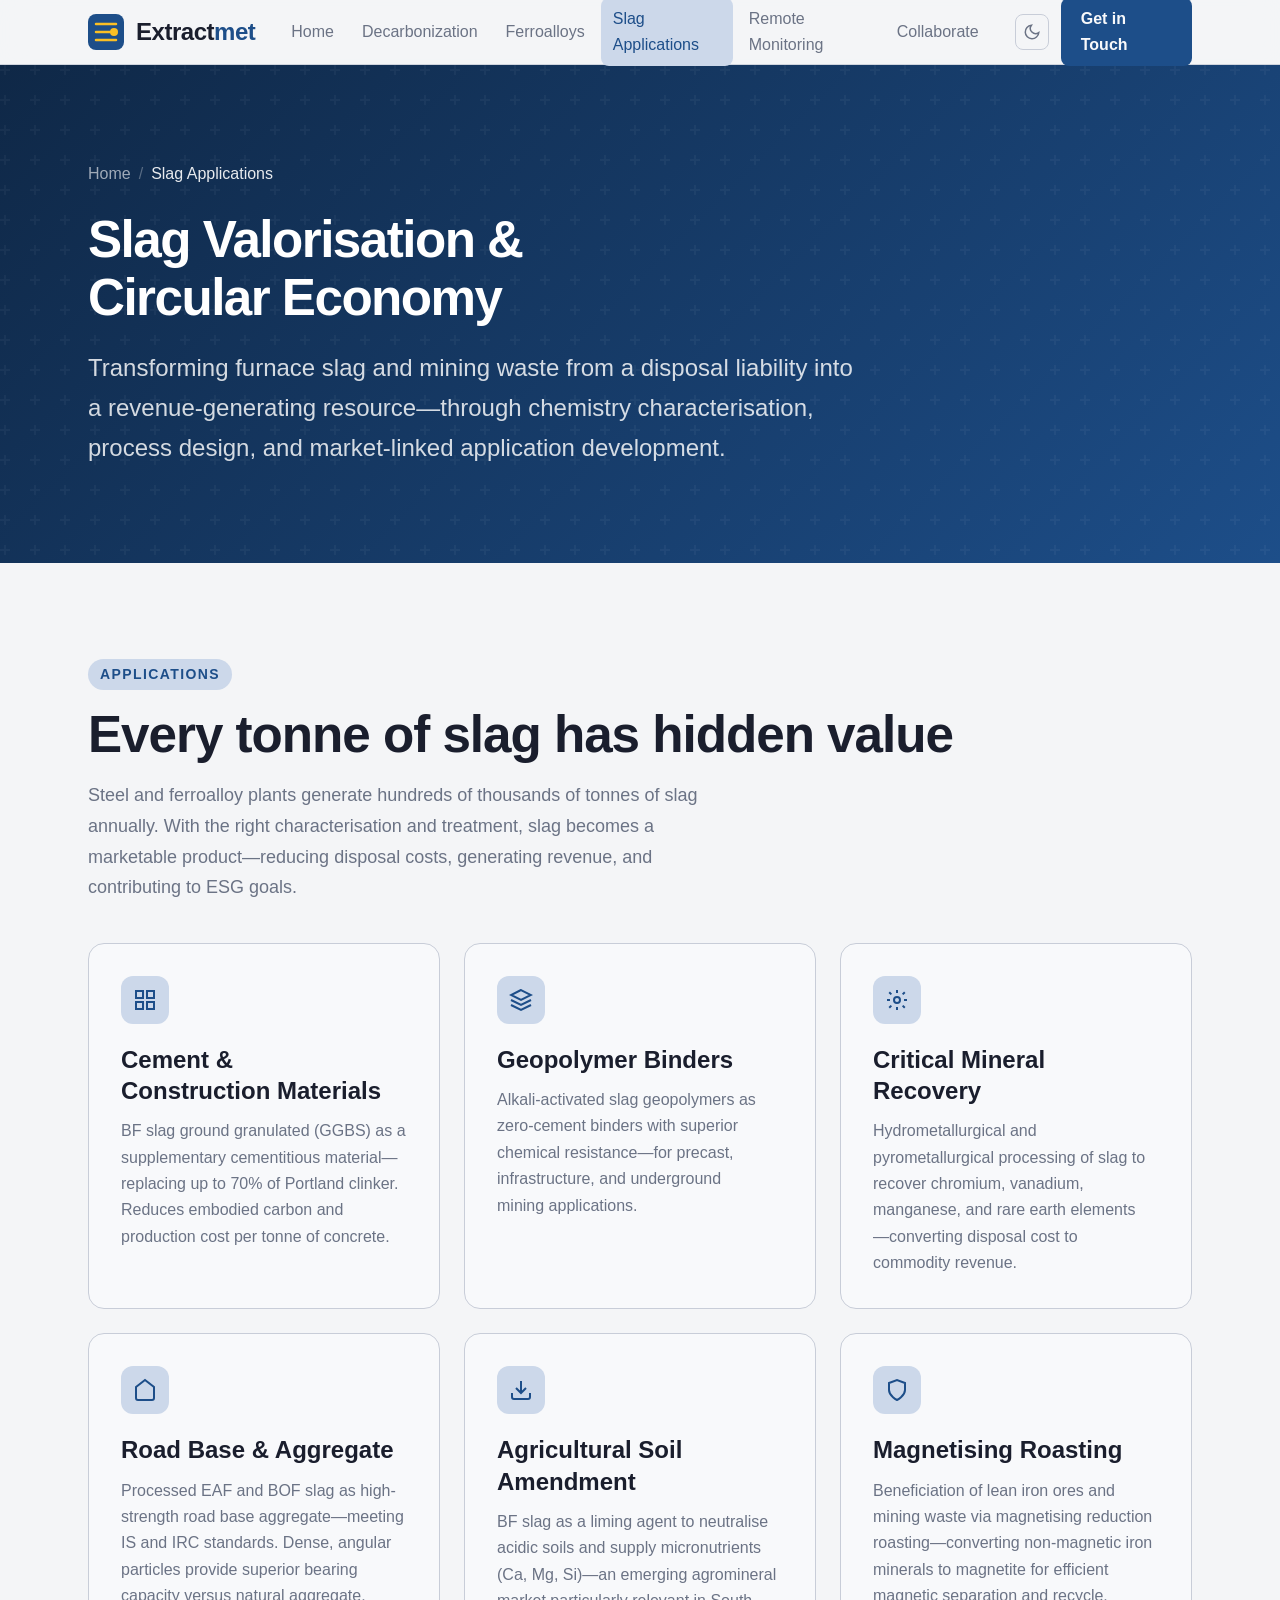
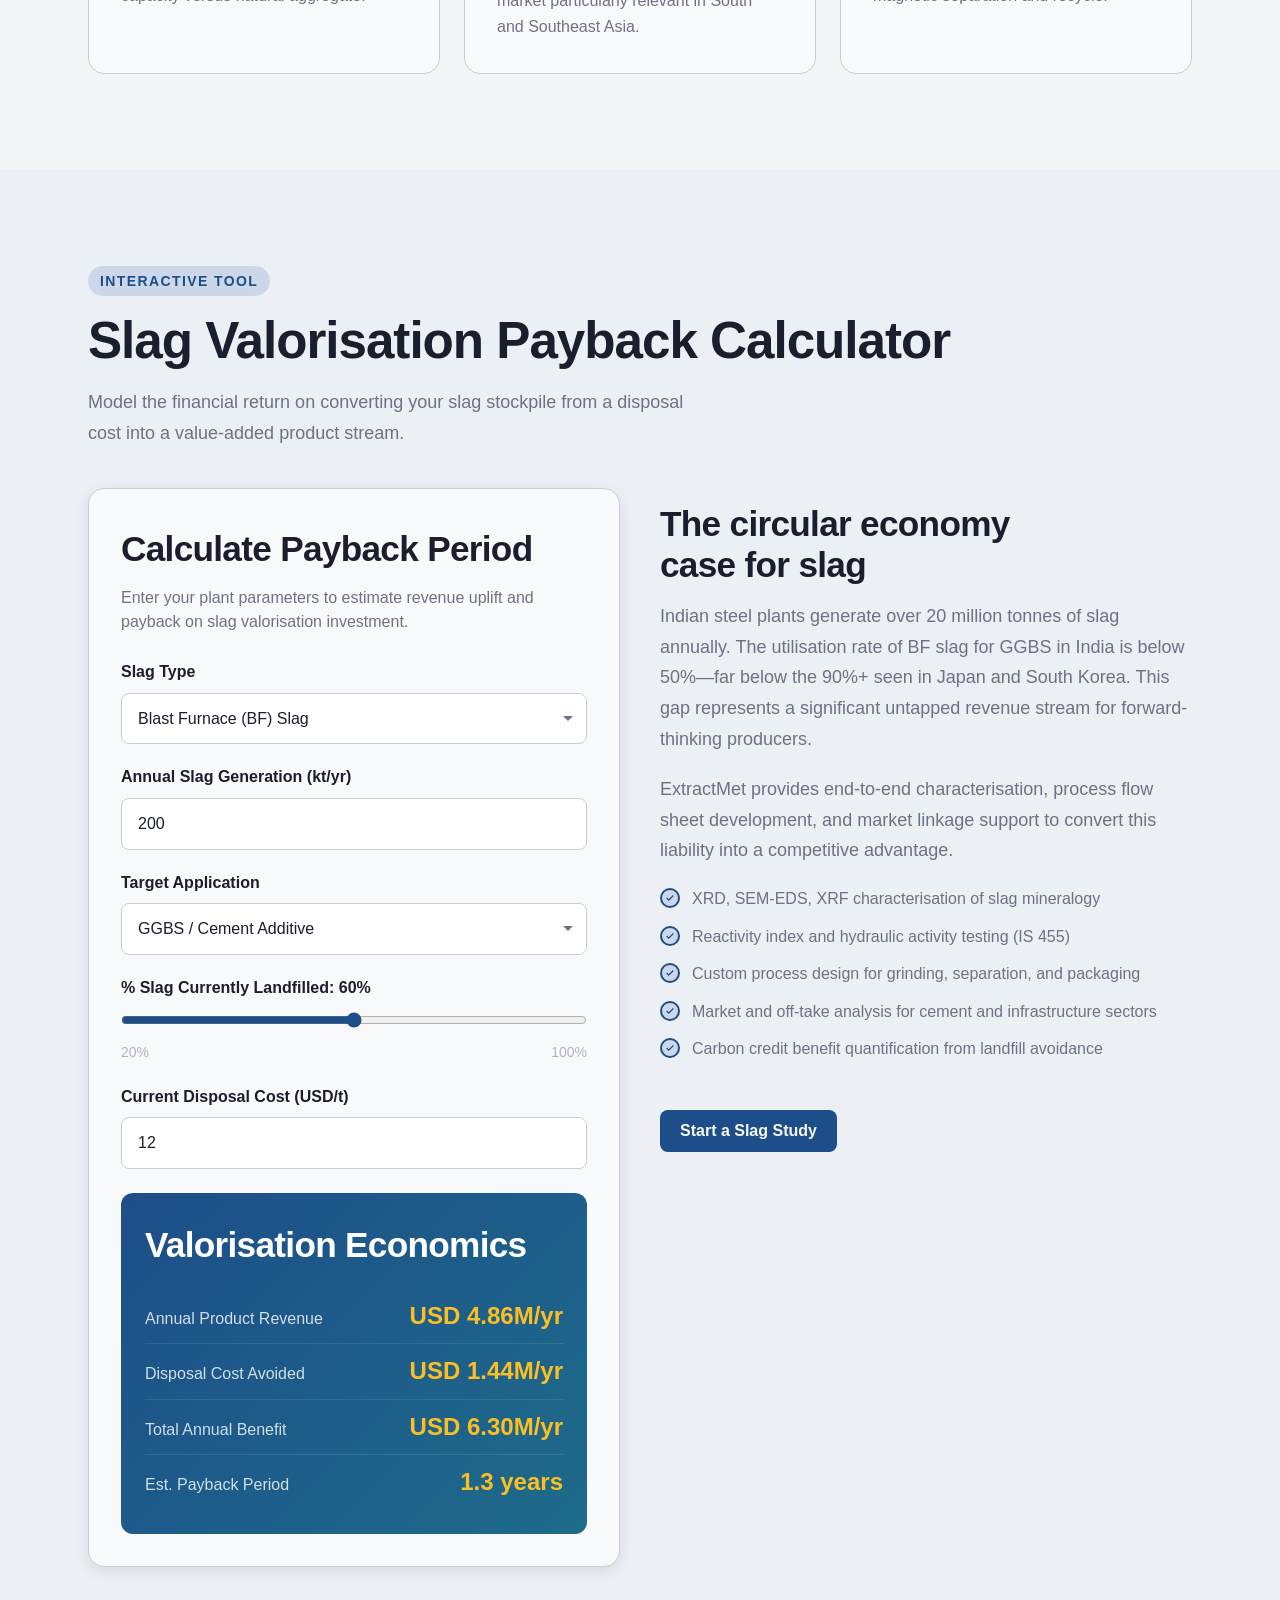
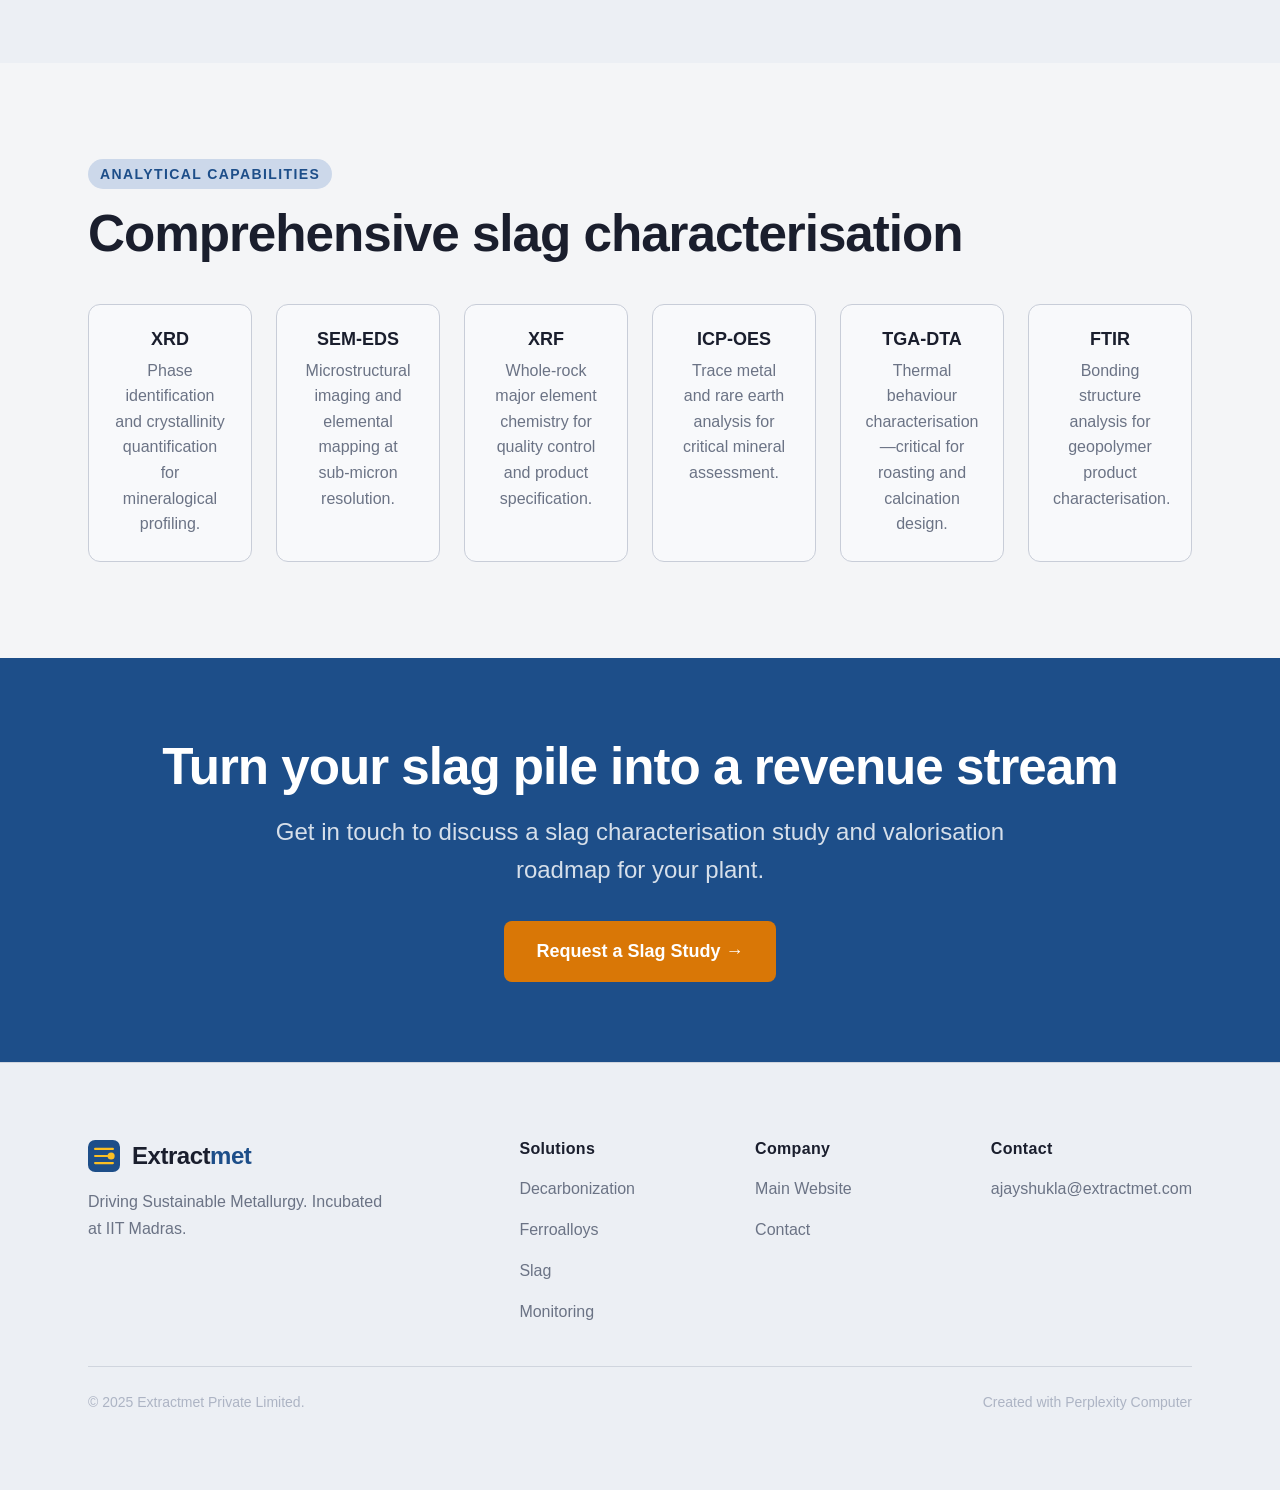
<file: slag.html>
<!DOCTYPE html>
<html lang="en">
<head>
<!--
   ______                            __
  / ____/___  ____ ___  ____  __  __/ /____  _____
 / /   / __ \/ __ `__ \/ __ \/ / / / __/ _ \/ ___/
/ /___/ /_/ / / / / / / /_/ / /_/ / /_/  __/ /
\____/\____/_/ /_/ /_/ .___/\__,_/\__/\___/_/
                    /_/
        Created with Perplexity Computer
        https://www.perplexity.ai/computer
-->
<meta name="generator" content="Perplexity Computer">
<meta name="author" content="Perplexity Computer">
<meta property="og:see_also" content="https://www.perplexity.ai/computer">
<link rel="author" href="https://www.perplexity.ai/computer">
<meta charset="UTF-8">
<meta name="viewport" content="width=device-width, initial-scale=1.0">
<title>Slag Valorisation &amp; Circular Economy — Extractmet</title>
<meta name="description" content="ExtractMet converts furnace slag and mining waste into value-added products—cement additives, geopolymers, and critical mineral recovery. Includes payback period calculator.">
<link rel="preconnect" href="https://api.fontshare.com">
<link href="https://api.fontshare.com/v2/css?f[]=cabinet-grotesk@400,500,700,800&f[]=satoshi@400,500,700&display=swap" rel="stylesheet">
<link rel="stylesheet" href="base.css">
<link rel="stylesheet" href="style.css">
</head>
<body>

<header class="site-header" id="site-header">
  <div class="container">
    <nav class="nav">
      <a href="index.html" class="nav-logo">
        <svg width="36" height="36" viewBox="0 0 36 36" fill="none"><rect width="36" height="36" rx="8" fill="var(--color-primary)"/><path d="M8 10h20M8 18h14M8 26h20" stroke="#fbbf24" stroke-width="2.5" stroke-linecap="round"/><circle cx="26" cy="18" r="4" fill="#fbbf24"/></svg>
        <span class="nav-logo-text">Extract<span>met</span></span>
      </a>
      <ul class="nav-links" id="nav-links" role="list">
        <li><a href="index.html">Home</a></li>
        <li><a href="decarbonization.html">Decarbonization</a></li>
        <li><a href="ferroalloys.html">Ferroalloys</a></li>
        <li><a href="slag.html" class="active">Slag Applications</a></li>
        <li><a href="monitoring.html">Remote Monitoring</a></li>
        <li><a href="collaborate.html">Collaborate</a></li>
      </ul>
      <div class="nav-actions">
        <button class="btn-theme" data-theme-toggle aria-label="Toggle dark mode"><svg width="18" height="18" viewBox="0 0 24 24" fill="none" stroke="currentColor" stroke-width="2"><path d="M21 12.79A9 9 0 1 1 11.21 3 7 7 0 0 0 21 12.79z"/></svg></button>
        <a href="collaborate.html" class="btn btn-primary">Get in Touch</a>
        <button class="nav-toggle" id="nav-toggle" aria-label="Toggle navigation" aria-expanded="false"><svg width="18" height="18" viewBox="0 0 24 24" fill="none" stroke="currentColor" stroke-width="2"><path d="M3 6h18M3 12h18M3 18h18"/></svg></button>
      </div>
    </nav>
  </div>
</header>

<main>
  <section class="page-hero">
    <div class="container">
      <div class="page-hero-content reveal">
        <nav class="breadcrumb" aria-label="Breadcrumb">
          <a href="index.html">Home</a>
          <span class="sep">/</span>
          <span class="current">Slag Applications</span>
        </nav>
        <h1>Slag Valorisation &amp; Circular Economy</h1>
        <p>Transforming furnace slag and mining waste from a disposal liability into a revenue-generating resource—through chemistry characterisation, process design, and market-linked application development.</p>
      </div>
    </div>
  </section>

  <!-- SLAG APPLICATIONS GRID -->
  <section>
    <div class="container">
      <p class="section-label">Applications</p>
      <h2 class="section-title">Every tonne of slag has hidden value</h2>
      <p class="section-desc">Steel and ferroalloy plants generate hundreds of thousands of tonnes of slag annually. With the right characterisation and treatment, slag becomes a marketable product—reducing disposal costs, generating revenue, and contributing to ESG goals.</p>
      <div class="service-grid">
        <div class="service-card reveal">
          <div class="service-card-icon">
            <svg width="24" height="24" viewBox="0 0 24 24" fill="none" stroke="currentColor" stroke-width="2"><rect x="3" y="3" width="7" height="7"/><rect x="14" y="3" width="7" height="7"/><rect x="14" y="14" width="7" height="7"/><rect x="3" y="14" width="7" height="7"/></svg>
          </div>
          <h3>Cement &amp; Construction Materials</h3>
          <p>BF slag ground granulated (GGBS) as a supplementary cementitious material—replacing up to 70% of Portland clinker. Reduces embodied carbon and production cost per tonne of concrete.</p>
        </div>
        <div class="service-card reveal">
          <div class="service-card-icon">
            <svg width="24" height="24" viewBox="0 0 24 24" fill="none" stroke="currentColor" stroke-width="2"><path d="M12 2L2 7l10 5 10-5-10-5zM2 17l10 5 10-5M2 12l10 5 10-5"/></svg>
          </div>
          <h3>Geopolymer Binders</h3>
          <p>Alkali-activated slag geopolymers as zero-cement binders with superior chemical resistance—for precast, infrastructure, and underground mining applications.</p>
        </div>
        <div class="service-card reveal">
          <div class="service-card-icon">
            <svg width="24" height="24" viewBox="0 0 24 24" fill="none" stroke="currentColor" stroke-width="2"><circle cx="12" cy="12" r="3"/><path d="M12 2v3M12 19v3M4.22 4.22l2.12 2.12M17.66 17.66l2.12 2.12M2 12h3M19 12h3M4.22 19.78l2.12-2.12M17.66 6.34l2.12-2.12"/></svg>
          </div>
          <h3>Critical Mineral Recovery</h3>
          <p>Hydrometallurgical and pyrometallurgical processing of slag to recover chromium, vanadium, manganese, and rare earth elements—converting disposal cost to commodity revenue.</p>
        </div>
        <div class="service-card reveal">
          <div class="service-card-icon">
            <svg width="24" height="24" viewBox="0 0 24 24" fill="none" stroke="currentColor" stroke-width="2"><path d="M3 9l9-7 9 7v11a2 2 0 0 1-2 2H5a2 2 0 0 1-2-2z"/></svg>
          </div>
          <h3>Road Base &amp; Aggregate</h3>
          <p>Processed EAF and BOF slag as high-strength road base aggregate—meeting IS and IRC standards. Dense, angular particles provide superior bearing capacity versus natural aggregate.</p>
        </div>
        <div class="service-card reveal">
          <div class="service-card-icon">
            <svg width="24" height="24" viewBox="0 0 24 24" fill="none" stroke="currentColor" stroke-width="2"><path d="M21 15v4a2 2 0 0 1-2 2H5a2 2 0 0 1-2-2v-4"/><polyline points="7 10 12 15 17 10"/><line x1="12" y1="15" x2="12" y2="3"/></svg>
          </div>
          <h3>Agricultural Soil Amendment</h3>
          <p>BF slag as a liming agent to neutralise acidic soils and supply micronutrients (Ca, Mg, Si)—an emerging agromineral market particularly relevant in South and Southeast Asia.</p>
        </div>
        <div class="service-card reveal">
          <div class="service-card-icon">
            <svg width="24" height="24" viewBox="0 0 24 24" fill="none" stroke="currentColor" stroke-width="2"><path d="M12 22s8-4 8-10V5l-8-3-8 3v7c0 6 8 10 8 10z"/></svg>
          </div>
          <h3>Magnetising Roasting</h3>
          <p>Beneficiation of lean iron ores and mining waste via magnetising reduction roasting—converting non-magnetic iron minerals to magnetite for efficient magnetic separation and recycle.</p>
        </div>
      </div>
    </div>
  </section>

  <!-- PAYBACK CALCULATOR -->
  <section class="calc-section">
    <div class="container">
      <p class="section-label">Interactive Tool</p>
      <h2 class="section-title">Slag Valorisation Payback Calculator</h2>
      <p class="section-desc">Model the financial return on converting your slag stockpile from a disposal cost into a value-added product stream.</p>
      <div class="calc-wrapper">
        <div class="calc-card reveal">
          <div class="calc-title">Calculate Payback Period</div>
          <div class="calc-subtitle">Enter your plant parameters to estimate revenue uplift and payback on slag valorisation investment.</div>

          <div class="field-group">
            <label class="field-label" for="slag-type">Slag Type</label>
            <select class="field-select" id="slag-type">
              <option value="bf">Blast Furnace (BF) Slag</option>
              <option value="bof">BOF / LD Slag</option>
              <option value="eaf">EAF Slag</option>
              <option value="fecr">FeCr Slag</option>
              <option value="copper">Copper Smelter Slag</option>
            </select>
          </div>

          <div class="field-group">
            <label class="field-label" for="slag-volume">Annual Slag Generation (kt/yr)</label>
            <input class="field-input" type="number" id="slag-volume" value="200" min="10" max="5000" step="10">
          </div>

          <div class="field-group">
            <label class="field-label" for="application">Target Application</label>
            <select class="field-select" id="application">
              <option value="ggbs">GGBS / Cement Additive</option>
              <option value="agg">Road Aggregate</option>
              <option value="geo">Geopolymer Binder</option>
              <option value="mineral">Critical Mineral Recovery</option>
            </select>
          </div>

          <div class="field-group">
            <label class="field-label">% Slag Currently Landfilled: <strong id="landfill-pct-val">60</strong>%</label>
            <input class="field-range" type="range" id="landfill-pct" min="20" max="100" value="60" step="5">
            <div class="field-range-labels"><span>20%</span><span>100%</span></div>
          </div>

          <div class="field-group">
            <label class="field-label" for="disposal-cost">Current Disposal Cost (USD/t)</label>
            <input class="field-input" type="number" id="disposal-cost" value="12" min="2" max="80" step="1">
          </div>

          <div class="calc-result">
            <div class="calc-result-headline">Valorisation Economics</div>
            <div class="calc-result-row"><span>Annual Product Revenue</span><span class="value" id="slag-revenue">—</span></div>
            <div class="calc-result-row"><span>Disposal Cost Avoided</span><span class="value" id="disposal-avoided">—</span></div>
            <div class="calc-result-row"><span>Total Annual Benefit</span><span class="value" id="slag-total">—</span></div>
            <div class="calc-result-row"><span>Est. Payback Period</span><span class="value" id="slag-payback">—</span></div>
          </div>
        </div>

        <div class="info-panel reveal">
          <h3>The circular economy case for slag</h3>
          <p>Indian steel plants generate over 20 million tonnes of slag annually. The utilisation rate of BF slag for GGBS in India is below 50%—far below the 90%+ seen in Japan and South Korea. This gap represents a significant untapped revenue stream for forward-thinking producers.</p>
          <p>ExtractMet provides end-to-end characterisation, process flow sheet development, and market linkage support to convert this liability into a competitive advantage.</p>
          <ul class="info-list">
            <li>XRD, SEM-EDS, XRF characterisation of slag mineralogy</li>
            <li>Reactivity index and hydraulic activity testing (IS 455)</li>
            <li>Custom process design for grinding, separation, and packaging</li>
            <li>Market and off-take analysis for cement and infrastructure sectors</li>
            <li>Carbon credit benefit quantification from landfill avoidance</li>
          </ul>
          <a href="collaborate.html" class="btn btn-primary" style="margin-top:var(--space-4);">Start a Slag Study</a>
        </div>
      </div>
    </div>
  </section>

  <!-- CHARACTERISATION METHODS -->
  <section>
    <div class="container">
      <p class="section-label">Analytical Capabilities</p>
      <h2 class="section-title">Comprehensive slag characterisation</h2>
      <div class="feature-grid" style="grid-template-columns:repeat(auto-fit,minmax(160px,1fr));">
        <div class="feature-item reveal"><h4>XRD</h4><p>Phase identification and crystallinity quantification for mineralogical profiling.</p></div>
        <div class="feature-item reveal"><h4>SEM-EDS</h4><p>Microstructural imaging and elemental mapping at sub-micron resolution.</p></div>
        <div class="feature-item reveal"><h4>XRF</h4><p>Whole-rock major element chemistry for quality control and product specification.</p></div>
        <div class="feature-item reveal"><h4>ICP-OES</h4><p>Trace metal and rare earth analysis for critical mineral assessment.</p></div>
        <div class="feature-item reveal"><h4>TGA-DTA</h4><p>Thermal behaviour characterisation—critical for roasting and calcination design.</p></div>
        <div class="feature-item reveal"><h4>FTIR</h4><p>Bonding structure analysis for geopolymer product characterisation.</p></div>
      </div>
    </div>
  </section>

  <div class="cta-band">
    <div class="container">
      <h2>Turn your slag pile into a revenue stream</h2>
      <p>Get in touch to discuss a slag characterisation study and valorisation roadmap for your plant.</p>
      <a href="collaborate.html" class="btn btn-cta" style="font-size:var(--text-base);padding:var(--space-4) var(--space-8);">Request a Slag Study →</a>
    </div>
  </div>
</main>

<footer class="site-footer">
  <div class="container">
    <div class="footer-grid">
      <div class="footer-brand"><a href="index.html" class="nav-logo" style="margin-bottom:var(--space-2);"><svg width="32" height="32" viewBox="0 0 36 36" fill="none"><rect width="36" height="36" rx="8" fill="var(--color-primary)"/><path d="M8 10h20M8 18h14M8 26h20" stroke="#fbbf24" stroke-width="2.5" stroke-linecap="round"/><circle cx="26" cy="18" r="4" fill="#fbbf24"/></svg><span class="nav-logo-text">Extract<span>met</span></span></a><p>Driving Sustainable Metallurgy. Incubated at IIT Madras.</p></div>
      <div class="footer-col"><h4>Solutions</h4><ul role="list"><li><a href="decarbonization.html">Decarbonization</a></li><li><a href="ferroalloys.html">Ferroalloys</a></li><li><a href="slag.html">Slag</a></li><li><a href="monitoring.html">Monitoring</a></li></ul></div>
      <div class="footer-col"><h4>Company</h4><ul role="list"><li><a href="https://www.extractmet.com" target="_blank" rel="noopener noreferrer">Main Website</a></li><li><a href="collaborate.html">Contact</a></li></ul></div>
      <div class="footer-col"><h4>Contact</h4><ul role="list"><li><a href="mailto:ajayshukla@extractmet.com">ajayshukla@extractmet.com</a></li></ul></div>
    </div>
    <div class="footer-bottom"><p>© 2025 Extractmet Private Limited.</p><a href="https://www.perplexity.ai/computer" target="_blank" rel="noopener noreferrer">Created with Perplexity Computer</a></div>
  </div>
</footer>

<script>
(function(){const t=document.querySelector('[data-theme-toggle]'),r=document.documentElement;let d=matchMedia('(prefers-color-scheme:dark)').matches?'dark':'light';r.setAttribute('data-theme',d);if(t){t.innerHTML=d==='dark'?'<svg width="18" height="18" viewBox="0 0 24 24" fill="none" stroke="currentColor" stroke-width="2"><circle cx="12" cy="12" r="5"/><path d="M12 1v2M12 21v2M4.22 4.22l1.42 1.42M18.36 18.36l1.42 1.42M1 12h2M21 12h2M4.22 19.78l1.42-1.42M18.36 5.64l1.42-1.42"/></svg>':'<svg width="18" height="18" viewBox="0 0 24 24" fill="none" stroke="currentColor" stroke-width="2"><path d="M21 12.79A9 9 0 1 1 11.21 3 7 7 0 0 0 21 12.79z"/></svg>';t.addEventListener('click',()=>{d=d==='dark'?'light':'dark';r.setAttribute('data-theme',d);t.innerHTML=d==='dark'?'<svg width="18" height="18" viewBox="0 0 24 24" fill="none" stroke="currentColor" stroke-width="2"><circle cx="12" cy="12" r="5"/><path d="M12 1v2M12 21v2M4.22 4.22l1.42 1.42M18.36 18.36l1.42 1.42M1 12h2M21 12h2M4.22 19.78l1.42-1.42M18.36 5.64l1.42-1.42"/></svg>':'<svg width="18" height="18" viewBox="0 0 24 24" fill="none" stroke="currentColor" stroke-width="2"><path d="M21 12.79A9 9 0 1 1 11.21 3 7 7 0 0 0 21 12.79z"/></svg>'});} })();
const navToggle=document.getElementById('nav-toggle'),navLinks=document.getElementById('nav-links');navToggle?.addEventListener('click',()=>{const o=navLinks.classList.toggle('open');navToggle.setAttribute('aria-expanded',o);});
const header=document.getElementById('site-header');window.addEventListener('scroll',()=>{header.classList.toggle('site-header--scrolled',window.scrollY>10);},{passive:true});
const io=new IntersectionObserver(e=>{e.forEach(x=>{if(x.isIntersecting){x.target.classList.add('visible');io.unobserve(x.target);}});},{threshold:0.1});document.querySelectorAll('.reveal').forEach(el=>io.observe(el));

// Slag Payback Calculator
const productPrices = {'bf':{'ggbs':45,'agg':12,'geo':80,'mineral':200},'bof':{'ggbs':35,'agg':10,'geo':70,'mineral':250},'eaf':{'ggbs':30,'agg':10,'geo':60,'mineral':300},'fecr':{'ggbs':25,'agg':8,'geo':50,'mineral':400},'copper':{'ggbs':20,'agg':8,'geo':45,'mineral':500}};
const capexBase = {'ggbs':8000000,'agg':3000000,'geo':6000000,'mineral':15000000};

function calcSlag() {
  const slagType = document.getElementById('slag-type').value;
  const vol = parseFloat(document.getElementById('slag-volume').value) * 1000;
  const app = document.getElementById('application').value;
  const landfillPct = parseInt(document.getElementById('landfill-pct').value) / 100;
  const disposalCost = parseFloat(document.getElementById('disposal-cost').value);

  document.getElementById('landfill-pct-val').textContent = Math.round(landfillPct * 100);

  const productPrice = (productPrices[slagType]?.[app]) || 40;
  const valorisedVol = vol * landfillPct * 0.9; // 90% conversion efficiency
  const revenue = valorisedVol * productPrice;
  const disposalAvoided = vol * landfillPct * disposalCost;
  const total = revenue + disposalAvoided;
  const capex = capexBase[app] || 5000000;
  const paybackMonths = Math.round(capex / (total / 12));

  document.getElementById('slag-revenue').textContent = 'USD ' + (revenue/1e6).toFixed(2) + 'M/yr';
  document.getElementById('disposal-avoided').textContent = 'USD ' + (disposalAvoided/1e6).toFixed(2) + 'M/yr';
  document.getElementById('slag-total').textContent = 'USD ' + (total/1e6).toFixed(2) + 'M/yr';
  document.getElementById('slag-payback').textContent = paybackMonths <= 12 ? paybackMonths + ' months' : (paybackMonths/12).toFixed(1) + ' years';
}

document.querySelectorAll('#slag-type,#slag-volume,#application,#landfill-pct,#disposal-cost').forEach(el=>el.addEventListener('input',calcSlag));
calcSlag();
</script>
</body>
</html>
</file>
<file: base.css>
/* base.css — Reset & base styles */
*, *::before, *::after { box-sizing: border-box; margin: 0; padding: 0; }

html {
  -moz-text-size-adjust: none;
  -webkit-text-size-adjust: none;
  text-size-adjust: none;
  -webkit-font-smoothing: antialiased;
  -moz-osx-font-smoothing: grayscale;
  text-rendering: optimizeLegibility;
  scroll-behavior: smooth;
  hanging-punctuation: first last;
  scroll-padding-top: var(--space-16);
}

body {
  min-height: 100dvh;
  line-height: 1.6;
  font-family: var(--font-body, sans-serif);
  font-size: var(--text-base);
  color: var(--color-text);
  background-color: var(--color-bg);
}

img, picture, video, canvas, svg { display: block; max-width: 100%; height: auto; }
ul[role="list"], ol[role="list"] { list-style: none; }
input, button, textarea, select { font: inherit; color: inherit; }

h1, h2, h3, h4, h5, h6 { text-wrap: balance; line-height: 1.15; }
p, li, figcaption { text-wrap: pretty; max-width: 72ch; }

::selection {
  background: oklch(from var(--color-primary) l c h / 0.25);
  color: var(--color-text);
}

:focus-visible {
  outline: 2px solid var(--color-primary);
  outline-offset: 3px;
  border-radius: var(--radius-sm);
}

@media (prefers-reduced-motion: reduce) {
  *, *::before, *::after {
    animation-duration: 0.01ms !important;
    animation-iteration-count: 1 !important;
    transition-duration: 0.01ms !important;
    scroll-behavior: auto !important;
  }
}

button { cursor: pointer; background: none; border: none; }
table { border-collapse: collapse; width: 100%; }

a, button, [role="button"], [role="link"], input, textarea, select {
  transition: color var(--transition-interactive),
              background var(--transition-interactive),
              border-color var(--transition-interactive),
              box-shadow var(--transition-interactive);
}

.sr-only {
  position: absolute; width: 1px; height: 1px; padding: 0; margin: -1px;
  overflow: hidden; clip: rect(0, 0, 0, 0); white-space: nowrap; border-width: 0;
}
</file>
<file: style.css>
/* style.css — Design tokens + component styles for Extractmet */

/* ─── TYPE SCALE ────────────────────────────────────────────── */
:root {
  --text-xs:   clamp(0.75rem,  0.7rem  + 0.25vw, 0.875rem);
  --text-sm:   clamp(0.875rem, 0.8rem  + 0.35vw, 1rem);
  --text-base: clamp(1rem,     0.95rem + 0.25vw, 1.125rem);
  --text-lg:   clamp(1.125rem, 1rem    + 0.75vw, 1.5rem);
  --text-xl:   clamp(1.5rem,   1.2rem  + 1.25vw, 2.25rem);
  --text-2xl:  clamp(2rem,     1.2rem  + 2.5vw,  3.5rem);
  --text-3xl:  clamp(2.5rem,   1rem    + 4vw,    5rem);
  --text-hero: clamp(3rem,     0.5rem  + 7vw,    8rem);
}

/* ─── SPACING ───────────────────────────────────────────────── */
:root {
  --space-1:  0.25rem;
  --space-2:  0.5rem;
  --space-3:  0.75rem;
  --space-4:  1rem;
  --space-5:  1.25rem;
  --space-6:  1.5rem;
  --space-8:  2rem;
  --space-10: 2.5rem;
  --space-12: 3rem;
  --space-16: 4rem;
  --space-20: 5rem;
  --space-24: 6rem;
  --space-32: 8rem;
}

/* ─── RADIUS / TRANSITION ────────────────────────────────────── */
:root {
  --radius-sm: 0.375rem;
  --radius-md: 0.5rem;
  --radius-lg: 0.75rem;
  --radius-xl: 1rem;
  --radius-full: 9999px;
  --transition-interactive: 180ms cubic-bezier(0.16, 1, 0.3, 1);
}

/* ─── CONTENT WIDTHS ────────────────────────────────────────── */
:root {
  --content-narrow:  640px;
  --content-default: 960px;
  --content-wide:   1200px;
}

/* ─── FONTS ──────────────────────────────────────────────────── */
:root {
  --font-display: 'Cabinet Grotesk', 'Helvetica Neue', sans-serif;
  --font-body:    'Satoshi', 'Inter', sans-serif;
}

/* ─── LIGHT MODE — Steel Blue + Amber accent ──────────────────
   Palette: deep steel navy primary, warm amber CTA, cool grey surfaces.
   Matches industrial precision and technical authority.
──────────────────────────────────────────────────────────────── */
:root, [data-theme="light"] {
  --color-bg:             #f4f5f7;
  --color-surface:        #f8f9fb;
  --color-surface-2:      #ffffff;
  --color-surface-offset: #eceff4;
  --color-surface-offset-2: #e4e8ef;
  --color-surface-dynamic: #d9dde6;
  --color-divider:        #d0d5de;
  --color-border:         #c8cdd8;

  --color-text:           #1a1e2d;
  --color-text-muted:     #6b7385;
  --color-text-faint:     #adb4c4;
  --color-text-inverse:   #f8f9fb;

  /* Steel Blue primary */
  --color-primary:        #1d4e89;
  --color-primary-hover:  #163b6b;
  --color-primary-active: #0f2847;
  --color-primary-highlight: #ccd8ea;

  /* Amber CTA */
  --color-cta:            #d97706;
  --color-cta-hover:      #b45309;
  --color-cta-active:     #92400e;
  --color-cta-highlight:  #fde8c0;

  /* Success green */
  --color-success:        #166534;
  --color-success-hover:  #14532d;
  --color-success-highlight: #dcfce7;

  --shadow-sm: 0 1px 3px rgba(26,30,45,0.08);
  --shadow-md: 0 4px 14px rgba(26,30,45,0.10);
  --shadow-lg: 0 12px 36px rgba(26,30,45,0.14);
}

/* ─── DARK MODE ──────────────────────────────────────────────── */
[data-theme="dark"] {
  --color-bg:             #0e1117;
  --color-surface:        #141820;
  --color-surface-2:      #1a2030;
  --color-surface-offset: #1f2535;
  --color-surface-offset-2: #252b3c;
  --color-surface-dynamic: #2d3347;
  --color-divider:        #2f3650;
  --color-border:         #3d4561;

  --color-text:           #d4d8e4;
  --color-text-muted:     #7a8199;
  --color-text-faint:     #4e556b;
  --color-text-inverse:   #1a1e2d;

  --color-primary:        #5b8dd9;
  --color-primary-hover:  #7aa4e8;
  --color-primary-active: #93b8f0;
  --color-primary-highlight: #1d2e4a;

  --color-cta:            #f59e0b;
  --color-cta-hover:      #fbbf24;
  --color-cta-active:     #fcd34d;
  --color-cta-highlight:  #362a14;

  --color-success:        #4ade80;
  --color-success-hover:  #86efac;
  --color-success-highlight: #14401e;

  --shadow-sm: 0 1px 3px rgba(0,0,0,0.3);
  --shadow-md: 0 4px 14px rgba(0,0,0,0.4);
  --shadow-lg: 0 12px 36px rgba(0,0,0,0.5);
}

@media (prefers-color-scheme: dark) {
  :root:not([data-theme]) {
    --color-bg:             #0e1117;
    --color-surface:        #141820;
    --color-surface-2:      #1a2030;
    --color-surface-offset: #1f2535;
    --color-surface-offset-2: #252b3c;
    --color-surface-dynamic: #2d3347;
    --color-divider:        #2f3650;
    --color-border:         #3d4561;
    --color-text:           #d4d8e4;
    --color-text-muted:     #7a8199;
    --color-text-faint:     #4e556b;
    --color-text-inverse:   #1a1e2d;
    --color-primary:        #5b8dd9;
    --color-primary-hover:  #7aa4e8;
    --color-primary-active: #93b8f0;
    --color-primary-highlight: #1d2e4a;
    --color-cta:            #f59e0b;
    --color-cta-hover:      #fbbf24;
    --color-cta-active:     #fcd34d;
    --color-cta-highlight:  #362a14;
    --color-success:        #4ade80;
    --color-success-hover:  #86efac;
    --color-success-highlight: #14401e;
    --shadow-sm: 0 1px 3px rgba(0,0,0,0.3);
    --shadow-md: 0 4px 14px rgba(0,0,0,0.4);
    --shadow-lg: 0 12px 36px rgba(0,0,0,0.5);
  }
}

/* ─── LAYOUT UTILITIES ──────────────────────────────────────── */
.container {
  width: 100%;
  max-width: var(--content-wide);
  margin-inline: auto;
  padding-inline: clamp(var(--space-4), 5vw, var(--space-12));
}

.container--narrow {
  max-width: var(--content-default);
}

section {
  padding-block: clamp(var(--space-12), 8vw, var(--space-24));
}

/* ─── HEADER / NAV ──────────────────────────────────────────── */
.site-header {
  position: sticky;
  top: 0;
  z-index: 100;
  background: oklch(from var(--color-bg) l c h / 0.92);
  backdrop-filter: blur(14px);
  -webkit-backdrop-filter: blur(14px);
  border-bottom: 1px solid var(--color-divider);
  transition: box-shadow var(--transition-interactive);
}

.site-header--scrolled {
  box-shadow: var(--shadow-sm);
}

.nav {
  display: flex;
  align-items: center;
  justify-content: space-between;
  gap: var(--space-6);
  height: 64px;
}

.nav-logo {
  display: flex;
  align-items: center;
  gap: var(--space-3);
  text-decoration: none;
  color: var(--color-text);
  flex-shrink: 0;
}

.nav-logo-text {
  font-family: var(--font-display);
  font-size: var(--text-lg);
  font-weight: 700;
  letter-spacing: -0.02em;
  line-height: 1;
}

.nav-logo-text span {
  color: var(--color-primary);
}

.nav-links {
  display: flex;
  align-items: center;
  gap: var(--space-1);
  list-style: none;
}

.nav-links a {
  display: inline-block;
  padding: var(--space-2) var(--space-3);
  font-size: var(--text-sm);
  font-weight: 500;
  color: var(--color-text-muted);
  text-decoration: none;
  border-radius: var(--radius-md);
}

.nav-links a:hover,
.nav-links a.active {
  color: var(--color-primary);
  background: var(--color-primary-highlight);
}

.nav-actions {
  display: flex;
  align-items: center;
  gap: var(--space-3);
}

.btn-theme {
  display: flex;
  align-items: center;
  justify-content: center;
  width: 36px;
  height: 36px;
  border-radius: var(--radius-md);
  color: var(--color-text-muted);
  background: transparent;
  border: 1px solid var(--color-border);
}

.btn-theme:hover {
  color: var(--color-text);
  background: var(--color-surface-offset);
}

.btn { 
  display: inline-flex;
  align-items: center;
  gap: var(--space-2);
  padding: var(--space-2) var(--space-5);
  font-size: var(--text-sm);
  font-weight: 600;
  border-radius: var(--radius-md);
  text-decoration: none;
  cursor: pointer;
  border: none;
}

.btn-primary {
  background: var(--color-primary);
  color: var(--color-text-inverse);
}

.btn-primary:hover {
  background: var(--color-primary-hover);
}

.btn-cta {
  background: var(--color-cta);
  color: #fff;
}

.btn-cta:hover {
  background: var(--color-cta-hover);
}

.btn-outline {
  background: transparent;
  color: var(--color-primary);
  border: 1.5px solid var(--color-primary);
}

.btn-outline:hover {
  background: var(--color-primary-highlight);
}

/* hamburger */
.nav-toggle {
  display: none;
  flex-direction: column;
  gap: 5px;
  width: 36px;
  height: 36px;
  align-items: center;
  justify-content: center;
  border-radius: var(--radius-md);
  border: 1px solid var(--color-border);
  color: var(--color-text-muted);
}

@media (max-width: 860px) {
  .nav-toggle { display: flex; }
  .nav-links {
    display: none;
    position: absolute;
    top: 64px;
    left: 0;
    right: 0;
    flex-direction: column;
    padding: var(--space-4);
    background: var(--color-surface);
    border-bottom: 1px solid var(--color-divider);
    box-shadow: var(--shadow-md);
    gap: var(--space-1);
  }
  .nav-links.open { display: flex; }
  .nav-links a { font-size: var(--text-base); padding: var(--space-3) var(--space-4); }
  .nav-actions .btn-primary { display: none; }
}

/* ─── HERO ──────────────────────────────────────────────────── */
.hero {
  min-height: 82vh;
  display: flex;
  align-items: center;
  background: linear-gradient(135deg in oklab, var(--color-primary-active) 0%, var(--color-primary) 50%, #1e6b8a 100%);
  position: relative;
  overflow: hidden;
  padding-block: clamp(var(--space-16), 10vw, var(--space-32));
}

.hero::before {
  content: '';
  position: absolute;
  inset: 0;
  background-image: url("data:image/svg+xml,%3Csvg width='60' height='60' viewBox='0 0 60 60' xmlns='http://www.w3.org/2000/svg'%3E%3Cg fill='none' fill-rule='evenodd'%3E%3Cg fill='%23ffffff' fill-opacity='0.04'%3E%3Cpath d='M36 34v-4h-2v4h-4v2h4v4h2v-4h4v-2h-4zm0-30V0h-2v4h-4v2h4v4h2V6h4V4h-4zM6 34v-4H4v4H0v2h4v4h2v-4h4v-2H6zM6 4V0H4v4H0v2h4v4h2V6h4V4H6z'/%3E%3C/g%3E%3C/g%3E%3C/svg%3E");
}

.hero-grid {
  position: relative;
  z-index: 1;
  display: grid;
  grid-template-columns: 1fr 1fr;
  gap: var(--space-16);
  align-items: center;
}

.hero-content h1 {
  font-family: var(--font-display);
  font-size: var(--text-3xl);
  font-weight: 800;
  color: #fff;
  line-height: 1.1;
  margin-bottom: var(--space-6);
  letter-spacing: -0.03em;
}

.hero-content h1 em {
  font-style: normal;
  color: #fbbf24;
}

.hero-content p {
  font-size: var(--text-lg);
  color: rgba(255,255,255,0.85);
  margin-bottom: var(--space-8);
  max-width: 52ch;
  line-height: 1.65;
}

.hero-actions {
  display: flex;
  flex-wrap: wrap;
  gap: var(--space-4);
}

.hero-stats {
  display: grid;
  grid-template-columns: 1fr 1fr;
  gap: var(--space-4);
}

.hero-stat-card {
  background: rgba(255,255,255,0.1);
  border: 1px solid rgba(255,255,255,0.15);
  border-radius: var(--radius-lg);
  padding: var(--space-6);
  backdrop-filter: blur(8px);
}

.hero-stat-card .stat-value {
  font-family: var(--font-display);
  font-size: var(--text-2xl);
  font-weight: 800;
  color: #fbbf24;
  letter-spacing: -0.03em;
  line-height: 1;
  margin-bottom: var(--space-2);
}

.hero-stat-card .stat-label {
  font-size: var(--text-sm);
  color: rgba(255,255,255,0.75);
  line-height: 1.4;
}

@media (max-width: 768px) {
  .hero-grid {
    grid-template-columns: 1fr;
    gap: var(--space-12);
  }
  .hero-stats {
    grid-template-columns: 1fr 1fr;
  }
}

/* ─── SECTION LABELS & HEADINGS ─────────────────────────────── */
.section-label {
  display: inline-flex;
  align-items: center;
  gap: var(--space-2);
  font-size: var(--text-xs);
  font-weight: 700;
  letter-spacing: 0.1em;
  text-transform: uppercase;
  color: var(--color-primary);
  background: var(--color-primary-highlight);
  padding: var(--space-1) var(--space-3);
  border-radius: var(--radius-full);
  margin-bottom: var(--space-4);
}

.section-title {
  font-family: var(--font-display);
  font-size: var(--text-2xl);
  font-weight: 800;
  color: var(--color-text);
  line-height: 1.15;
  letter-spacing: -0.02em;
  margin-bottom: var(--space-4);
}

.section-desc {
  font-size: var(--text-base);
  color: var(--color-text-muted);
  max-width: 62ch;
  line-height: 1.7;
  margin-bottom: var(--space-10);
}

/* ─── SERVICE CARDS ─────────────────────────────────────────── */
.service-grid {
  display: grid;
  grid-template-columns: repeat(auto-fit, minmax(260px, 1fr));
  gap: var(--space-6);
}

.service-card {
  background: var(--color-surface);
  border: 1px solid var(--color-border);
  border-radius: var(--radius-xl);
  padding: var(--space-8);
  transition: box-shadow var(--transition-interactive), transform var(--transition-interactive), border-color var(--transition-interactive);
  text-decoration: none;
  color: inherit;
  display: block;
}

.service-card:hover {
  box-shadow: var(--shadow-md);
  transform: translateY(-2px);
  border-color: var(--color-primary);
}

.service-card-icon {
  width: 48px;
  height: 48px;
  border-radius: var(--radius-lg);
  background: var(--color-primary-highlight);
  color: var(--color-primary);
  display: flex;
  align-items: center;
  justify-content: center;
  margin-bottom: var(--space-5);
}

.service-card h3 {
  font-family: var(--font-display);
  font-size: var(--text-lg);
  font-weight: 700;
  color: var(--color-text);
  margin-bottom: var(--space-3);
  line-height: 1.3;
}

.service-card p {
  font-size: var(--text-sm);
  color: var(--color-text-muted);
  line-height: 1.65;
}

.service-card-arrow {
  display: inline-flex;
  align-items: center;
  gap: var(--space-1);
  font-size: var(--text-sm);
  font-weight: 600;
  color: var(--color-primary);
  margin-top: var(--space-4);
  text-decoration: none;
}

/* ─── CALCULATOR ────────────────────────────────────────────── */
.calc-section {
  background: var(--color-surface-offset);
}

.calc-wrapper {
  display: grid;
  grid-template-columns: 1fr 1fr;
  gap: var(--space-10);
  align-items: start;
}

@media (max-width: 768px) {
  .calc-wrapper { grid-template-columns: 1fr; }
}

.calc-card {
  background: var(--color-surface);
  border: 1px solid var(--color-border);
  border-radius: var(--radius-xl);
  padding: var(--space-8);
  box-shadow: var(--shadow-md);
}

.calc-title {
  font-family: var(--font-display);
  font-size: var(--text-xl);
  font-weight: 700;
  color: var(--color-text);
  margin-bottom: var(--space-2);
  letter-spacing: -0.02em;
}

.calc-subtitle {
  font-size: var(--text-sm);
  color: var(--color-text-muted);
  margin-bottom: var(--space-6);
  line-height: 1.55;
}

.field-group {
  margin-bottom: var(--space-5);
}

.field-label {
  display: block;
  font-size: var(--text-sm);
  font-weight: 600;
  color: var(--color-text);
  margin-bottom: var(--space-2);
}

.field-input {
  width: 100%;
  padding: var(--space-3) var(--space-4);
  background: var(--color-surface-2);
  border: 1.5px solid var(--color-border);
  border-radius: var(--radius-md);
  font-size: var(--text-sm);
  color: var(--color-text);
  transition: border-color var(--transition-interactive);
}

.field-input:focus {
  outline: none;
  border-color: var(--color-primary);
}

.field-select {
  width: 100%;
  padding: var(--space-3) var(--space-4);
  background: var(--color-surface-2);
  border: 1.5px solid var(--color-border);
  border-radius: var(--radius-md);
  font-size: var(--text-sm);
  color: var(--color-text);
  cursor: pointer;
  appearance: none;
  background-image: url("data:image/svg+xml,%3Csvg xmlns='http://www.w3.org/2000/svg' width='12' height='12' viewBox='0 0 12 12'%3E%3Cpath fill='%236b7385' d='M6 8L1 3h10z'/%3E%3C/svg%3E");
  background-repeat: no-repeat;
  background-position: right 12px center;
  padding-right: 36px;
}

.field-range {
  width: 100%;
  accent-color: var(--color-primary);
}

.field-range-labels {
  display: flex;
  justify-content: space-between;
  font-size: var(--text-xs);
  color: var(--color-text-faint);
  margin-top: var(--space-1);
}

.calc-result {
  margin-top: var(--space-6);
  padding: var(--space-6);
  background: linear-gradient(135deg in oklab, var(--color-primary) 0%, #1e6b8a 100%);
  border-radius: var(--radius-lg);
  color: #fff;
}

.calc-result-row {
  display: flex;
  justify-content: space-between;
  align-items: baseline;
  padding: var(--space-2) 0;
  border-bottom: 1px solid rgba(255,255,255,0.1);
  font-size: var(--text-sm);
  color: rgba(255,255,255,0.8);
}

.calc-result-row:last-child { border-bottom: none; }

.calc-result-row .value {
  font-family: var(--font-display);
  font-size: var(--text-lg);
  font-weight: 700;
  color: #fbbf24;
}

.calc-result-headline {
  font-family: var(--font-display);
  font-size: var(--text-xl);
  font-weight: 800;
  color: #fff;
  margin-bottom: var(--space-4);
  letter-spacing: -0.02em;
}

/* ─── INFO PANEL (text side of calculator) ───────────────────── */
.info-panel {
  padding: var(--space-4) 0;
}

.info-panel h3 {
  font-family: var(--font-display);
  font-size: var(--text-xl);
  font-weight: 700;
  color: var(--color-text);
  letter-spacing: -0.02em;
  margin-bottom: var(--space-4);
}

.info-panel p {
  font-size: var(--text-base);
  color: var(--color-text-muted);
  line-height: 1.7;
  margin-bottom: var(--space-5);
}

.info-list {
  list-style: none;
  display: flex;
  flex-direction: column;
  gap: var(--space-3);
  margin-bottom: var(--space-8);
}

.info-list li {
  display: flex;
  align-items: flex-start;
  gap: var(--space-3);
  font-size: var(--text-sm);
  color: var(--color-text-muted);
  max-width: none;
}

.info-list li::before {
  content: '';
  width: 20px;
  height: 20px;
  border-radius: var(--radius-full);
  background: var(--color-primary-highlight);
  border: 2px solid var(--color-primary);
  flex-shrink: 0;
  margin-top: 2px;
  background-image: url("data:image/svg+xml,%3Csvg xmlns='http://www.w3.org/2000/svg' width='10' height='10' viewBox='0 0 24 24' fill='none' stroke='%231d4e89' stroke-width='3'%3E%3Cpath d='M20 6L9 17l-5-5'/%3E%3C/svg%3E");
  background-repeat: no-repeat;
  background-position: center;
  background-size: 10px 10px;
}

/* ─── FEATURE GRID ──────────────────────────────────────────── */
.feature-grid {
  display: grid;
  grid-template-columns: repeat(auto-fit, minmax(200px, 1fr));
  gap: var(--space-6);
  margin-top: var(--space-10);
}

.feature-item {
  background: var(--color-surface);
  border: 1px solid var(--color-border);
  border-radius: var(--radius-lg);
  padding: var(--space-6);
  text-align: center;
}

.feature-item .icon {
  width: 52px;
  height: 52px;
  margin: 0 auto var(--space-4);
  color: var(--color-primary);
}

.feature-item h4 {
  font-family: var(--font-display);
  font-size: var(--text-base);
  font-weight: 700;
  color: var(--color-text);
  margin-bottom: var(--space-2);
}

.feature-item p {
  font-size: var(--text-sm);
  color: var(--color-text-muted);
  line-height: 1.6;
}

/* ─── STAT BAR ──────────────────────────────────────────────── */
.stat-bar {
  background: var(--color-primary);
  padding-block: clamp(var(--space-10), 6vw, var(--space-16));
  color: #fff;
}

.stat-bar-grid {
  display: grid;
  grid-template-columns: repeat(auto-fit, minmax(180px, 1fr));
  gap: var(--space-8);
  text-align: center;
}

.stat-bar-item .number {
  font-family: var(--font-display);
  font-size: var(--text-2xl);
  font-weight: 800;
  color: #fbbf24;
  letter-spacing: -0.02em;
  line-height: 1;
  margin-bottom: var(--space-2);
}

.stat-bar-item .label {
  font-size: var(--text-sm);
  color: rgba(255,255,255,0.8);
  line-height: 1.4;
}

/* ─── FORM ──────────────────────────────────────────────────── */
.form-grid {
  display: grid;
  grid-template-columns: 1fr 1fr;
  gap: var(--space-5);
}

@media (max-width: 600px) {
  .form-grid { grid-template-columns: 1fr; }
}

.form-grid .full-width {
  grid-column: 1 / -1;
}

textarea.field-input {
  resize: vertical;
  min-height: 120px;
}

.form-card {
  background: var(--color-surface);
  border: 1px solid var(--color-border);
  border-radius: var(--radius-xl);
  padding: var(--space-10);
  box-shadow: var(--shadow-md);
}

.form-success {
  display: none;
  text-align: center;
  padding: var(--space-12) var(--space-8);
}

.form-success .icon {
  width: 64px;
  height: 64px;
  border-radius: var(--radius-full);
  background: var(--color-success-highlight);
  color: var(--color-success);
  display: flex;
  align-items: center;
  justify-content: center;
  margin: 0 auto var(--space-6);
}

.form-success h3 {
  font-family: var(--font-display);
  font-size: var(--text-xl);
  font-weight: 700;
  color: var(--color-text);
  margin-bottom: var(--space-3);
}

.form-success p {
  color: var(--color-text-muted);
  max-width: 42ch;
  margin: 0 auto;
}

/* ─── PAGE HERO (inner pages) ───────────────────────────────── */
.page-hero {
  background: linear-gradient(135deg in oklab, var(--color-primary-active) 0%, var(--color-primary) 100%);
  padding-block: clamp(var(--space-16), 8vw, var(--space-24));
  position: relative;
  overflow: hidden;
}

.page-hero::before {
  content: '';
  position: absolute;
  inset: 0;
  background-image: url("data:image/svg+xml,%3Csvg width='60' height='60' viewBox='0 0 60 60' xmlns='http://www.w3.org/2000/svg'%3E%3Cg fill='none'%3E%3Cg fill='%23ffffff' fill-opacity='0.04'%3E%3Cpath d='M36 34v-4h-2v4h-4v2h4v4h2v-4h4v-2h-4zm0-30V0h-2v4h-4v2h4v4h2V6h4V4h-4zM6 34v-4H4v4H0v2h4v4h2v-4h4v-2H6zM6 4V0H4v4H0v2h4v4h2V6h4V4H6z'/%3E%3C/g%3E%3C/g%3E%3C/svg%3E");
}

.page-hero-content {
  position: relative;
  z-index: 1;
  max-width: 780px;
}

.page-hero-content h1 {
  font-family: var(--font-display);
  font-size: var(--text-2xl);
  font-weight: 800;
  color: #fff;
  line-height: 1.15;
  letter-spacing: -0.03em;
  margin-bottom: var(--space-5);
}

.page-hero-content p {
  font-size: var(--text-lg);
  color: rgba(255,255,255,0.82);
  max-width: 58ch;
  line-height: 1.65;
}

/* ─── BREADCRUMB ────────────────────────────────────────────── */
.breadcrumb {
  display: flex;
  align-items: center;
  gap: var(--space-2);
  margin-bottom: var(--space-6);
}

.breadcrumb a, .breadcrumb span {
  font-size: var(--text-sm);
  color: rgba(255,255,255,0.6);
  text-decoration: none;
}

.breadcrumb span.current {
  color: rgba(255,255,255,0.9);
}

.breadcrumb a:hover { color: rgba(255,255,255,0.9); }
.breadcrumb .sep { color: rgba(255,255,255,0.3); }

/* ─── CTA BAND ──────────────────────────────────────────────── */
.cta-band {
  background: var(--color-primary);
  padding-block: clamp(var(--space-12), 7vw, var(--space-20));
  text-align: center;
}

.cta-band h2 {
  font-family: var(--font-display);
  font-size: var(--text-2xl);
  font-weight: 800;
  color: #fff;
  letter-spacing: -0.02em;
  margin-bottom: var(--space-4);
}

.cta-band p {
  font-size: var(--text-lg);
  color: rgba(255,255,255,0.82);
  max-width: 56ch;
  margin: 0 auto var(--space-8);
  line-height: 1.6;
}

/* ─── FOOTER ────────────────────────────────────────────────── */
.site-footer {
  background: var(--color-surface-offset);
  border-top: 1px solid var(--color-divider);
  padding-block: clamp(var(--space-12), 6vw, var(--space-20));
}

.footer-grid {
  display: grid;
  grid-template-columns: 2fr 1fr 1fr 1fr;
  gap: var(--space-10);
  margin-bottom: var(--space-10);
}

@media (max-width: 860px) {
  .footer-grid {
    grid-template-columns: 1fr 1fr;
  }
}

@media (max-width: 480px) {
  .footer-grid {
    grid-template-columns: 1fr;
  }
}

.footer-brand p {
  font-size: var(--text-sm);
  color: var(--color-text-muted);
  line-height: 1.7;
  margin-top: var(--space-4);
  max-width: 34ch;
}

.footer-col h4 {
  font-size: var(--text-sm);
  font-weight: 700;
  color: var(--color-text);
  margin-bottom: var(--space-4);
  letter-spacing: 0.02em;
}

.footer-col ul {
  list-style: none;
  display: flex;
  flex-direction: column;
  gap: var(--space-3);
}

.footer-col ul a {
  font-size: var(--text-sm);
  color: var(--color-text-muted);
  text-decoration: none;
}

.footer-col ul a:hover {
  color: var(--color-primary);
}

.footer-bottom {
  border-top: 1px solid var(--color-divider);
  padding-top: var(--space-6);
  display: flex;
  flex-wrap: wrap;
  justify-content: space-between;
  align-items: center;
  gap: var(--space-4);
}

.footer-bottom p, .footer-bottom a {
  font-size: var(--text-xs);
  color: var(--color-text-faint);
  text-decoration: none;
}

.footer-bottom a:hover { color: var(--color-primary); }

/* ─── ACCORDION (FAQs / process steps) ─────────────────────── */
.accordion-item {
  border: 1px solid var(--color-border);
  border-radius: var(--radius-lg);
  overflow: hidden;
  margin-bottom: var(--space-3);
}

.accordion-trigger {
  width: 100%;
  display: flex;
  align-items: center;
  justify-content: space-between;
  padding: var(--space-5) var(--space-6);
  text-align: left;
  font-size: var(--text-base);
  font-weight: 600;
  color: var(--color-text);
  background: var(--color-surface);
  cursor: pointer;
  gap: var(--space-4);
}

.accordion-trigger:hover {
  background: var(--color-surface-offset);
}

.accordion-trigger .chevron {
  flex-shrink: 0;
  color: var(--color-text-muted);
  transition: transform 0.25s cubic-bezier(0.16,1,0.3,1);
}

.accordion-trigger[aria-expanded="true"] .chevron {
  transform: rotate(180deg);
}

.accordion-body {
  display: none;
  padding: var(--space-5) var(--space-6);
  background: var(--color-surface);
  border-top: 1px solid var(--color-divider);
  font-size: var(--text-sm);
  color: var(--color-text-muted);
  line-height: 1.7;
}

.accordion-body.open { display: block; }

/* ─── BADGE ─────────────────────────────────────────────────── */
.badge {
  display: inline-flex;
  align-items: center;
  gap: var(--space-1);
  font-size: var(--text-xs);
  font-weight: 600;
  padding: var(--space-1) var(--space-3);
  border-radius: var(--radius-full);
}

.badge-blue {
  background: var(--color-primary-highlight);
  color: var(--color-primary);
}

.badge-amber {
  background: var(--color-cta-highlight);
  color: var(--color-cta);
}

.badge-green {
  background: var(--color-success-highlight);
  color: var(--color-success);
}

/* ─── TWO-COLUMN CONTENT ───────────────────────────────────── */
.two-col {
  display: grid;
  grid-template-columns: 1fr 1fr;
  gap: clamp(var(--space-10), 6vw, var(--space-16));
  align-items: center;
}

.two-col.reverse { direction: rtl; }
.two-col.reverse > * { direction: ltr; }

@media (max-width: 768px) {
  .two-col, .two-col.reverse { grid-template-columns: 1fr; direction: ltr; }
}

.two-col-visual {
  border-radius: var(--radius-xl);
  overflow: hidden;
  background: var(--color-surface-offset);
  min-height: 300px;
  display: flex;
  align-items: center;
  justify-content: center;
  border: 1px solid var(--color-border);
  position: relative;
}

/* ─── INLINE SVG DIAGRAMS ───────────────────────────────────── */
.process-visual svg {
  width: 100%;
  height: auto;
}

/* ─── SCROLL REVEAL ─────────────────────────────────────────── */
.reveal {
  opacity: 0;
  transform: translateY(20px);
  transition: opacity 0.5s cubic-bezier(0.16,1,0.3,1), transform 0.5s cubic-bezier(0.16,1,0.3,1);
}

.reveal.visible {
  opacity: 1;
  transform: none;
}

/* ─── PARTNER LOGOS / TAGS ──────────────────────────────────── */
.tag-cloud {
  display: flex;
  flex-wrap: wrap;
  gap: var(--space-3);
  margin-top: var(--space-6);
}

.tag {
  padding: var(--space-2) var(--space-4);
  background: var(--color-surface-offset);
  border: 1px solid var(--color-border);
  border-radius: var(--radius-full);
  font-size: var(--text-sm);
  color: var(--color-text-muted);
}

/* ─── MONITORING CARDS ──────────────────────────────────────── */
.monitor-card {
  background: var(--color-surface);
  border: 1px solid var(--color-border);
  border-radius: var(--radius-xl);
  padding: var(--space-6);
  box-shadow: var(--shadow-sm);
}

.monitor-kpi {
  display: grid;
  grid-template-columns: repeat(2, 1fr);
  gap: var(--space-4);
  margin-top: var(--space-6);
}

.kpi-block {
  background: var(--color-surface-offset);
  border-radius: var(--radius-lg);
  padding: var(--space-4) var(--space-5);
}

.kpi-block .kpi-value {
  font-family: var(--font-display);
  font-size: var(--text-xl);
  font-weight: 800;
  color: var(--color-primary);
  letter-spacing: -0.02em;
  line-height: 1;
}

.kpi-block .kpi-label {
  font-size: var(--text-xs);
  color: var(--color-text-muted);
  margin-top: var(--space-1);
}

/* ─── LIVE PULSE DOT ─────────────────────────────────────────── */
.live-dot {
  display: inline-block;
  width: 8px;
  height: 8px;
  border-radius: 50%;
  background: #22c55e;
  box-shadow: 0 0 0 0 rgba(34,197,94,0.4);
  animation: pulse-ring 1.8s ease infinite;
}

@keyframes pulse-ring {
  0%   { box-shadow: 0 0 0 0 rgba(34,197,94,0.4); }
  70%  { box-shadow: 0 0 0 8px rgba(34,197,94,0); }
  100% { box-shadow: 0 0 0 0 rgba(34,197,94,0); }
}
</file>
